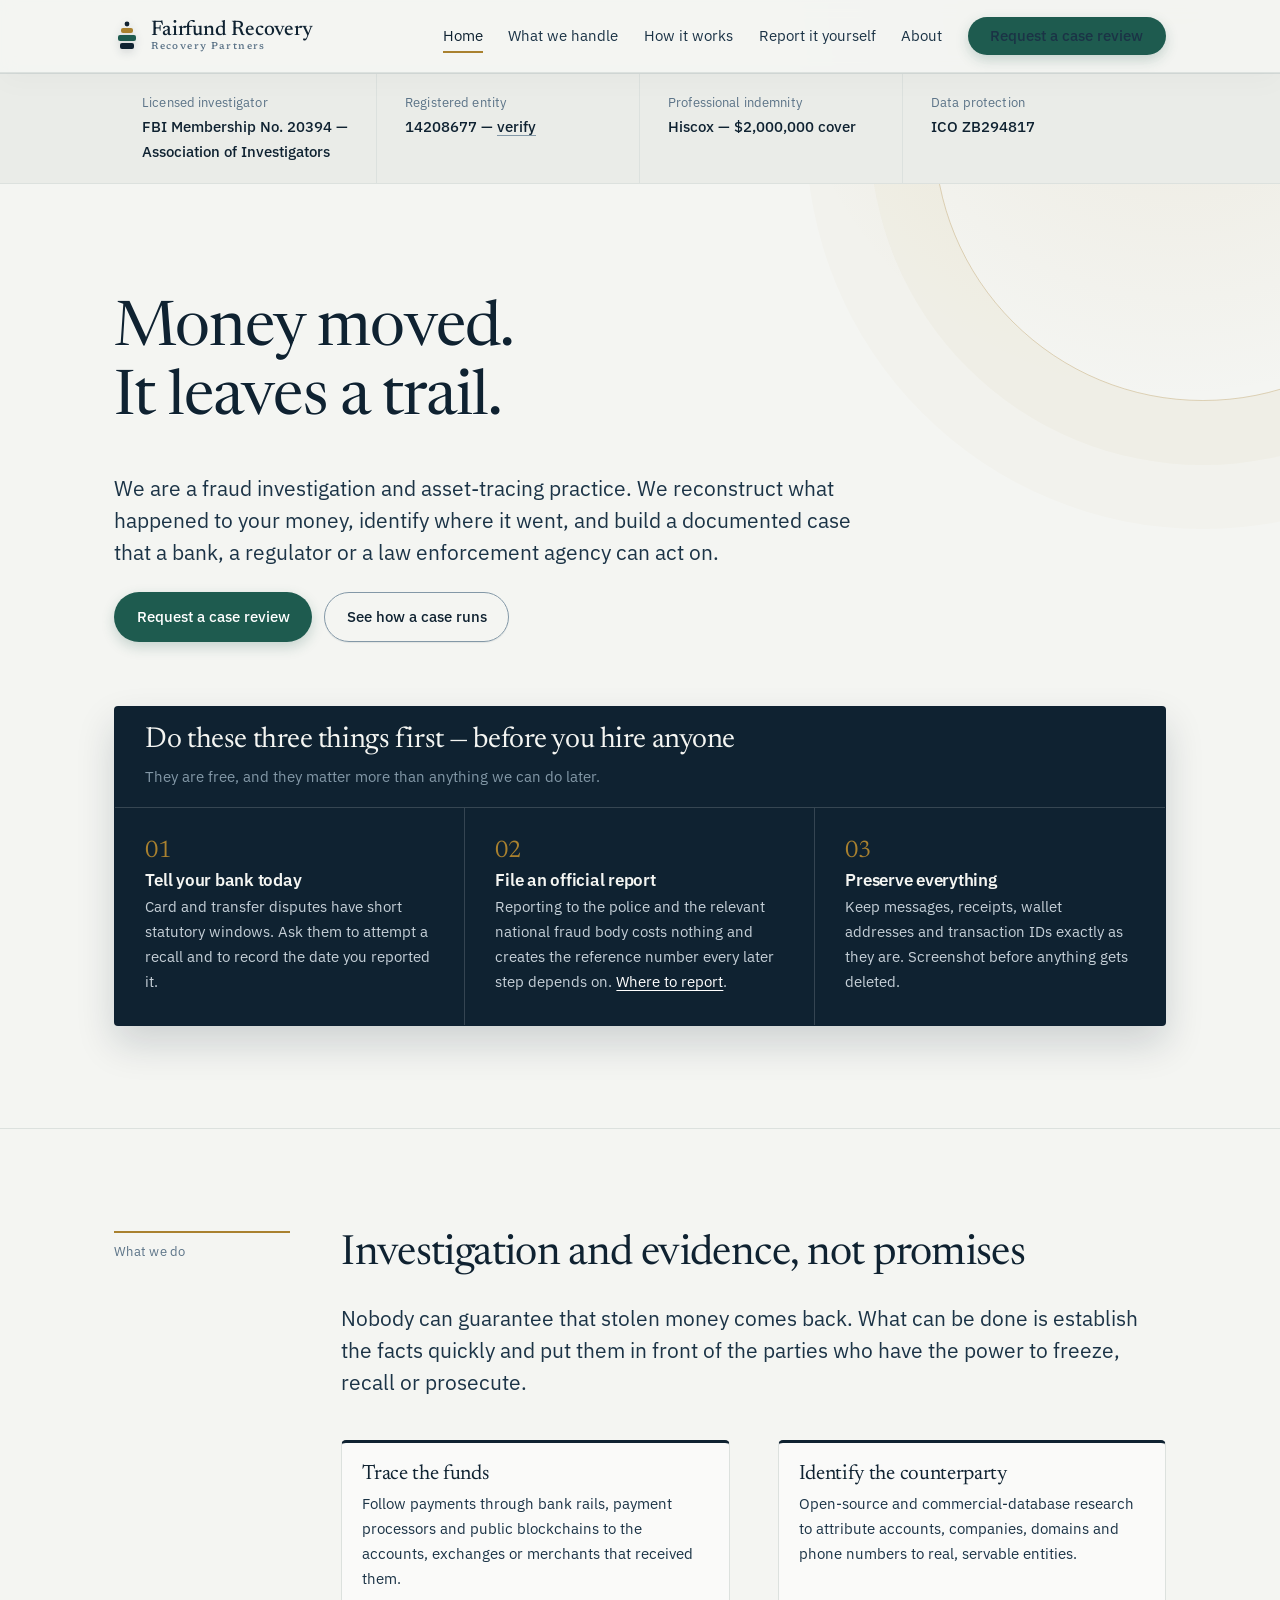
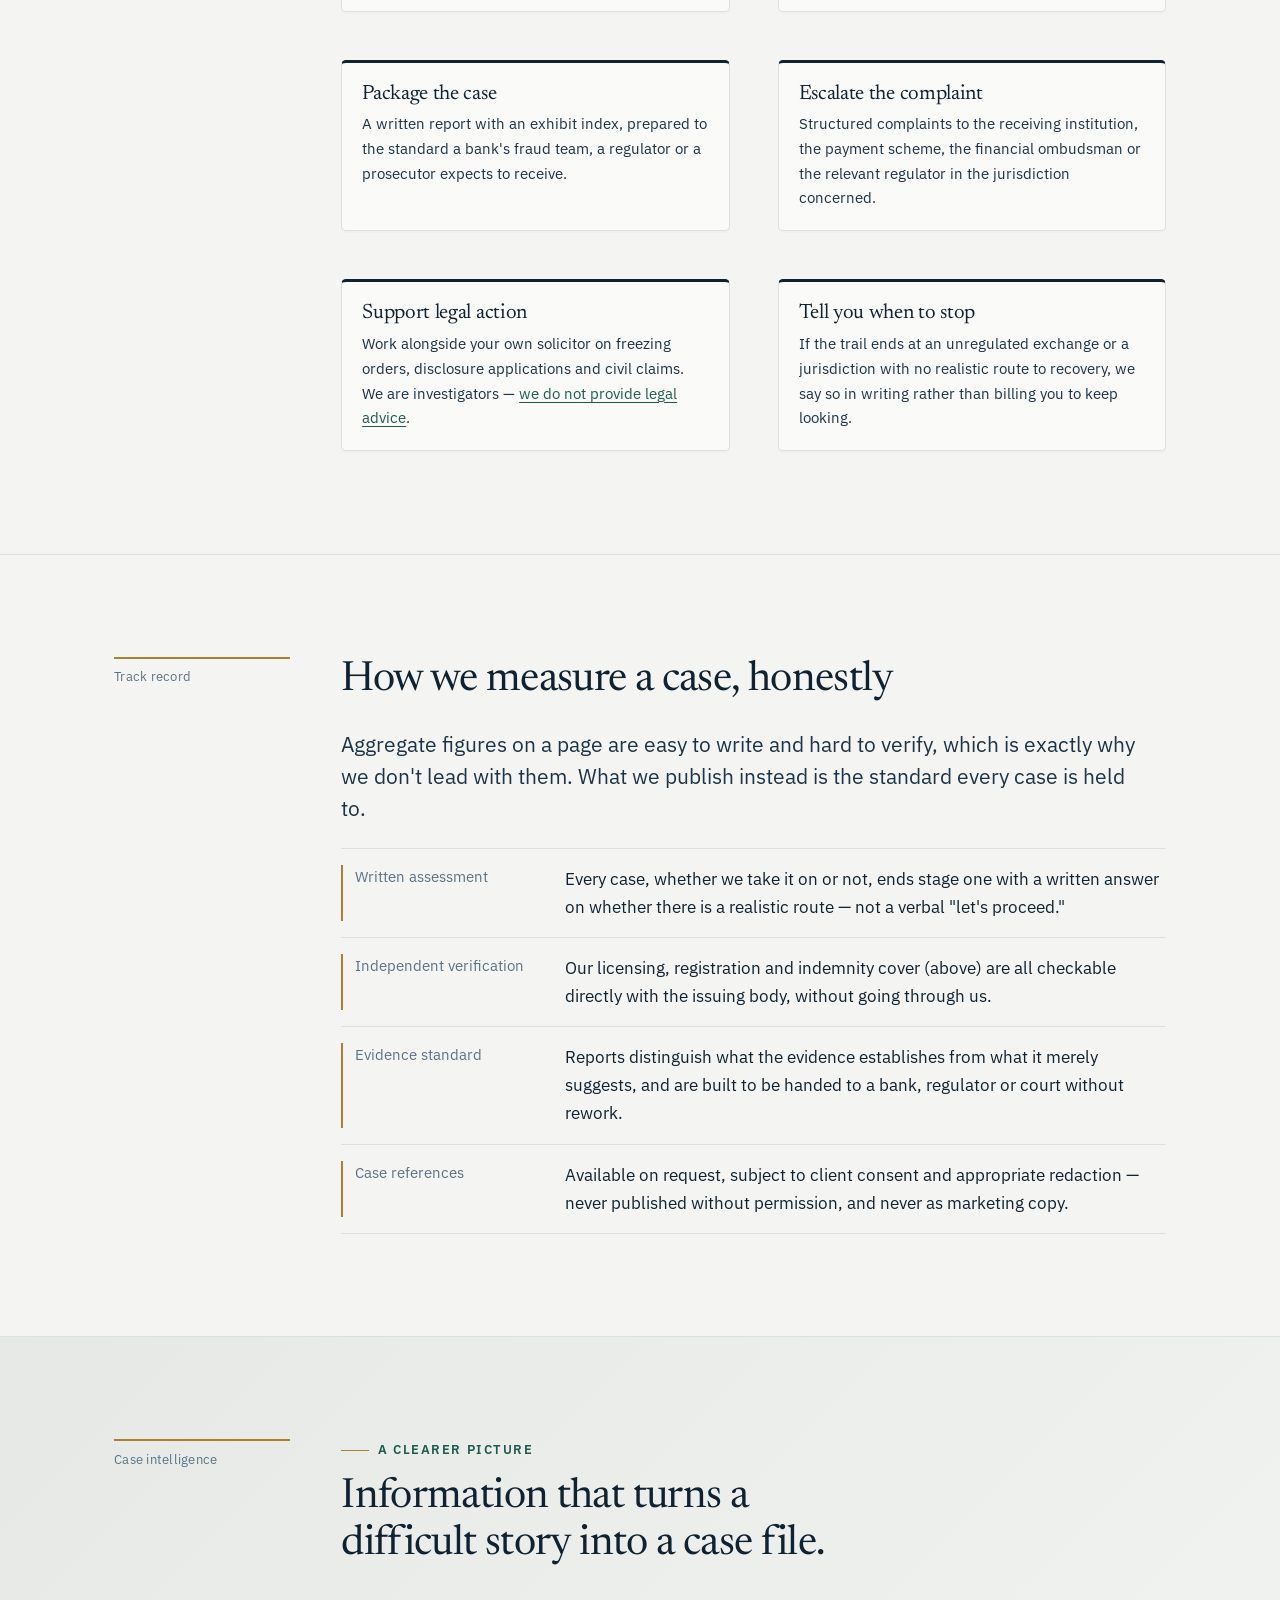
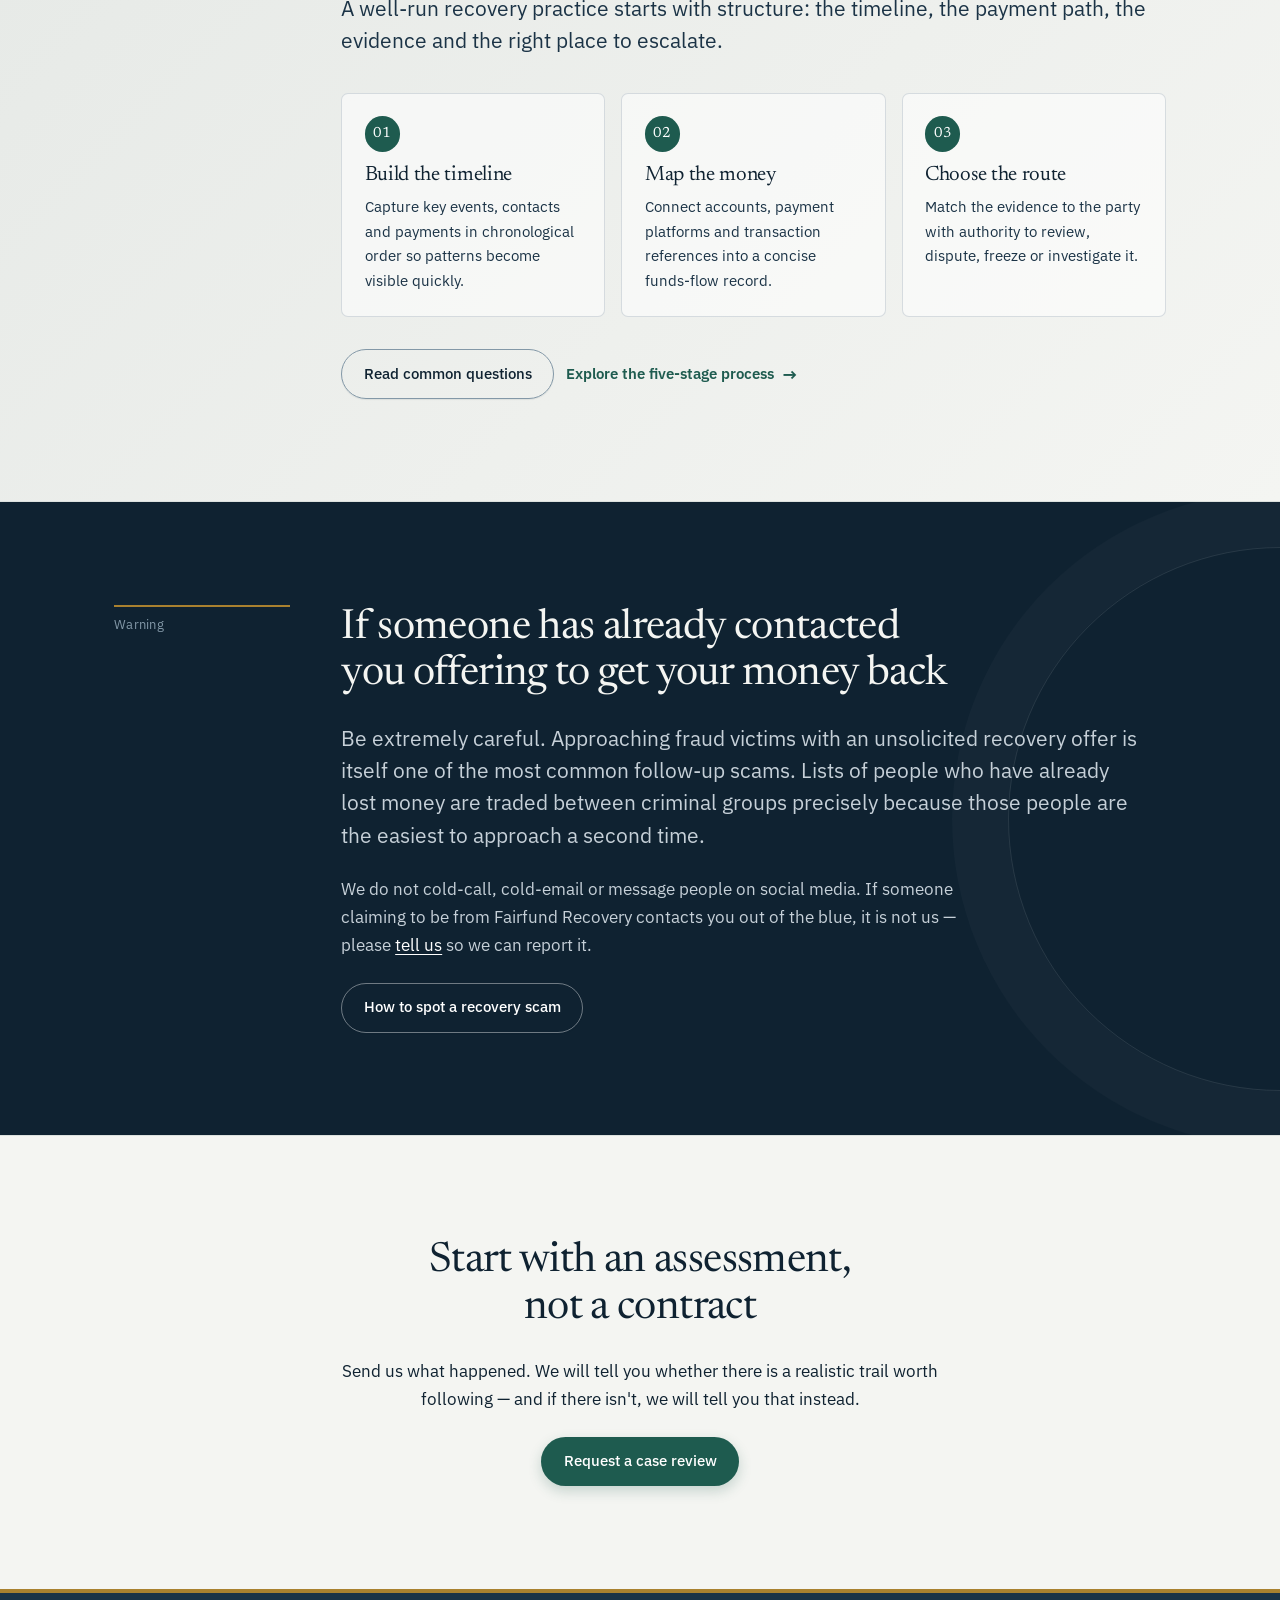
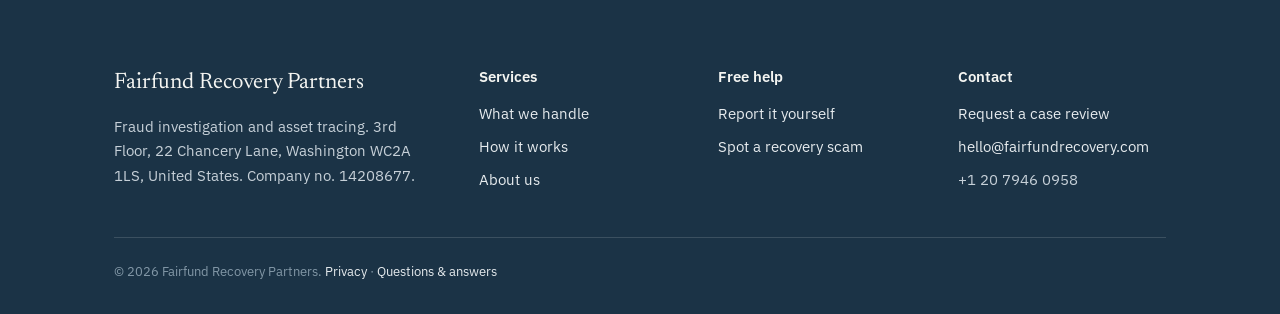
<file: index.html>
﻿<!DOCTYPE html>
<html lang="en">
<head>
<meta charset="utf-8">
<meta name="viewport" content="width=device-width, initial-scale=1">
<title>Fairfund Recovery Partners — Fraud investigation and asset tracing</title>
<meta name="description" content="Fairfund Recovery Partners investigates fraud losses, traces where money went, and builds the evidence banks, regulators and law enforcement need to act.">
<link rel="preconnect" href="https://fonts.googleapis.com">
<link rel="preconnect" href="https://fonts.gstatic.com" crossorigin>
<link href="https://fonts.googleapis.com/css2?family=IBM+Plex+Sans:wght@400;500;600&family=Newsreader:opsz,wght@6..72,300;6..72,400;6..72,500&display=swap" rel="stylesheet">
<link rel="stylesheet" href="assets/styles.css">
</head>
<body>
<a class="skip" href="#main">Skip to content</a>

<header class="masthead">
  <div class="wrap masthead__inner">
    <a class="brand" href="index.html">
      <svg class="brand__mark" viewBox="0 0 26 30" aria-hidden="true">
        <rect x="6" y="22" width="14" height="6" rx="2" fill="#0F2231"/>
        <rect x="4"  y="14" width="18" height="6" rx="2" fill="#1E5B4F"/>
        <rect x="7"  y="7"  width="12" height="5" rx="2" fill="#A9812F"/>
        <circle cx="13" cy="3" r="2.4" fill="#0F2231"/>
      </svg>
      <span class="brand__name">Fairfund Recovery<span>Recovery Partners</span></span>
    </a>

    <button class="nav-toggle" type="button" aria-expanded="false" aria-controls="site-nav">Menu</button>

    <nav class="nav" id="site-nav" aria-label="Main">
      <a href="index.html" aria-current="page">Home</a>
      <a href="services.html">What we handle</a>
      <a href="how-it-works.html">How it works</a>
      <a href="resources.html">Report it yourself</a>
      <a href="about.html">About</a>
      <a class="btn btn--solid" href="contact.html">Request a case review</a>
    </nav>
  </div>
</header>

<div class="creds">
  <div class="wrap creds__row">
    <div class="creds__item">
      <span class="k">Licensed investigator</span>
      <span class="v">FBI Membership No. 20394 — Association of Investigators</span>
    </div>
    <div class="creds__item">
      <span class="k">Registered entity</span>
      <span class="v">14208677 — <a href="about.html">verify</a></span>
    </div>
    <div class="creds__item">
      <span class="k">Professional indemnity</span>
      <span class="v">Hiscox — $2,000,000 cover</span>
    </div>
    <div class="creds__item">
      <span class="k">Data protection</span>
      <span class="v">ICO ZB294817</span>
    </div>
  </div>
</div>

<main id="main">

  <section class="hero">
    <div class="wrap">
      <h1 class="reveal">Money moved. It leaves a trail.</h1>
      <p class="lede reveal">We are a fraud investigation and asset-tracing practice. We reconstruct what happened to
        your money, identify where it went, and build a documented case that a bank, a regulator or a law
        enforcement agency can act on.</p>
      <div class="btn-row reveal">
        <a class="btn btn--solid" href="contact.html">Request a case review</a>
        <a class="btn btn--quiet" href="how-it-works.html">See how a case runs</a>
      </div>
    </div>
  </section>

  <section style="padding-top:0; border-top:0;">
    <div class="wrap">
      <div class="triage">
        <div class="triage__head">
          <h2>Do these three things first — before you hire anyone</h2>
          <p>They are free, and they matter more than anything we can do later.</p>
        </div>
        <ol class="triage__list">
          <li>
            <span class="n">01</span>
            <h3>Tell your bank today</h3>
            <p>Card and transfer disputes have short statutory windows. Ask them to attempt a recall and to
              record the date you reported it.</p>
          </li>
          <li>
            <span class="n">02</span>
            <h3>File an official report</h3>
            <p>Reporting to the police and the relevant national fraud body costs nothing and creates the reference
              number every later step depends on. <a href="resources.html">Where to report</a>.</p>
          </li>
          <li>
            <span class="n">03</span>
            <h3>Preserve everything</h3>
            <p>Keep messages, receipts, wallet addresses and transaction IDs exactly as they are. Screenshot before
              anything gets deleted.</p>
          </li>
        </ol>
      </div>
    </div>
  </section>

  <section>
    <div class="wrap docket">
      <p class="docket__aside">What we do</p>
      <div>
        <h2>Investigation and evidence, not promises</h2>
        <p class="lede">Nobody can guarantee that stolen money comes back. What can be done is establish the facts
          quickly and put them in front of the parties who have the power to freeze, recall or prosecute.</p>

        <div class="cols cols--3" style="margin-top:2.5rem">
          <div class="entry">
            <h3>Trace the funds</h3>
            <p>Follow payments through bank rails, payment processors and public blockchains to the accounts,
              exchanges or merchants that received them.</p>
          </div>
          <div class="entry">
            <h3>Identify the counterparty</h3>
            <p>Open-source and commercial-database research to attribute accounts, companies, domains and phone
              numbers to real, servable entities.</p>
          </div>
          <div class="entry">
            <h3>Package the case</h3>
            <p>A written report with an exhibit index, prepared to the standard a bank's fraud team, a regulator or
              a prosecutor expects to receive.</p>
          </div>
          <div class="entry">
            <h3>Escalate the complaint</h3>
            <p>Structured complaints to the receiving institution, the payment scheme, the financial ombudsman or
              the relevant regulator in the jurisdiction concerned.</p>
          </div>
          <div class="entry">
            <h3>Support legal action</h3>
            <p>Work alongside your own solicitor on freezing orders, disclosure applications and civil claims.
              We are investigators — <a href="about.html">we do not provide legal advice</a>.</p>
          </div>
          <div class="entry">
            <h3>Tell you when to stop</h3>
            <p>If the trail ends at an unregulated exchange or a jurisdiction with no realistic route to recovery,
              we say so in writing rather than billing you to keep looking.</p>
          </div>
        </div>
      </div>
    </div>
  </section>

  <section>
    <div class="wrap docket">
      <p class="docket__aside">Track record</p>
      <div>
        <h2>How we measure a case, honestly</h2>
        <p class="lede">Aggregate figures on a page are easy to write and hard to verify, which is exactly why we
          don't lead with them. What we publish instead is the standard every case is held to.</p>
        <dl class="kv">
          <div>
            <dt>Written assessment</dt>
            <dd>Every case, whether we take it on or not, ends stage one with a written answer on whether there is a
              realistic route — not a verbal "let's proceed."</dd>
          </div>
          <div>
            <dt>Independent verification</dt>
            <dd>Our licensing, registration and indemnity cover (above) are all checkable directly with the issuing
              body, without going through us.</dd>
          </div>
          <div>
            <dt>Evidence standard</dt>
            <dd>Reports distinguish what the evidence establishes from what it merely suggests, and are built to be
              handed to a bank, regulator or court without rework.</dd>
          </div>
          <div>
            <dt>Case references</dt>
            <dd>Available on request, subject to client consent and appropriate redaction — never published without
              permission, and never as marketing copy.</dd>
          </div>
        </dl>
      </div>
    </div>
  </section>

  <section class="insight-section">
    <div class="wrap docket">
      <p class="docket__aside">Case intelligence</p>
      <div>
        <p class="eyebrow">A clearer picture</p>
        <h2>Information that turns a difficult story into a case file.</h2>
        <p class="lede">A well-run recovery practice starts with structure: the timeline, the payment path, the evidence and the right place to escalate.</p>
        <div class="insight-grid">
          <article><span class="insight-icon">01</span><h3>Build the timeline</h3><p>Capture key events, contacts and payments in chronological order so patterns become visible quickly.</p></article>
          <article><span class="insight-icon">02</span><h3>Map the money</h3><p>Connect accounts, payment platforms and transaction references into a concise funds-flow record.</p></article>
          <article><span class="insight-icon">03</span><h3>Choose the route</h3><p>Match the evidence to the party with authority to review, dispute, freeze or investigate it.</p></article>
        </div>
        <div class="btn-row" style="margin-top:2rem"><a class="btn btn--quiet" href="faq.html">Read common questions</a><a class="text-link" href="how-it-works.html">Explore the five-stage process <span aria-hidden="true">→</span></a></div>
      </div>
    </div>
  </section>
  <section class="band">
    <div class="wrap docket">
      <p class="docket__aside" style="color:var(--slate-lt)">Warning</p>
      <div>
        <h2>If someone has already contacted you offering to get your money back</h2>
        <p class="lede">Be extremely careful. Approaching fraud victims with an unsolicited recovery offer is itself
          one of the most common follow-up scams. Lists of people who have already lost money are traded between
          criminal groups precisely because those people are the easiest to approach a second time.</p>
        <p>We do not cold-call, cold-email or message people on social media. If someone claiming to be from Fairfund Recovery
          contacts you out of the blue, it is not us — please <a href="contact.html">tell us</a> so we can report it.</p>
        <div class="btn-row" style="margin-top:1.5rem">
          <a class="btn btn--quiet" href="resources.html">How to spot a recovery scam</a>
        </div>
      </div>
    </div>
  </section>

  <section>
    <div class="narrow" style="text-align:center">
      <h2>Start with an assessment, not a contract</h2>
      <p style="margin-inline:auto">Send us what happened. We will tell you whether there is a realistic trail worth
        following — and if there isn't, we will tell you that instead.</p>
      <div class="btn-row" style="justify-content:center; margin-top:1.5rem">
        <a class="btn btn--solid" href="contact.html">Request a case review</a>
      </div>
    </div>
  </section>

</main>

<footer class="foot">
  <div class="wrap">
    <div class="foot__grid">
      <div>
        <h4>Fairfund Recovery Partners</h4>
        <p style="max-width:34ch">Fraud investigation and asset tracing. 3rd Floor, 22 Chancery Lane, Washington WC2A 1LS, United States. Company no. 14208677.</p>
      </div>
      <div>
        <h4>Services</h4>
        <ul>
          <li><a href="services.html">What we handle</a></li>
          <li><a href="how-it-works.html">How it works</a></li>
          <li><a href="about.html">About us</a></li>
        </ul>
      </div>
      <div>
        <h4>Free help</h4>
        <ul>
          <li><a href="resources.html">Report it yourself</a></li>
          <li><a href="resources.html#recovery-scams">Spot a recovery scam</a></li>
        </ul>
      </div>
      <div>
        <h4>Contact</h4>
        <ul>
          <li><a href="contact.html">Request a case review</a></li>
          <li><a href="mailto:hello@fairfundrecovery.com">hello@fairfundrecovery.com</a></li>
          <li>+1 20 7946 0958</li>
        </ul>
      </div>
    </div>
    <div class="foot__legal">
      <p>© 2026 Fairfund Recovery Partners. <a href="privacy.html">Privacy</a> · <a href="faq.html">Questions &amp; answers</a></p>
    </div>
  </div>
</footer>

<script src="assets/site.js"></script>
</body>
</html>
</file>
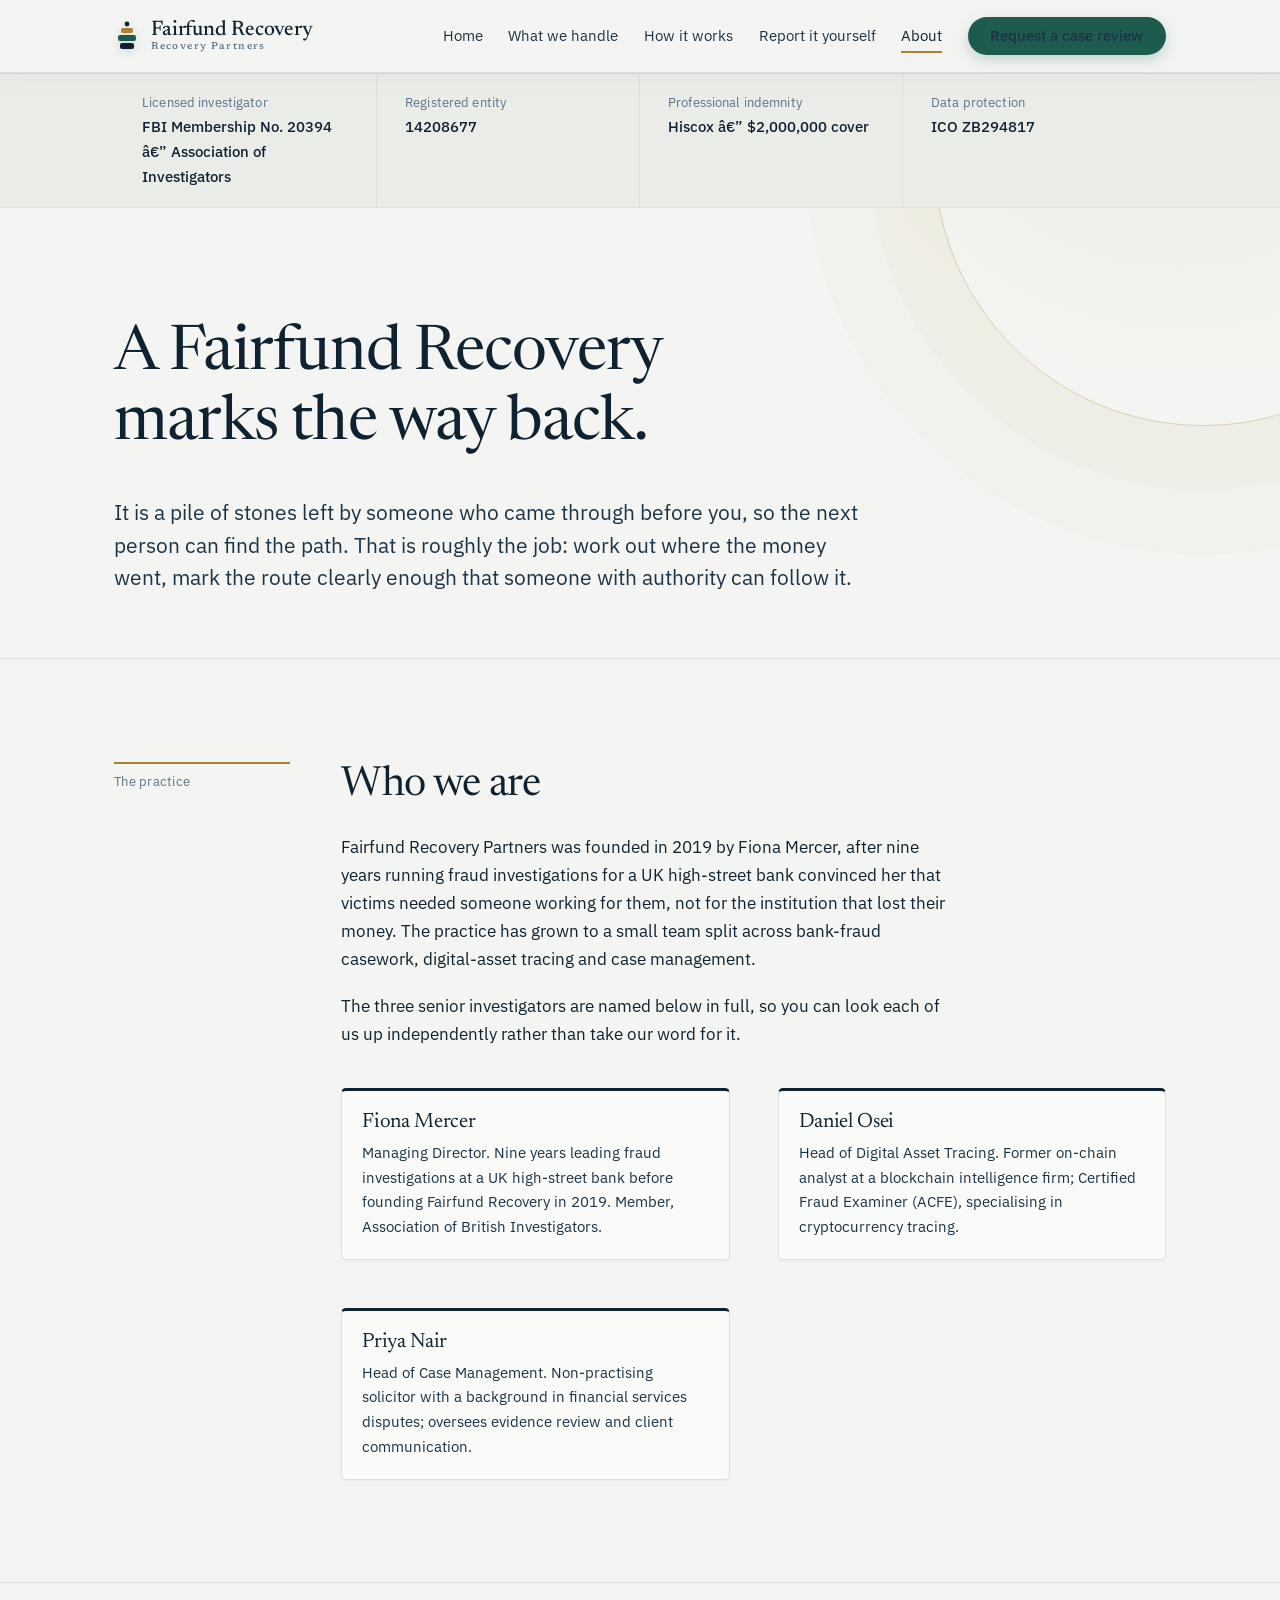
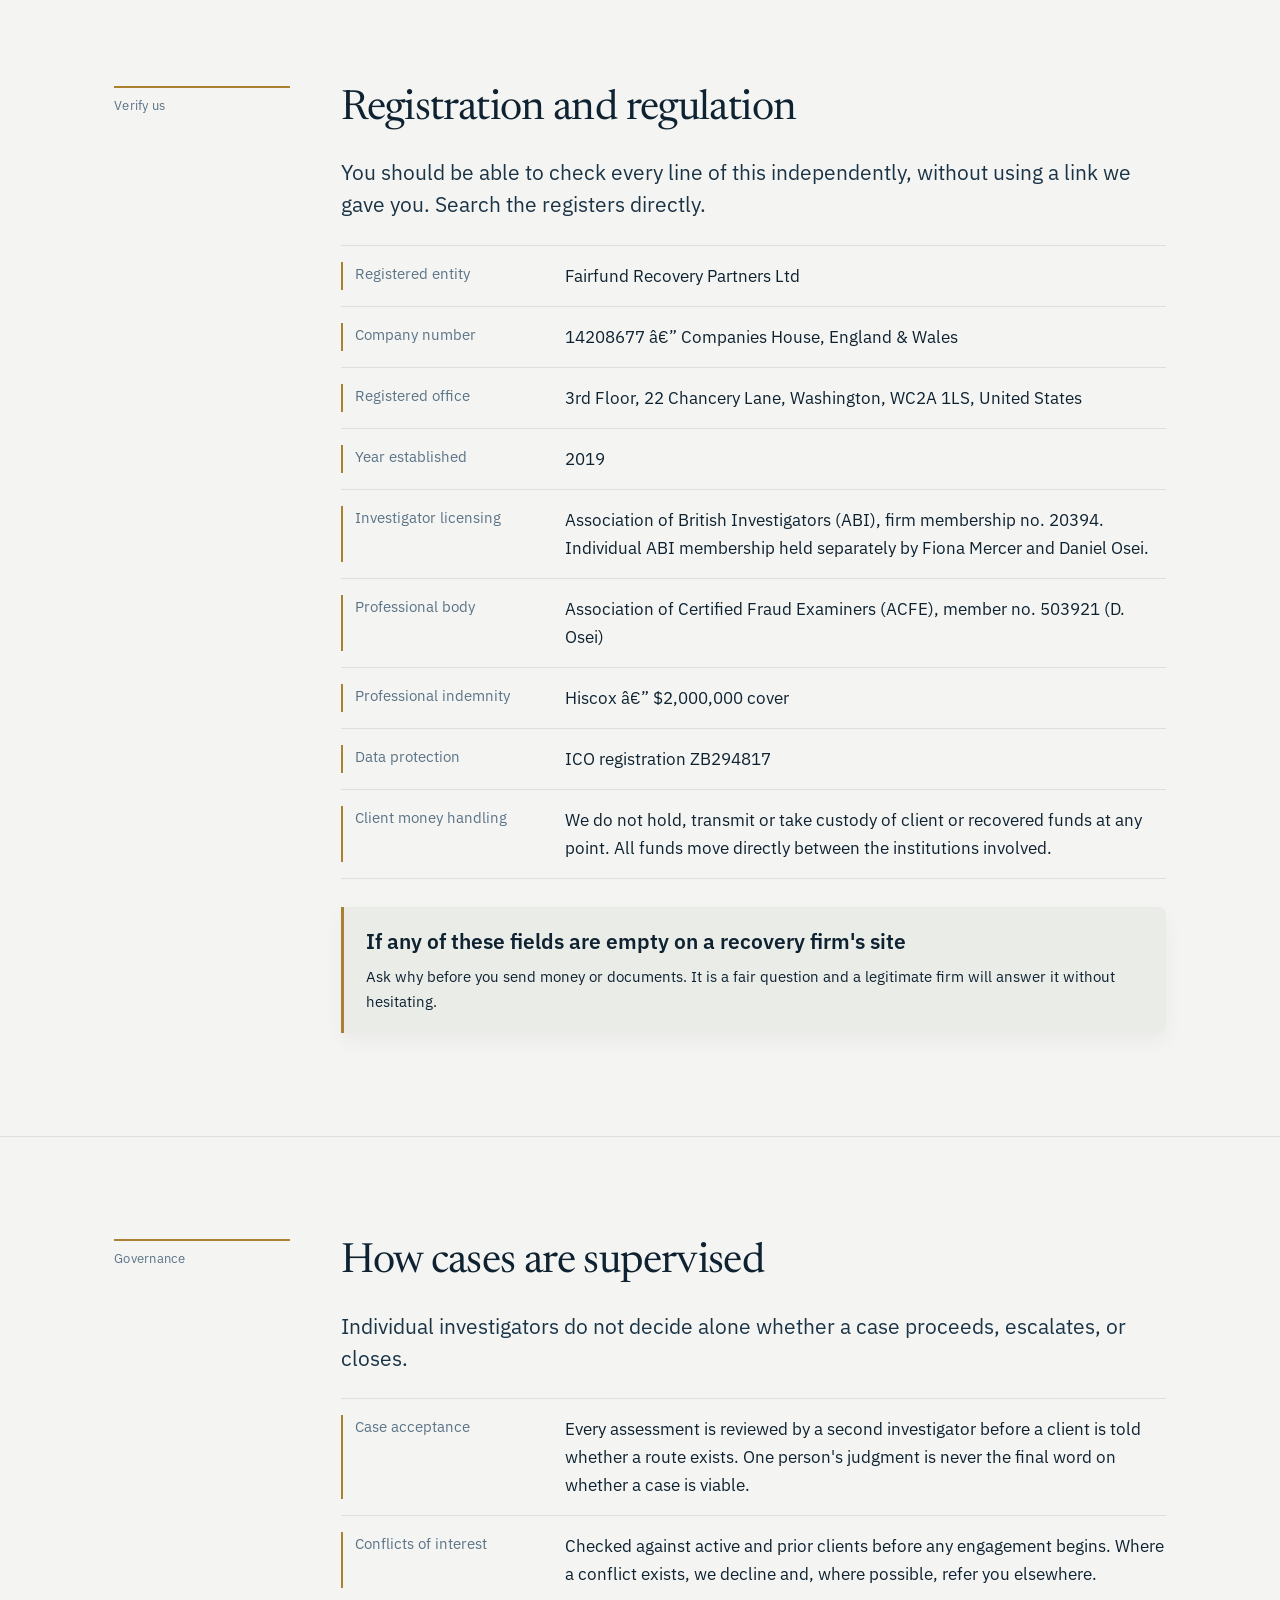
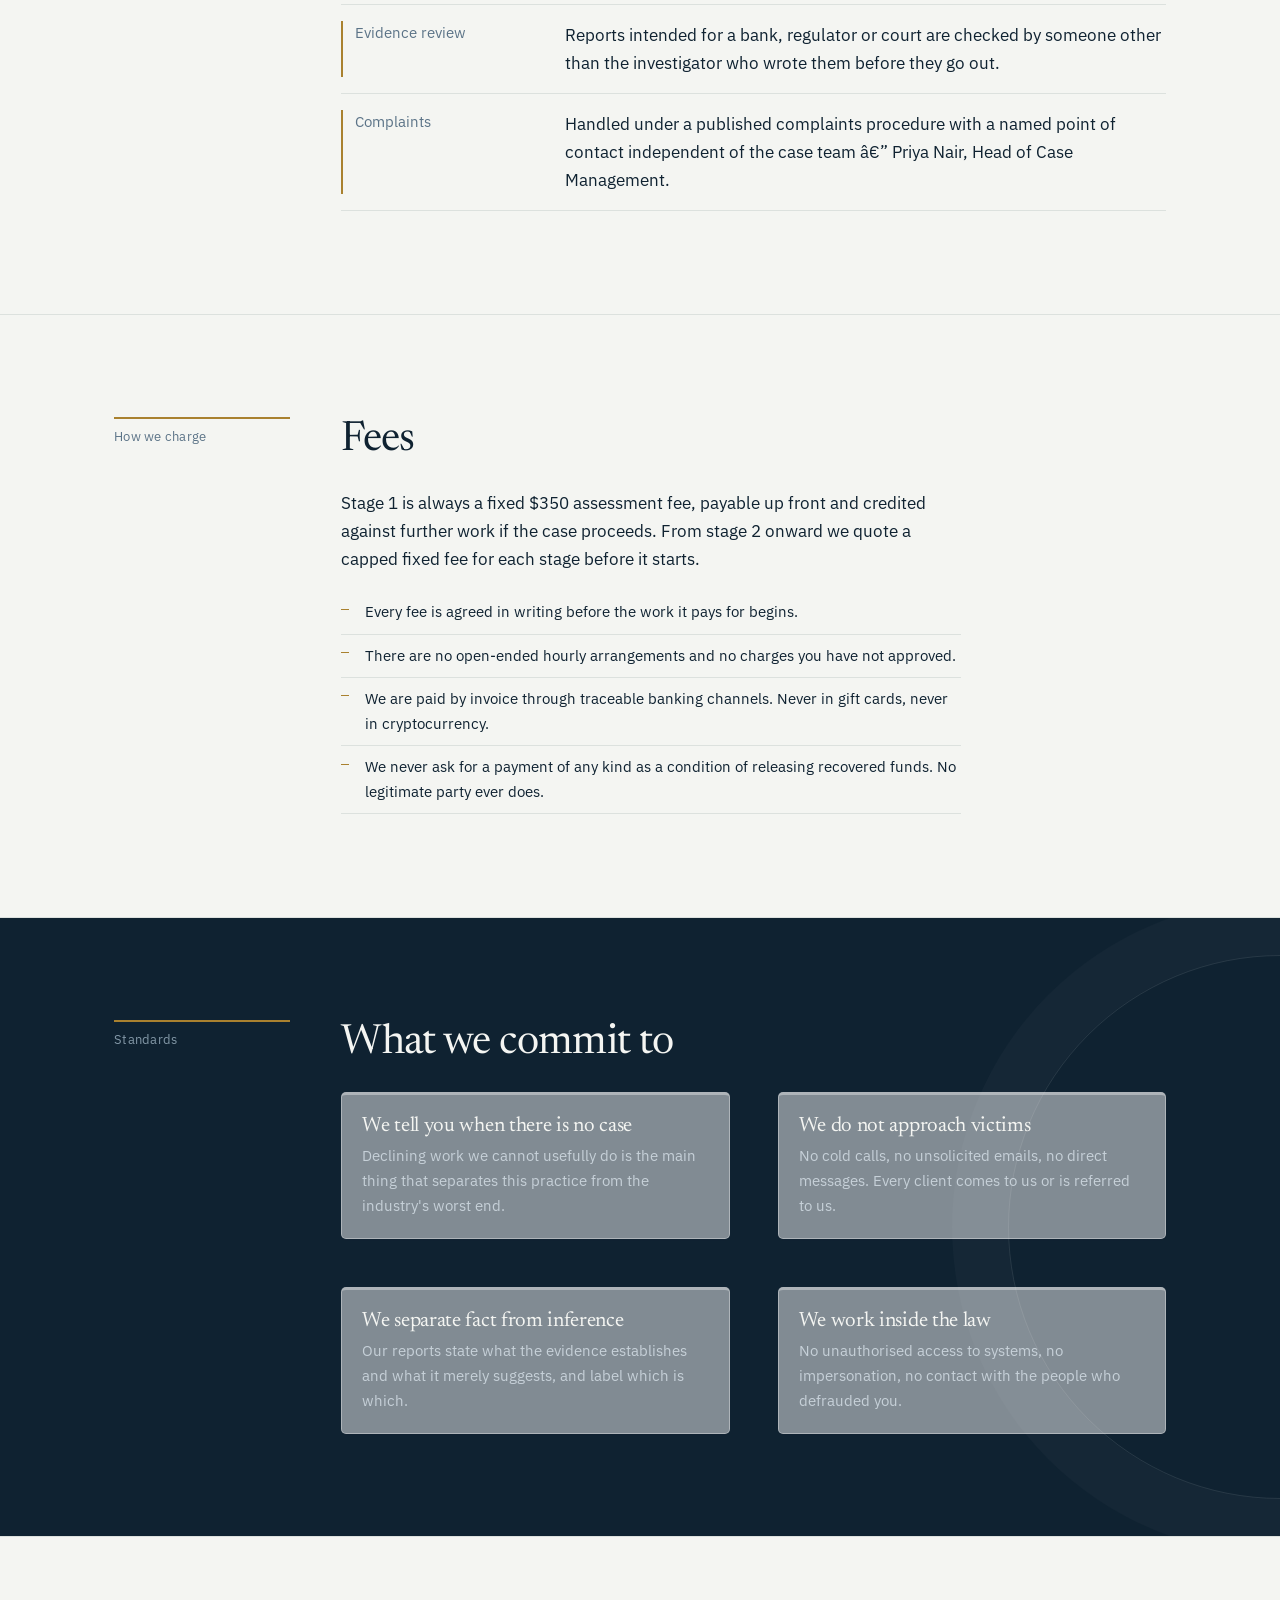
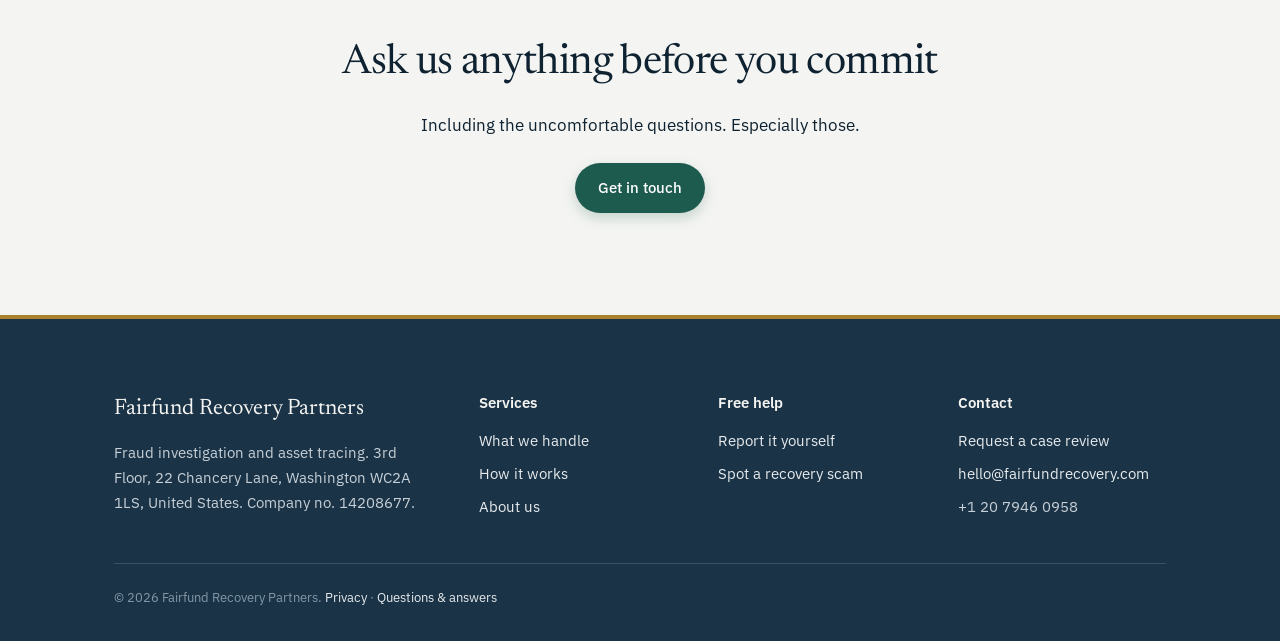
<file: about.html>
﻿<!DOCTYPE html>
<html lang="en">
<head>
<meta charset="utf-8">
<meta name="viewport" content="width=device-width, initial-scale=1">
<title>About â€” Fairfund Recovery Partners</title>
<meta name="description" content="Who we are, how we are regulated, how we charge, and the standards we hold ourselves to.">
<link rel="preconnect" href="https://fonts.googleapis.com">
<link rel="preconnect" href="https://fonts.gstatic.com" crossorigin>
<link href="https://fonts.googleapis.com/css2?family=IBM+Plex+Sans:wght@400;500;600&family=Newsreader:opsz,wght@6..72,300;6..72,400;6..72,500&display=swap" rel="stylesheet">
<link rel="stylesheet" href="assets/styles.css">
</head>
<body>
<a class="skip" href="#main">Skip to content</a>

<header class="masthead">
  <div class="wrap masthead__inner">
    <a class="brand" href="index.html">
      <svg class="brand__mark" viewBox="0 0 26 30" aria-hidden="true">
        <rect x="6" y="22" width="14" height="6" rx="2" fill="#0F2231"/>
        <rect x="4"  y="14" width="18" height="6" rx="2" fill="#1E5B4F"/>
        <rect x="7"  y="7"  width="12" height="5" rx="2" fill="#A9812F"/>
        <circle cx="13" cy="3" r="2.4" fill="#0F2231"/>
      </svg>
      <span class="brand__name">Fairfund Recovery<span>Recovery Partners</span></span>
    </a>
    <button class="nav-toggle" type="button" aria-expanded="false" aria-controls="site-nav">Menu</button>
    <nav class="nav" id="site-nav" aria-label="Main">
      <a href="index.html">Home</a>
      <a href="services.html">What we handle</a>
      <a href="how-it-works.html">How it works</a>
      <a href="resources.html">Report it yourself</a>
      <a href="about.html" aria-current="page">About</a>
      <a class="btn btn--solid" href="contact.html">Request a case review</a>
    </nav>
  </div>
</header>

<div class="creds">
  <div class="wrap creds__row">
    <div class="creds__item"><span class="k">Licensed investigator</span><span class="v">FBI Membership No. 20394 â€” Association of Investigators</span></div>
    <div class="creds__item"><span class="k">Registered entity</span><span class="v">14208677</span></div>
    <div class="creds__item"><span class="k">Professional indemnity</span><span class="v">Hiscox â€” $2,000,000 cover</span></div>
    <div class="creds__item"><span class="k">Data protection</span><span class="v">ICO ZB294817</span></div>
  </div>
</div>

<main id="main">

  <section class="hero">
    <div class="wrap">
      <h1>A Fairfund Recovery marks the way back.</h1>
      <p class="lede">It is a pile of stones left by someone who came through before you, so the next person can find
        the path. That is roughly the job: work out where the money went, mark the route clearly enough that someone
        with authority can follow it.</p>
    </div>
  </section>

  <section>
    <div class="wrap docket">
      <p class="docket__aside">The practice</p>
      <div>
        <h2>Who we are</h2>
        <p>Fairfund Recovery Partners was founded in 2019 by Fiona Mercer, after nine years running fraud investigations
          for a UK high-street bank convinced her that victims needed someone working for them, not for the
          institution that lost their money. The practice has grown to a small team split across bank-fraud
          casework, digital-asset tracing and case management.</p>
        <p>The three senior investigators are named below in full, so you can look each of us up independently
          rather than take our word for it.</p>

        <div class="cols cols--3" style="margin-top:2.5rem">
          <div class="entry">
            <h3>Fiona Mercer</h3>
            <p>Managing Director. Nine years leading fraud investigations at a UK high-street bank before founding
              Fairfund Recovery in 2019. Member, Association of British Investigators.</p>
          </div>
          <div class="entry">
            <h3>Daniel Osei</h3>
            <p>Head of Digital Asset Tracing. Former on-chain analyst at a blockchain intelligence firm; Certified
              Fraud Examiner (ACFE), specialising in cryptocurrency tracing.</p>
          </div>
          <div class="entry">
            <h3>Priya Nair</h3>
            <p>Head of Case Management. Non-practising solicitor with a background in financial services disputes;
              oversees evidence review and client communication.</p>
          </div>
        </div>
      </div>
    </div>
  </section>

  <section>
    <div class="wrap docket">
      <p class="docket__aside">Verify us</p>
      <div>
        <h2>Registration and regulation</h2>
        <p class="lede">You should be able to check every line of this independently, without using a link we gave
          you. Search the registers directly.</p>
        <dl class="kv">
          <div><dt>Registered entity</dt><dd>Fairfund Recovery Partners Ltd</dd></div>
          <div><dt>Company number</dt><dd>14208677 â€” Companies House, England &amp; Wales</dd></div>
          <div><dt>Registered office</dt><dd>3rd Floor, 22 Chancery Lane, Washington, WC2A 1LS, United States</dd></div>
          <div><dt>Year established</dt><dd>2019</dd></div>
          <div><dt>Investigator licensing</dt><dd>Association of British Investigators (ABI), firm membership no. 20394. Individual ABI membership held separately by Fiona Mercer and Daniel Osei.</dd></div>
          <div><dt>Professional body</dt><dd>Association of Certified Fraud Examiners (ACFE), member no. 503921 (D. Osei)</dd></div>
          <div><dt>Professional indemnity</dt><dd>Hiscox â€” $2,000,000 cover</dd></div>
          <div><dt>Data protection</dt><dd>ICO registration ZB294817</dd></div>
          <div><dt>Client money handling</dt><dd>We do not hold, transmit or take custody of client or recovered funds at any point. All funds move directly between the institutions involved.</dd></div>
        </dl>
        <div class="note" style="margin-top:1.75rem">
          <h4>If any of these fields are empty on a recovery firm's site</h4>
          <p>Ask why before you send money or documents. It is a fair question and a legitimate firm will answer it
            without hesitating.</p>
        </div>
      </div>
    </div>
  </section>

  <section>
    <div class="wrap docket">
      <p class="docket__aside">Governance</p>
      <div>
        <h2>How cases are supervised</h2>
        <p class="lede">Individual investigators do not decide alone whether a case proceeds, escalates, or closes.</p>
        <dl class="kv">
          <div>
            <dt>Case acceptance</dt>
            <dd>Every assessment is reviewed by a second investigator before a client is told whether a route
              exists. One person's judgment is never the final word on whether a case is viable.</dd>
          </div>
          <div>
            <dt>Conflicts of interest</dt>
            <dd>Checked against active and prior clients before any engagement begins. Where a conflict exists, we
              decline and, where possible, refer you elsewhere.</dd>
          </div>
          <div>
            <dt>Evidence review</dt>
            <dd>Reports intended for a bank, regulator or court are checked by someone other than the investigator
              who wrote them before they go out.</dd>
          </div>
          <div>
            <dt>Complaints</dt>
            <dd>Handled under a published complaints procedure with a named point of contact independent of the
              case team â€” Priya Nair, Head of Case Management.</dd>
          </div>
        </dl>
      </div>
    </div>
  </section>

  <section>
    <div class="wrap docket">
      <p class="docket__aside">How we charge</p>
      <div>
        <h2>Fees</h2>
        <p>Stage 1 is always a fixed $350 assessment fee, payable up front and credited against further work if the
          case proceeds. From stage 2 onward we quote a capped fixed fee for each stage before it starts.</p>
        <ul class="list-plain">
          <li>Every fee is agreed in writing before the work it pays for begins.</li>
          <li>There are no open-ended hourly arrangements and no charges you have not approved.</li>
          <li>We are paid by invoice through traceable banking channels. Never in gift cards, never in cryptocurrency.</li>
          <li>We never ask for a payment of any kind as a condition of releasing recovered funds. No legitimate party ever does.</li>
        </ul>
      </div>
    </div>
  </section>

  <section class="band">
    <div class="wrap docket">
      <p class="docket__aside" style="color:var(--slate-lt)">Standards</p>
      <div>
        <h2>What we commit to</h2>
        <div class="cols cols--2" style="margin-top:1.5rem">
          <div class="entry" style="border-color:rgba(255,255,255,.35)">
            <h3 style="color:var(--paper)">We tell you when there is no case</h3>
            <p style="color:#C6D0D8">Declining work we cannot usefully do is the main thing that separates this
              practice from the industry's worst end.</p>
          </div>
          <div class="entry" style="border-color:rgba(255,255,255,.35)">
            <h3 style="color:var(--paper)">We do not approach victims</h3>
            <p style="color:#C6D0D8">No cold calls, no unsolicited emails, no direct messages. Every client comes to
              us or is referred to us.</p>
          </div>
          <div class="entry" style="border-color:rgba(255,255,255,.35)">
            <h3 style="color:var(--paper)">We separate fact from inference</h3>
            <p style="color:#C6D0D8">Our reports state what the evidence establishes and what it merely suggests,
              and label which is which.</p>
          </div>
          <div class="entry" style="border-color:rgba(255,255,255,.35)">
            <h3 style="color:var(--paper)">We work inside the law</h3>
            <p style="color:#C6D0D8">No unauthorised access to systems, no impersonation, no contact with the
              people who defrauded you.</p>
          </div>
        </div>
      </div>
    </div>
  </section>

  <section>
    <div class="narrow" style="text-align:center">
      <h2>Ask us anything before you commit</h2>
      <p style="margin-inline:auto">Including the uncomfortable questions. Especially those.</p>
      <div class="btn-row" style="justify-content:center; margin-top:1.5rem">
        <a class="btn btn--solid" href="contact.html">Get in touch</a>
      </div>
    </div>
  </section>

</main>

<footer class="foot">
  <div class="wrap">
    <div class="foot__grid">
      <div>
        <h4>Fairfund Recovery Partners</h4>
        <p style="max-width:34ch">Fraud investigation and asset tracing. 3rd Floor, 22 Chancery Lane, Washington WC2A 1LS, United States. Company no. 14208677.</p>
      </div>
      <div>
        <h4>Services</h4>
        <ul>
          <li><a href="services.html">What we handle</a></li>
          <li><a href="how-it-works.html">How it works</a></li>
          <li><a href="about.html">About us</a></li>
        </ul>
      </div>
      <div>
        <h4>Free help</h4>
        <ul>
          <li><a href="resources.html">Report it yourself</a></li>
          <li><a href="resources.html#recovery-scams">Spot a recovery scam</a></li>
        </ul>
      </div>
      <div>
        <h4>Contact</h4>
        <ul>
          <li><a href="contact.html">Request a case review</a></li>
          <li><a href="mailto:hello@fairfundrecovery.com">hello@fairfundrecovery.com</a></li>
          <li>+1 20 7946 0958</li>
        </ul>
      </div>
    </div>
    <div class="foot__legal">
      <p>© 2026 Fairfund Recovery Partners. <a href="privacy.html">Privacy</a> · <a href="faq.html">Questions &amp; answers</a></p>
    </div>
  </div>
</footer>

<script src="assets/site.js"></script>
</body>
</html>
</file>
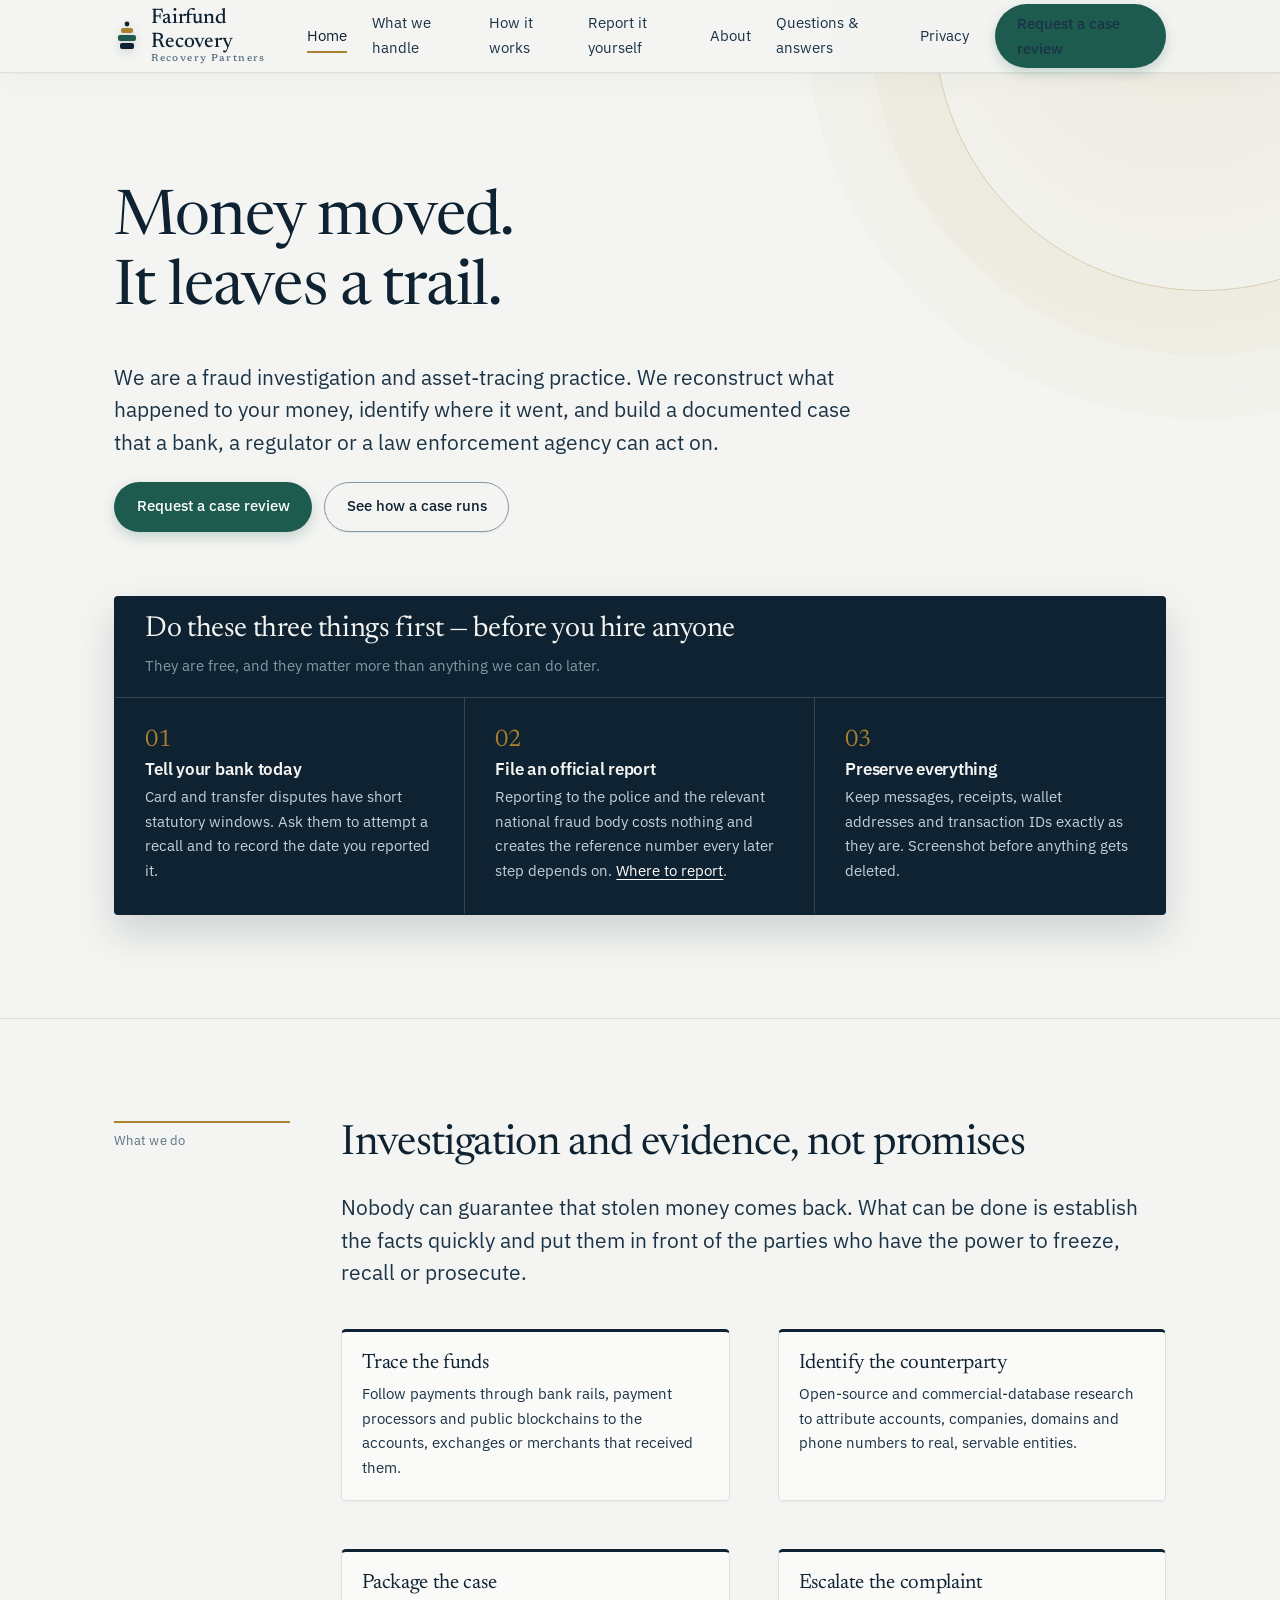
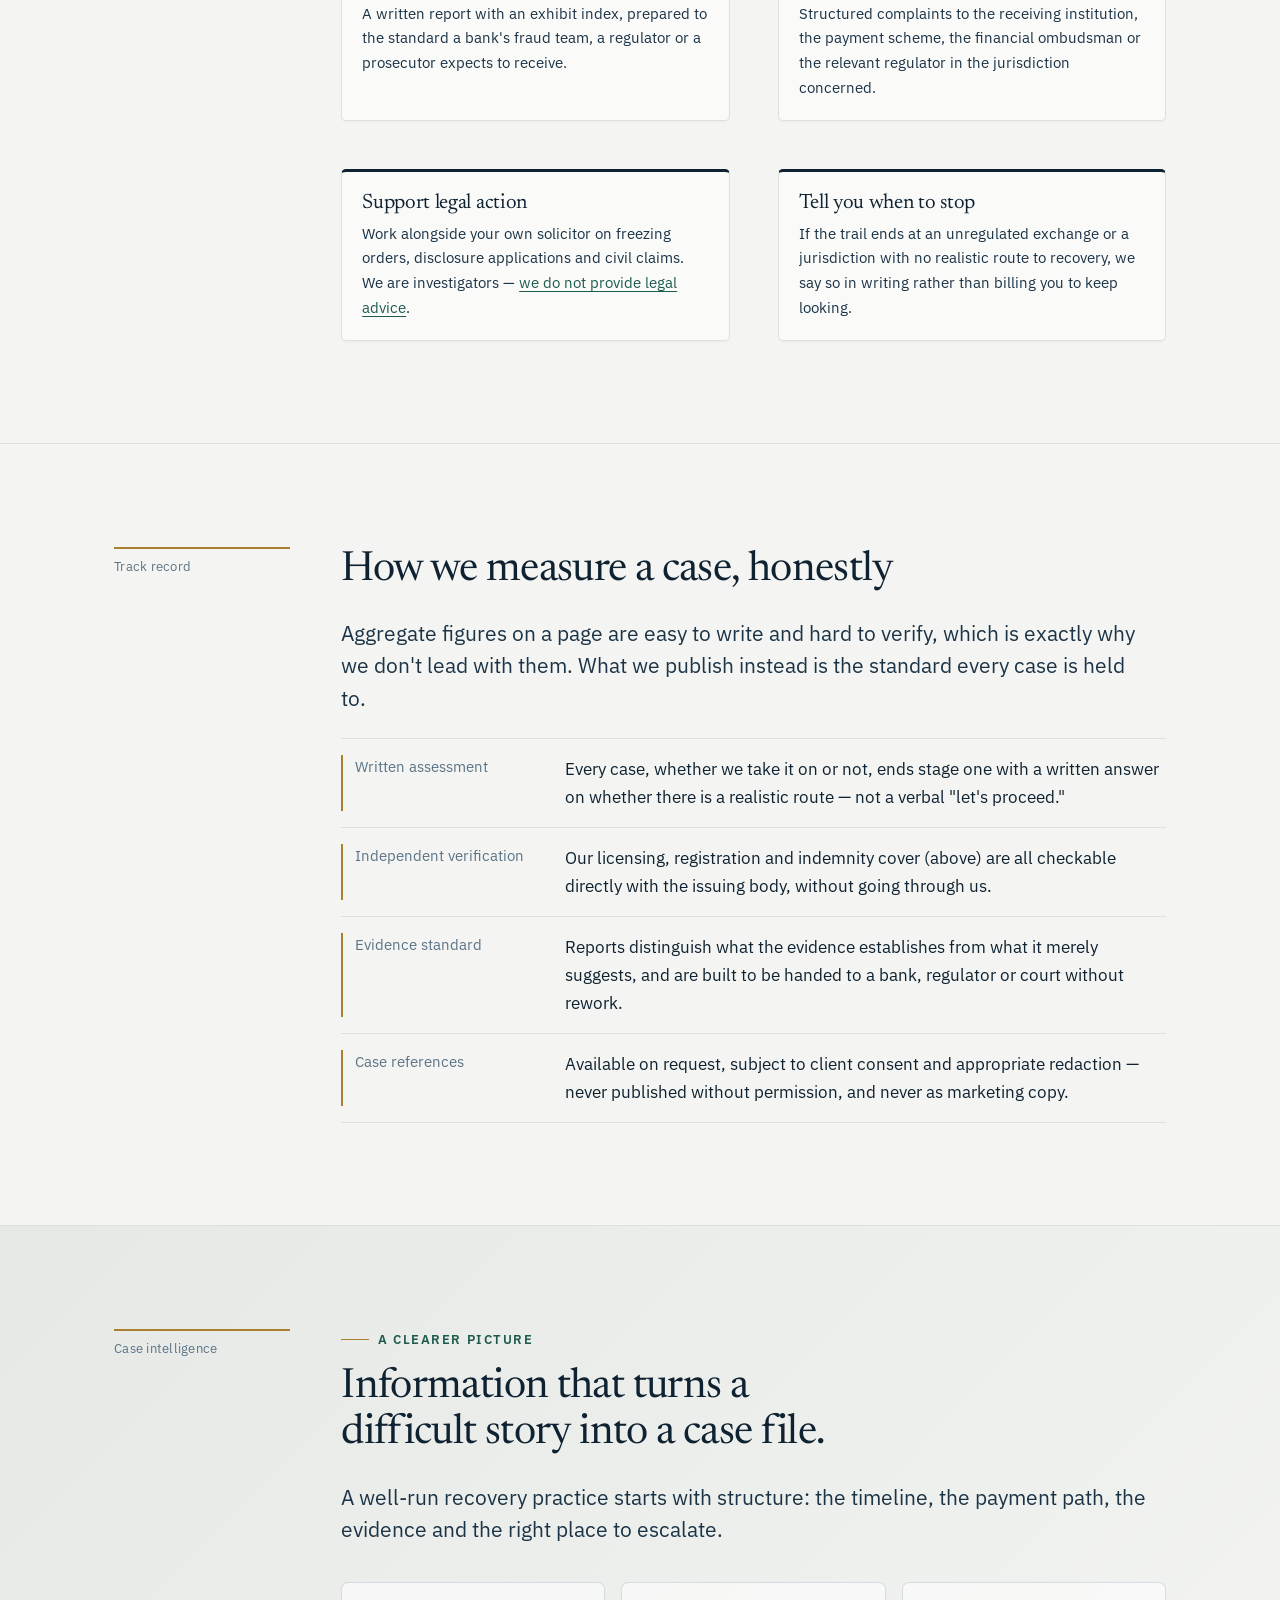
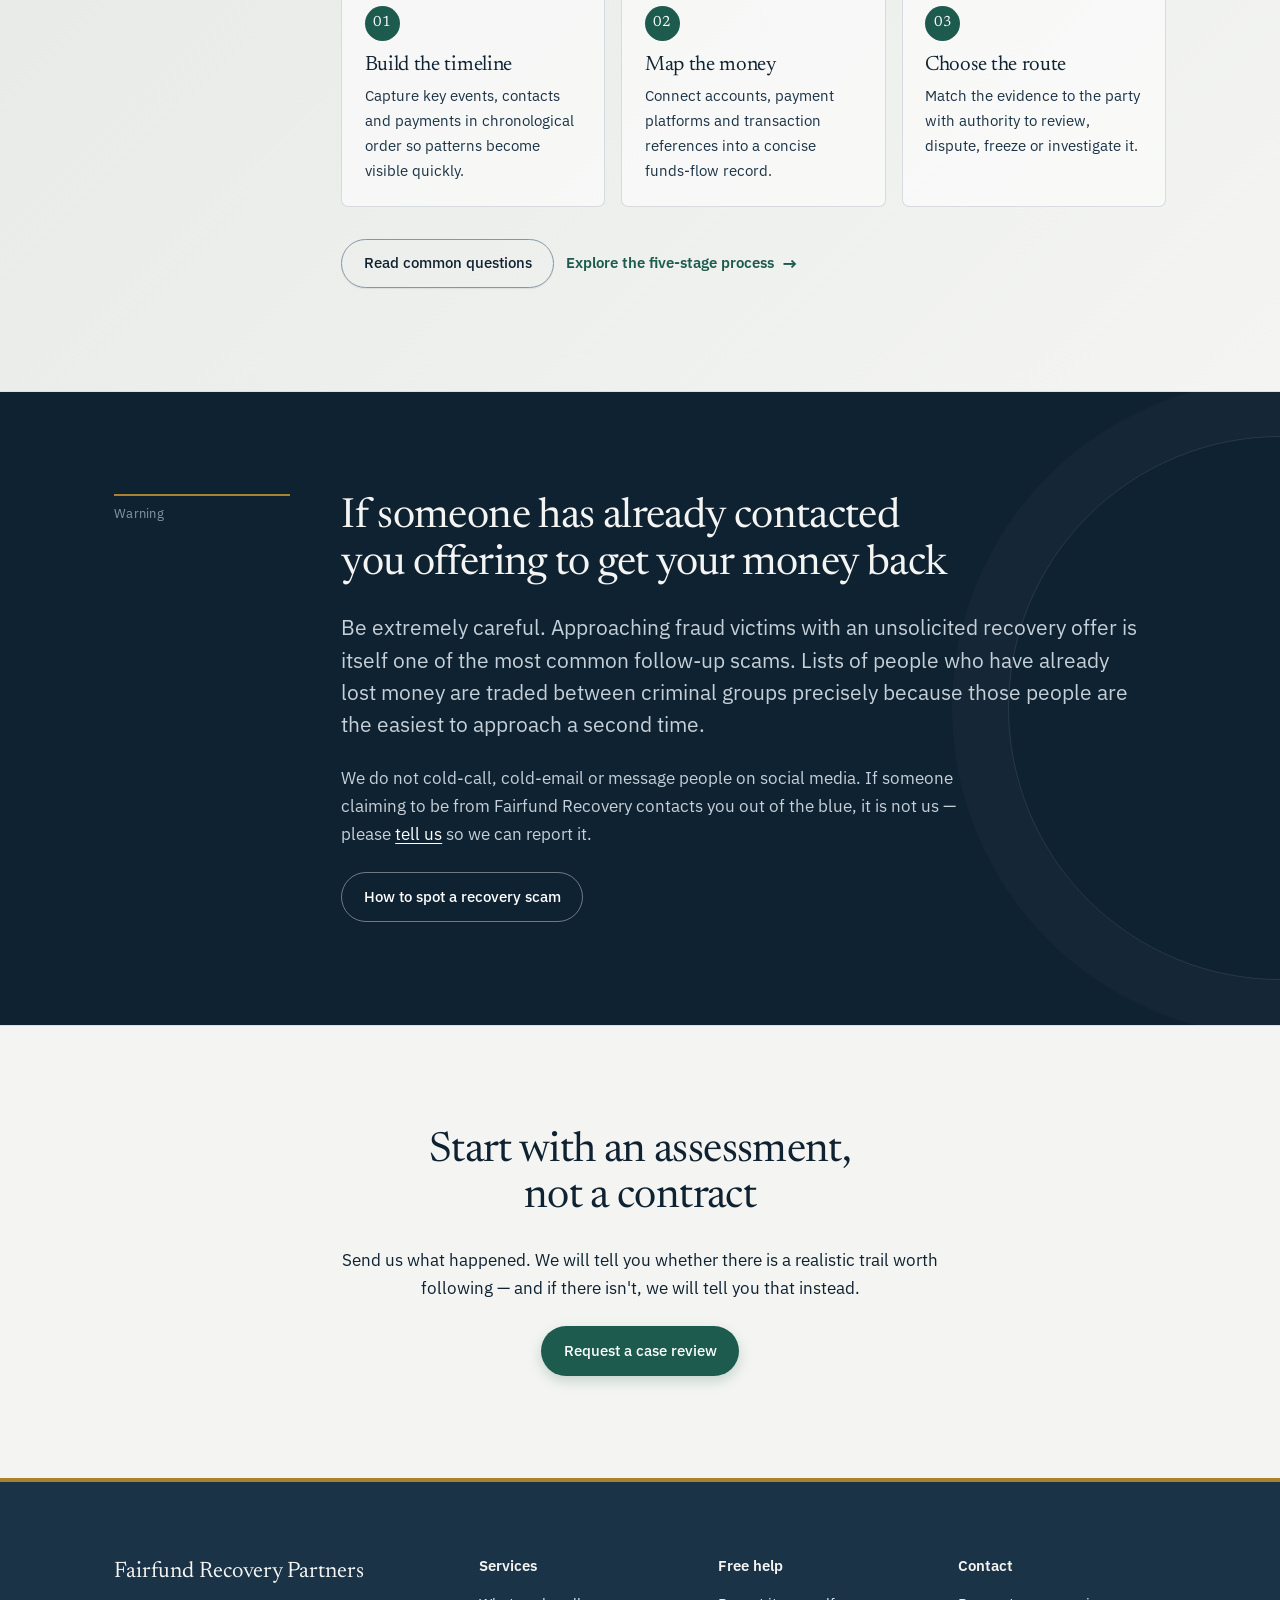
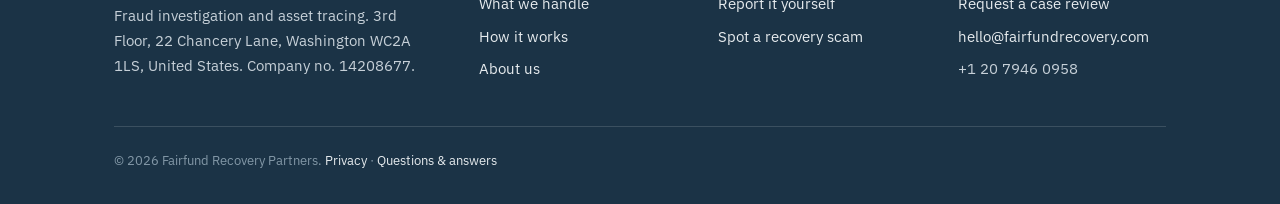
<file: cairn-recovery-single.html>
<!DOCTYPE html>
<html lang="en">
<head>
<meta charset="utf-8">
<meta name="viewport" content="width=device-width, initial-scale=1, viewport-fit=cover">
<title>Fairfund Recovery Partners â€” Fraud investigation and asset tracing</title>
<meta name="description" content="Fairfund Recovery Partners investigates fraud losses, traces where money went, and builds the evidence banks, regulators and law enforcement need to act.">
<link rel="preconnect" href="https://fonts.googleapis.com">
<link rel="preconnect" href="https://fonts.gstatic.com" crossorigin>
<link href="https://fonts.googleapis.com/css2?family=IBM+Plex+Sans:wght@400;500;600&family=Newsreader:opsz,wght@6..72,300;6..72,400;6..72,500&display=swap" rel="stylesheet">
<style>
/* ============================================================
   Fairfund Recovery Partners — shared stylesheet
   Palette: slate-navy ink, cool paper, pine green, brass hairline
   Type:    Newsreader (display) / IBM Plex Sans (text + UI)
   ============================================================ */

:root {
  --ink:      #0F2231;
  --ink-2:    #1B3346;
  --slate:    #5B7387;
  --slate-lt: #8398A7;
  --paper:    #F4F5F2;
  --paper-2:  #EAECE8;
  --mist:     #DCE1DE;
  --pine:     #1E5B4F;
  --pine-dk:  #133E35;
  --brass:    #A9812F;
  --flag:     #8A2F24;

  --measure: 62ch;
  --gutter: clamp(1.25rem, 5vw, 4rem);
  --rule: 1px solid var(--mist);

  /* modular scale, 1.25 */
  --t-xs:  0.8125rem;
  --t-sm:  0.9375rem;
  --t-base: 1.0625rem;
  --t-md:  clamp(1.15rem, 0.5vw + 1rem, 1.3rem);
  --t-lg:  clamp(1.45rem, 1vw + 1.1rem, 1.8rem);
  --t-xl:  clamp(1.9rem, 2vw + 1.2rem, 2.6rem);
  --t-2xl: clamp(2.4rem, 4vw + 1rem, 3.9rem);

  color-scheme: light;
}

*, *::before, *::after { box-sizing: border-box; }

html { scroll-behavior: smooth; -webkit-text-size-adjust: 100%; }
@media (prefers-reduced-motion: reduce) {
  html { scroll-behavior: auto; }
  *, *::before, *::after { animation-duration: .001ms !important; transition-duration: .001ms !important; }
}

body {
  margin: 0;
  background: var(--paper);
  color: var(--ink);
  font-family: "IBM Plex Sans", ui-sans-serif, system-ui, -apple-system, "Segoe UI", sans-serif;
  font-size: var(--t-base);
  line-height: 1.65;
  -webkit-font-smoothing: antialiased;
}

img, svg { max-width: 100%; display: block; }

h1, h2, h3, .display {
  font-family: "Newsreader", Georgia, "Times New Roman", serif;
  font-weight: 400;
  line-height: 1.12;
  letter-spacing: -0.015em;
  margin: 0 0 .6em;
  text-wrap: balance;
}
h1 { font-size: var(--t-2xl); }
h2 { font-size: var(--t-xl); }
h3 { font-size: var(--t-lg); }
h4 { font-size: var(--t-md); font-weight: 600; margin: 0 0 .5em; }
p  { margin: 0 0 1.1em; max-width: var(--measure); }
p:last-child { margin-bottom: 0; }

a { color: var(--pine); text-underline-offset: 3px; text-decoration-thickness: 1px; }
a:hover { color: var(--pine-dk); }

:focus-visible {
  outline: 2px solid var(--pine);
  outline-offset: 3px;
  border-radius: 2px;
}

.skip {
  position: absolute; left: -9999px; top: 0;
  background: var(--ink); color: var(--paper);
  padding: .75rem 1rem; z-index: 100;
}
.skip:focus { left: 0; }

/* ---------- layout ---------- */

.wrap { width: min(1180px, 100%); margin-inline: auto; padding-inline: var(--gutter); }
.narrow { width: min(760px, 100%); margin-inline: auto; padding-inline: var(--gutter); }

section { padding-block: clamp(3.5rem, 8vw, 6.5rem); }
section + section { border-top: var(--rule); }

/* asymmetric docket grid: a slim marginal column + the content column */
.docket {
  display: grid;
  grid-template-columns: 11rem minmax(0, 1fr);
  gap: clamp(1.5rem, 4vw, 3.5rem);
  align-items: start;
}
.docket__aside {
  font-size: var(--t-xs);
  color: var(--slate);
  letter-spacing: .02em;
  padding-top: .45rem;
  border-top: 2px solid var(--brass);
}
@media (max-width: 760px) {
  .docket { grid-template-columns: 1fr; gap: 1rem; }
}

.stack > * + * { margin-top: 1.1em; }
.lede { font-size: var(--t-md); color: var(--ink-2); line-height: 1.55; }

/* ---------- header ---------- */

.masthead {
  position: sticky; top: 0; z-index: 50;
  background: color-mix(in srgb, var(--paper) 92%, transparent);
  backdrop-filter: saturate(140%) blur(8px);
  border-bottom: var(--rule);
}
.masthead__inner {
  display: flex; align-items: center; justify-content: space-between;
  gap: 1rem; min-height: 4.5rem;
}
.brand { display: flex; align-items: center; gap: .7rem; text-decoration: none; color: var(--ink); }
.brand__mark { width: 26px; height: 30px; flex: none; }
.brand__name {
  font-family: "Newsreader", Georgia, serif;
  font-size: 1.32rem; line-height: 1.1; letter-spacing: -0.01em;
}
.brand__name span { display: block; font-family: inherit; font-size: .62rem; letter-spacing: .14em; color: var(--slate); }

.nav { display: flex; align-items: center; gap: clamp(1rem, 2vw, 1.9rem); }
.nav a {
  font-size: var(--t-sm); color: var(--ink-2); text-decoration: none;
  padding-block: .4rem; border-bottom: 2px solid transparent;
}
.nav a:hover { border-bottom-color: var(--brass); }
.nav a[aria-current="page"] { border-bottom-color: var(--pine); color: var(--ink); }

.nav-toggle {
  display: none; background: none; border: var(--rule); border-radius: 3px;
  padding: .5rem .7rem; font: inherit; font-size: var(--t-sm); color: var(--ink); cursor: pointer;
}

@media (max-width: 940px) {
  .nav-toggle { display: block; }
  .nav {
    position: absolute; inset: 100% 0 auto 0;
    flex-direction: column; align-items: stretch; gap: 0;
    background: var(--paper); border-bottom: var(--rule);
    padding: .5rem var(--gutter) 1.25rem;
  }
  .nav[hidden] { display: none; }
  .nav a { border-bottom: var(--rule); padding-block: .85rem; }
  .nav .btn { margin-top: .9rem; text-align: center; }
}

/* ---------- buttons ---------- */

.btn {
  display: inline-block; font: inherit; font-size: var(--t-sm); font-weight: 500;
  padding: .72rem 1.35rem; border-radius: 3px; cursor: pointer;
  text-decoration: none; border: 1px solid transparent;
  transition: background-color .18s ease, color .18s ease, border-color .18s ease;
}
.btn--solid { background: var(--pine); color: #fff; }
.btn--solid:hover { background: var(--pine-dk); color: #fff; }
.btn--quiet { border-color: var(--slate-lt); color: var(--ink); background: transparent; }
.btn--quiet:hover { border-color: var(--ink); color: var(--ink); background: var(--paper-2); }
.btn-row { display: flex; flex-wrap: wrap; gap: .75rem; align-items: center; }

/* ---------- hero ---------- */

.hero { padding-block: clamp(3.5rem, 9vw, 7rem) clamp(2.5rem, 5vw, 4rem); }
.hero h1 { max-width: 16ch; }
.hero .lede { max-width: 54ch; }
.reveal { opacity: 0; transform: translateY(10px); animation: rise .7s cubic-bezier(.2,.7,.3,1) forwards; }
.reveal:nth-child(2) { animation-delay: .09s; }
.reveal:nth-child(3) { animation-delay: .18s; }
@keyframes rise { to { opacity: 1; transform: none; } }
@media (prefers-reduced-motion: reduce) { .reveal { opacity: 1; transform: none; } }

/* the "first 24 hours" strip — the one bold element on the home page */
.triage {
  border: 1px solid var(--ink);
  background: var(--ink);
  color: var(--paper);
  border-radius: 4px;
  overflow: hidden;
}
.triage__head {
  padding: 1.1rem clamp(1.1rem, 3vw, 1.9rem);
  border-bottom: 1px solid rgba(255,255,255,.16);
  display: flex; flex-wrap: wrap; gap: .5rem 1rem; align-items: baseline; justify-content: space-between;
}
.triage__head h2 { color: var(--paper); font-size: var(--t-lg); margin: 0; }
.triage__head p { color: var(--slate-lt); font-size: var(--t-sm); margin: 0; }
.triage__list { list-style: none; margin: 0; padding: 0; display: grid; grid-template-columns: repeat(3, 1fr); }
.triage__list li {
  padding: clamp(1.1rem, 3vw, 1.9rem);
  border-right: 1px solid rgba(255,255,255,.16);
}
.triage__list li:last-child { border-right: 0; }
.triage__list .n {
  font-family: "Newsreader", Georgia, serif; font-size: 1.5rem; color: var(--brass);
  display: block; line-height: 1; margin-bottom: .5rem;
}
.triage__list h3 { color: var(--paper); font-size: var(--t-base); font-family: inherit; font-weight: 600; margin-bottom: .35rem; }
.triage__list p { color: #C6D0D8; font-size: var(--t-sm); margin: 0; }
.triage__list a { color: #fff; }
@media (max-width: 800px) {
  .triage__list { grid-template-columns: 1fr; }
  .triage__list li { border-right: 0; border-bottom: 1px solid rgba(255,255,255,.16); }
  .triage__list li:last-child { border-bottom: 0; }
}

/* ---------- credentials strip ---------- */

.creds {
  border-top: var(--rule);
  border-bottom: var(--rule);
  background: var(--paper-2);
}
.creds__row {
  display: grid;
  grid-template-columns: repeat(4, 1fr);
  gap: 0;
}
.creds__item {
  padding: 1.1rem clamp(1rem, 2.5vw, 1.75rem);
  border-right: var(--rule);
  display: flex; flex-direction: column; gap: .15rem;
}
.creds__item:last-child { border-right: 0; }
.creds__item .k { font-size: var(--t-xs); color: var(--slate); letter-spacing: .01em; }
.creds__item .v { font-size: var(--t-sm); font-weight: 500; color: var(--ink); }
.creds__item .v a { color: inherit; text-decoration-color: var(--slate-lt); }
@media (max-width: 860px) {
  .creds__row { grid-template-columns: repeat(2, 1fr); }
  .creds__item:nth-child(2) { border-right: 0; }
}
@media (max-width: 520px) {
  .creds__row { grid-template-columns: 1fr; }
  .creds__item { border-right: 0; border-bottom: var(--rule); }
  .creds__item:last-child { border-bottom: 0; }
}

/* ---------- content blocks ---------- */

.cols { display: grid; gap: clamp(1.75rem, 4vw, 3rem); }
.cols--2 { grid-template-columns: repeat(auto-fit, minmax(280px, 1fr)); }
.cols--3 { grid-template-columns: repeat(auto-fit, minmax(255px, 1fr)); }

.entry { border-top: 1px solid var(--ink); padding-top: 1.1rem; }
.entry h3 { font-size: var(--t-md); margin-bottom: .4rem; }
.entry p { font-size: var(--t-sm); color: var(--ink-2); }

/* numbered sequence — only used where content is genuinely a sequence */
.steps { list-style: none; margin: 0; padding: 0; counter-reset: step; }
.steps > li {
  counter-increment: step;
  display: grid; grid-template-columns: 4.5rem minmax(0, 1fr);
  gap: clamp(1rem, 3vw, 2rem);
  padding-block: clamp(1.75rem, 4vw, 2.6rem);
  border-top: var(--rule);
}
.steps > li:last-child { border-bottom: var(--rule); }
.steps > li::before {
  content: counter(step, decimal-leading-zero);
  font-family: "Newsreader", Georgia, serif;
  font-size: 1.9rem; color: var(--brass); line-height: 1;
}
@media (max-width: 620px) {
  .steps > li { grid-template-columns: 1fr; gap: .5rem; }
}

.kv { border-top: var(--rule); margin: 0; }
.kv div { display: grid; grid-template-columns: 13rem minmax(0,1fr); gap: 1rem; padding: 1rem 0; border-bottom: var(--rule); }
.kv dt { color: var(--slate); font-size: var(--t-sm); }
.kv dd { margin: 0; }
@media (max-width: 620px) { .kv div { grid-template-columns: 1fr; gap: .2rem; } }

/* callouts */
.note {
  border-left: 3px solid var(--brass);
  background: var(--paper-2);
  padding: 1.15rem 1.35rem;
  border-radius: 0 3px 3px 0;
  font-size: var(--t-sm);
}
.note--alert { border-left-color: var(--flag); }
.note h4 { margin-bottom: .35rem; }
.note p { max-width: none; }

.band { background: var(--ink); color: var(--paper); }
.band h2 { color: var(--paper); }
.band p { color: #C6D0D8; }
.band a { color: #fff; }
.band .btn--quiet { border-color: rgba(255,255,255,.4); color: #fff; }
.band .btn--quiet:hover { background: rgba(255,255,255,.1); border-color: #fff; }

.tag {
  display: inline-block; font-size: var(--t-xs); color: var(--slate);
  border: var(--rule); border-radius: 999px; padding: .15rem .65rem; margin: 0 .3rem .4rem 0;
}

.list-plain { list-style: none; padding: 0; margin: 0; max-width: var(--measure); }
.list-plain li { padding: .55rem 0 .55rem 1.5rem; border-bottom: var(--rule); position: relative; font-size: var(--t-sm); }
.list-plain li::before {
  content: ""; position: absolute; left: 0; top: 1.15em;
  width: .5rem; height: 1px; background: var(--brass);
}

/* ---------- form ---------- */

.form { display: grid; gap: 1.15rem; max-width: 46rem; }
.field { display: grid; gap: .35rem; }
.field label { font-size: var(--t-sm); font-weight: 500; }
.field .hint { font-size: var(--t-xs); color: var(--slate); }
.field input, .field select, .field textarea {
  font: inherit; font-size: var(--t-sm);
  padding: .7rem .8rem;
  border: 1px solid var(--slate-lt);
  border-radius: 3px;
  background: #fff;
  color: var(--ink);
  width: 100%;
}
.field textarea { min-height: 8.5rem; resize: vertical; }
.field input:focus-visible, .field select:focus-visible, .field textarea:focus-visible { border-color: var(--pine); }
.field--pair { display: grid; grid-template-columns: 1fr 1fr; gap: 1.15rem; }
@media (max-width: 620px) { .field--pair { grid-template-columns: 1fr; } }
.check { display: grid; grid-template-columns: auto 1fr; gap: .65rem; align-items: start; font-size: var(--t-sm); }
.check input { width: 1.05rem; height: 1.05rem; margin-top: .25rem; }
.form-status { font-size: var(--t-sm); padding: .8rem 1rem; border-radius: 3px; background: var(--paper-2); border-left: 3px solid var(--pine); }
.form-status[hidden] { display: none; }

/* ---------- footer ---------- */

.foot { background: var(--ink-2); color: #C6D0D8; padding-block: clamp(3rem, 6vw, 4.5rem) 2rem; font-size: var(--t-sm); }
.foot a { color: #E6EBEE; text-decoration: none; }
.foot a:hover { text-decoration: underline; }
.foot h4 { color: var(--paper); font-size: var(--t-sm); font-weight: 600; margin-bottom: .8rem; }
.foot__grid { display: grid; grid-template-columns: 1.6fr repeat(3, 1fr); gap: 2rem; }
.foot ul { list-style: none; margin: 0; padding: 0; display: grid; gap: .5rem; }
.foot__legal {
  margin-top: 2.75rem; padding-top: 1.5rem;
  border-top: 1px solid rgba(255,255,255,.14);
  font-size: var(--t-xs); color: var(--slate-lt); line-height: 1.6;
}
.foot__legal p { max-width: 90ch; }
@media (max-width: 860px) { .foot__grid { grid-template-columns: 1fr 1fr; } }
@media (max-width: 520px) { .foot__grid { grid-template-columns: 1fr; } }

/* ---------- elevated presentation ---------- */

body {
  background:
    radial-gradient(circle at 92% 0%, rgba(169, 129, 47, .10), transparent 25rem),
    var(--paper);
}

.masthead {
  box-shadow: 0 1px 0 rgba(15, 34, 49, .04), 0 10px 28px rgba(15, 34, 49, .025);
}

.brand__mark { filter: drop-shadow(0 3px 4px rgba(15, 34, 49, .16)); }
.brand__name { font-weight: 500; }

.nav a {
  position: relative;
  border-bottom: 0;
  transition: color .18s ease;
}
.nav a:not(.btn)::after {
  content: "";
  position: absolute;
  right: 0;
  bottom: .1rem;
  left: 0;
  height: 2px;
  background: var(--brass);
  transform: scaleX(0);
  transform-origin: right;
  transition: transform .2s ease;
}
.nav a:not(.btn):hover::after,
.nav a[aria-current="page"]::after { transform: scaleX(1); transform-origin: left; }
.nav a[aria-current="page"] { border-bottom: 0; }

.btn {
  border-radius: 999px;
  box-shadow: 0 1px 1px rgba(15, 34, 49, .08);
  transition: transform .18s ease, box-shadow .18s ease, background-color .18s ease, color .18s ease, border-color .18s ease;
}
.btn:hover { transform: translateY(-2px); box-shadow: 0 7px 16px rgba(15, 34, 49, .14); }
.btn:active { transform: translateY(0); box-shadow: none; }
.btn--solid { box-shadow: 0 5px 13px rgba(30, 91, 79, .22); }

.hero {
  position: relative;
  overflow: hidden;
  isolation: isolate;
}
.hero::before {
  content: "";
  position: absolute;
  z-index: -1;
  width: min(42vw, 38rem);
  aspect-ratio: 1;
  right: -12rem;
  top: -20rem;
  border: 1px solid rgba(169, 129, 47, .32);
  border-radius: 50%;
  box-shadow: 0 0 0 4rem rgba(169, 129, 47, .035), 0 0 0 8rem rgba(169, 129, 47, .025);
}
.hero h1 { text-shadow: 0 1px 0 rgba(255, 255, 255, .7); }
.hero .lede { max-width: 58ch; }

.creds__item { transition: background-color .2s ease; }
.creds__item:hover { background: rgba(255, 255, 255, .46); }

.triage {
  box-shadow: 0 18px 38px rgba(15, 34, 49, .16);
  border-color: rgba(15, 34, 49, .9);
}
.triage__list li { transition: background-color .2s ease; }
.triage__list li:hover { background: rgba(255, 255, 255, .055); }

.entry {
  position: relative;
  padding: 1.25rem 1.25rem 1.2rem;
  border: 1px solid var(--mist);
  border-top: 3px solid var(--ink);
  border-radius: 5px;
  background: rgba(255, 255, 255, .48);
  box-shadow: 0 2px 0 rgba(15, 34, 49, .02);
  transition: transform .2s ease, border-color .2s ease, box-shadow .2s ease;
}
.entry:hover {
  transform: translateY(-4px);
  border-top-color: var(--pine);
  box-shadow: 0 13px 26px rgba(15, 34, 49, .09);
}
.entry h3 { color: var(--ink); }

.note {
  box-shadow: 0 8px 20px rgba(15, 34, 49, .045);
  border-radius: 0 7px 7px 0;
}
.tag { background: rgba(255, 255, 255, .5); }

.kv div { transition: background-color .18s ease; }
.kv div:hover { background: rgba(255, 255, 255, .5); }
.kv dt { padding-left: .75rem; border-left: 2px solid var(--brass); }

.steps > li { transition: background-color .18s ease; }
.steps > li:hover { background: rgba(255, 255, 255, .42); }
.steps > li::before { padding-left: .75rem; }

.field input, .field select, .field textarea {
  box-shadow: inset 0 1px 2px rgba(15, 34, 49, .035);
  transition: border-color .18s ease, box-shadow .18s ease, background-color .18s ease;
}
.field input:hover, .field select:hover, .field textarea:hover { border-color: var(--slate); }
.field input:focus, .field select:focus, .field textarea:focus {
  outline: 0;
  border-color: var(--pine);
  box-shadow: 0 0 0 4px rgba(30, 91, 79, .12);
}

.band { position: relative; overflow: hidden; }
.band::after {
  content: "";
  position: absolute;
  width: 34rem;
  height: 34rem;
  right: -17rem;
  top: 50%;
  transform: translateY(-50%);
  border: 1px solid rgba(255, 255, 255, .10);
  border-radius: 50%;
  box-shadow: 0 0 0 3.5rem rgba(255, 255, 255, .025);
}
.band .wrap { position: relative; z-index: 1; }

.foot { border-top: 4px solid var(--brass); }
.foot__grid > div:first-child h4 {
  font-family: "Newsreader", Georgia, serif;
  font-size: 1.4rem;
  font-weight: 400;
}

@media (max-width: 940px) {
  .nav a:not(.btn)::after { display: none; }
  .nav a:hover { background: var(--paper-2); }
}

@media (max-width: 620px) {
  .entry { padding: 1.1rem; }
  .hero::before { right: -16rem; }
}

/* ---------- content-rich pages ---------- */
.eyebrow {
  display: flex;
  align-items: center;
  gap: .55rem;
  margin-bottom: .85rem;
  color: var(--pine);
  font-size: var(--t-xs);
  font-weight: 600;
  letter-spacing: .12em;
  text-transform: uppercase;
}
.eyebrow::before { content: ""; width: 1.75rem; height: 1px; background: var(--brass); }
.insight-section { background: linear-gradient(135deg, rgba(220, 225, 222, .62), rgba(244, 245, 242, .25)); }
.insight-grid { display: grid; grid-template-columns: repeat(3, 1fr); gap: 1rem; margin-top: 2.25rem; }
.insight-grid article { padding: 1.4rem; border: 1px solid rgba(91, 115, 135, .22); border-radius: 7px; background: rgba(255, 255, 255, .55); }
.insight-grid h3 { font-size: var(--t-md); margin: .8rem 0 .45rem; }
.insight-grid p { margin: 0; color: var(--ink-2); font-size: var(--t-sm); }
.insight-icon { display: inline-grid; place-items: center; width: 2.2rem; height: 2.2rem; border-radius: 50%; background: var(--pine); color: white; font-family: "Newsreader", Georgia, serif; font-size: .92rem; }
.text-link { display: inline-flex; align-items: center; gap: .45rem; font-size: var(--t-sm); font-weight: 600; text-decoration: none; }
.text-link span { font-size: 1.1rem; transition: transform .18s ease; }
.text-link:hover span { transform: translateX(3px); }
.faq-list { border-top: var(--rule); }
.faq-list details { border-bottom: var(--rule); padding: 1.2rem 0; }
.faq-list summary { display: flex; align-items: center; justify-content: space-between; gap: 1rem; cursor: pointer; color: var(--ink); font-family: "Newsreader", Georgia, serif; font-size: var(--t-lg); line-height: 1.25; list-style: none; }
.faq-list summary::-webkit-details-marker { display: none; }
.faq-list summary::after { content: "+"; flex: 0 0 auto; color: var(--pine); font-family: "IBM Plex Sans", sans-serif; font-size: 1.45rem; font-weight: 400; }
.faq-list details[open] summary::after { content: "-"; }
.faq-list details p { margin: .9rem 2.5rem .05rem 0; color: var(--ink-2); }
@media (max-width: 760px) { .insight-grid { grid-template-columns: 1fr; } }


/* --- single-file router --- */
[hidden] { display: none !important; }
.page:focus { outline: none; }

</style>
</head>
<body>
<a class="skip" href="#main">Skip to content</a>

<header class="masthead">
  <div class="wrap masthead__inner">
    <a class="brand" href="#/home">
      <svg class="brand__mark" viewBox="0 0 26 30" aria-hidden="true">
        <rect x="6" y="22" width="14" height="6" rx="2" fill="#0F2231"/>
        <rect x="4"  y="14" width="18" height="6" rx="2" fill="#1E5B4F"/>
        <rect x="7"  y="7"  width="12" height="5" rx="2" fill="#A9812F"/>
        <circle cx="13" cy="3" r="2.4" fill="#0F2231"/>
      </svg>
      <span class="brand__name">Fairfund Recovery<span>Recovery Partners</span></span>
    </a>

    <button class="nav-toggle" type="button" aria-expanded="false" aria-controls="site-nav">Menu</button>

    <nav class="nav" id="site-nav" aria-label="Main">
      <a href="#/home" data-route="home">Home</a>
      <a href="#/services" data-route="services">What we handle</a>
      <a href="#/how-it-works" data-route="how-it-works">How it works</a>
      <a href="#/resources" data-route="resources">Report it yourself</a>
      <a href="#/about" data-route="about">About</a>
      <a href="#/faq" data-route="faq">Questions & answers</a>
      <a href="#/privacy" data-route="privacy">Privacy</a>
      <a href="#/contact" data-route="contact" class="btn btn--solid">Request a case review</a>
    </nav>
  </div>
</header>

<main id="main">
  <div class="page" id="page-home" data-route="home" hidden>

  <section class="hero">
    <div class="wrap">
      <h1 class="reveal">Money moved. It leaves a trail.</h1>
      <p class="lede reveal">We are a fraud investigation and asset-tracing practice. We reconstruct what happened to
        your money, identify where it went, and build a documented case that a bank, a regulator or a law
        enforcement agency can act on.</p>
      <div class="btn-row reveal">
        <a class="btn btn--solid" href="#/contact">Request a case review</a>
        <a class="btn btn--quiet" href="#/how-it-works">See how a case runs</a>
      </div>
    </div>
  </section>

  <section style="padding-top:0; border-top:0;">
    <div class="wrap">
      <div class="triage">
        <div class="triage__head">
          <h2>Do these three things first — before you hire anyone</h2>
          <p>They are free, and they matter more than anything we can do later.</p>
        </div>
        <ol class="triage__list">
          <li>
            <span class="n">01</span>
            <h3>Tell your bank today</h3>
            <p>Card and transfer disputes have short statutory windows. Ask them to attempt a recall and to
              record the date you reported it.</p>
          </li>
          <li>
            <span class="n">02</span>
            <h3>File an official report</h3>
            <p>Reporting to the police and the relevant national fraud body costs nothing and creates the reference
              number every later step depends on. <a href="#/resources">Where to report</a>.</p>
          </li>
          <li>
            <span class="n">03</span>
            <h3>Preserve everything</h3>
            <p>Keep messages, receipts, wallet addresses and transaction IDs exactly as they are. Screenshot before
              anything gets deleted.</p>
          </li>
        </ol>
      </div>
    </div>
  </section>

  <section>
    <div class="wrap docket">
      <p class="docket__aside">What we do</p>
      <div>
        <h2>Investigation and evidence, not promises</h2>
        <p class="lede">Nobody can guarantee that stolen money comes back. What can be done is establish the facts
          quickly and put them in front of the parties who have the power to freeze, recall or prosecute.</p>

        <div class="cols cols--3" style="margin-top:2.5rem">
          <div class="entry">
            <h3>Trace the funds</h3>
            <p>Follow payments through bank rails, payment processors and public blockchains to the accounts,
              exchanges or merchants that received them.</p>
          </div>
          <div class="entry">
            <h3>Identify the counterparty</h3>
            <p>Open-source and commercial-database research to attribute accounts, companies, domains and phone
              numbers to real, servable entities.</p>
          </div>
          <div class="entry">
            <h3>Package the case</h3>
            <p>A written report with an exhibit index, prepared to the standard a bank's fraud team, a regulator or
              a prosecutor expects to receive.</p>
          </div>
          <div class="entry">
            <h3>Escalate the complaint</h3>
            <p>Structured complaints to the receiving institution, the payment scheme, the financial ombudsman or
              the relevant regulator in the jurisdiction concerned.</p>
          </div>
          <div class="entry">
            <h3>Support legal action</h3>
            <p>Work alongside your own solicitor on freezing orders, disclosure applications and civil claims.
              We are investigators — <a href="#/about">we do not provide legal advice</a>.</p>
          </div>
          <div class="entry">
            <h3>Tell you when to stop</h3>
            <p>If the trail ends at an unregulated exchange or a jurisdiction with no realistic route to recovery,
              we say so in writing rather than billing you to keep looking.</p>
          </div>
        </div>
      </div>
    </div>
  </section>

  <section>
    <div class="wrap docket">
      <p class="docket__aside">Track record</p>
      <div>
        <h2>How we measure a case, honestly</h2>
        <p class="lede">Aggregate figures on a page are easy to write and hard to verify, which is exactly why we
          don't lead with them. What we publish instead is the standard every case is held to.</p>
        <dl class="kv">
          <div>
            <dt>Written assessment</dt>
            <dd>Every case, whether we take it on or not, ends stage one with a written answer on whether there is a
              realistic route — not a verbal "let's proceed."</dd>
          </div>
          <div>
            <dt>Independent verification</dt>
            <dd>Our licensing, registration and indemnity cover (above) are all checkable directly with the issuing
              body, without going through us.</dd>
          </div>
          <div>
            <dt>Evidence standard</dt>
            <dd>Reports distinguish what the evidence establishes from what it merely suggests, and are built to be
              handed to a bank, regulator or court without rework.</dd>
          </div>
          <div>
            <dt>Case references</dt>
            <dd>Available on request, subject to client consent and appropriate redaction — never published without
              permission, and never as marketing copy.</dd>
          </div>
        </dl>
      </div>
    </div>
  </section>

  <section class="insight-section">
    <div class="wrap docket">
      <p class="docket__aside">Case intelligence</p>
      <div>
        <p class="eyebrow">A clearer picture</p>
        <h2>Information that turns a difficult story into a case file.</h2>
        <p class="lede">A well-run recovery practice starts with structure: the timeline, the payment path, the evidence and the right place to escalate.</p>
        <div class="insight-grid">
          <article><span class="insight-icon">01</span><h3>Build the timeline</h3><p>Capture key events, contacts and payments in chronological order so patterns become visible quickly.</p></article>
          <article><span class="insight-icon">02</span><h3>Map the money</h3><p>Connect accounts, payment platforms and transaction references into a concise funds-flow record.</p></article>
          <article><span class="insight-icon">03</span><h3>Choose the route</h3><p>Match the evidence to the party with authority to review, dispute, freeze or investigate it.</p></article>
        </div>
        <div class="btn-row" style="margin-top:2rem"><a class="btn btn--quiet" href="#/faq">Read common questions</a><a class="text-link" href="#/how-it-works">Explore the five-stage process <span aria-hidden="true">→</span></a></div>
      </div>
    </div>
  </section>
  <section class="band">
    <div class="wrap docket">
      <p class="docket__aside" style="color:var(--slate-lt)">Warning</p>
      <div>
        <h2>If someone has already contacted you offering to get your money back</h2>
        <p class="lede">Be extremely careful. Approaching fraud victims with an unsolicited recovery offer is itself
          one of the most common follow-up scams. Lists of people who have already lost money are traded between
          criminal groups precisely because those people are the easiest to approach a second time.</p>
        <p>We do not cold-call, cold-email or message people on social media. If someone claiming to be from Fairfund Recovery
          contacts you out of the blue, it is not us — please <a href="#/contact">tell us</a> so we can report it.</p>
        <div class="btn-row" style="margin-top:1.5rem">
          <a class="btn btn--quiet" href="#/resources">How to spot a recovery scam</a>
        </div>
      </div>
    </div>
  </section>

  <section>
    <div class="narrow" style="text-align:center">
      <h2>Start with an assessment, not a contract</h2>
      <p style="margin-inline:auto">Send us what happened. We will tell you whether there is a realistic trail worth
        following — and if there isn't, we will tell you that instead.</p>
      <div class="btn-row" style="justify-content:center; margin-top:1.5rem">
        <a class="btn btn--solid" href="#/contact">Request a case review</a>
      </div>
    </div>
  </section>

</div>
  <div class="page" id="page-services" data-route="services" hidden>

  <section class="hero">
    <div class="wrap">
      <h1>What we handle</h1>
      <p class="lede">Different frauds leave different trails. What follows is what each type of case actually
        involves, and â€” just as importantly â€” what limits it runs into.</p>
    </div>
  </section>

  <section>
    <div class="wrap docket">
      <p class="docket__aside">Bank transfers</p>
      <div>
        <h2>Authorised push payment and invoice fraud</h2>
        <p>You were persuaded to send a transfer yourself: a fake bank "safe account" call, a hijacked email thread
          changing the payment details on a real invoice, a conveyancing or payroll redirection.</p>
        <p>These cases move fast. Funds are usually pulled out of the receiving account within hours, so the first
          priority is a recall request through the sending bank and, where the scheme allows it, a reimbursement
          claim. Our work is establishing the account chain and documenting the deception clearly enough that the
          claim is not dismissed as an ordinary payment you simply regret.</p>
        <ul class="list-plain" style="margin-top:1.25rem">
          <li>Account-to-account chain reconstruction from your statements and the bank's response</li>
          <li>Reimbursement claim and complaint drafting, including escalation to the ombudsman</li>
          <li>Attribution of the beneficiary account holder and any company registered behind it</li>
        </ul>
      </div>
    </div>
  </section>

  <section>
    <div class="wrap docket">
      <p class="docket__aside">Cards</p>
      <div>
        <h2>Card fraud and unauthorised charges</h2>
        <p>Unrecognised charges, subscriptions you never agreed to, or a merchant that took payment and delivered
          nothing. Card scheme chargeback rules give you a defined route with defined deadlines, and most failed
          claims fail on evidence and timing rather than on the merits.</p>
        <p>Where a chargeback is the right route, we will tell you how to run it yourself for free. We take on these
          cases when the sum is significant, the merchant is disputing, or the transaction sits across several
          cards and accounts.</p>
      </div>
    </div>
  </section>

  <section>
    <div class="wrap docket">
      <p class="docket__aside">Digital assets</p>
      <div>
        <h2>Cryptocurrency theft and fake trading platforms</h2>
        <p>Public blockchains are the one place where the trail is genuinely permanent. Transactions can be followed
          from your wallet through mixers, bridges and intermediary addresses to the point where funds reach a
          service that knows who its customer is.</p>
        <p>That last point is the whole game. Tracing is straightforward; recovery depends on the funds landing at a
          regulated exchange that will respond to a properly evidenced request or a court order. Where they land at
          an unregulated platform in a jurisdiction that will not cooperate, a trace may still be useful for a
          police report or a tax loss claim â€” but we will be clear that the money is unlikely to come back.</p>
        <div class="note" style="margin-top:1.5rem">
          <h4>On "crypto recovery experts"</h4>
          <p>No one can reverse a confirmed blockchain transaction, extract funds from a wallet without its keys,
            or "hack the scammer back". Anyone offering that is selling you a second fraud.</p>
        </div>
      </div>
    </div>
  </section>

  <section>
    <div class="wrap docket">
      <p class="docket__aside">Investments</p>
      <div>
        <h2>Investment and boiler-room fraud</h2>
        <p>Cloned firms using a real regulated company's details, unregistered brokers, forex and commodity schemes,
          and platforms showing a rising balance that cannot be withdrawn without paying one more charge.</p>
        <p>The investigation covers the corporate structure behind the platform, the payment processors that handled
          your deposits, the domain and hosting history, and whether the entity was ever authorised in the
          jurisdiction it claimed. Processor-level evidence is often the most productive route, because processors
          are regulated even when the platform is not.</p>
      </div>
    </div>
  </section>

  <section>
    <div class="wrap docket">
      <p class="docket__aside">Social engineering</p>
      <div>
        <h2>Romance and long-term relationship fraud</h2>
        <p>These cases usually involve many payments over many months, through several channels â€” transfers, gift
          cards, crypto, parcels. They are also the cases where people most often delay reporting, because the loss
          is not only financial.</p>
        <p>We handle them the same way we handle any other: reconstruct the payment timeline, identify the channels
          that are still recoverable, and set out plainly which ones are not. We will also point you to specialist
          victim support, which is free and, in our experience, matters as much as the investigation.</p>
      </div>
    </div>
  </section>

  <section class="band">
    <div class="wrap docket">
      <p class="docket__aside" style="color:var(--slate-lt)">Scope</p>
      <div>
        <h2>What we do not do</h2>
        <p class="lede">Being clear about this is part of the service.</p>
        <ul class="list-plain">
          <li style="border-color:rgba(255,255,255,.16)">We do not provide legal advice or represent you in court. We work with your solicitor.</li>
          <li style="border-color:rgba(255,255,255,.16)">We do not access accounts, devices or systems belonging to anyone else.</li>
          <li style="border-color:rgba(255,255,255,.16)">We do not contact or confront the people who defrauded you.</li>
          <li style="border-color:rgba(255,255,255,.16)">We do not take cases where the only realistic outcome is a bill for you.</li>
          <li style="border-color:rgba(255,255,255,.16)">We never ask for a payment to release recovered funds. That request is always a fraud.</li>
        </ul>
        <div class="btn-row" style="margin-top:1.75rem">
          <a class="btn btn--quiet" href="#/how-it-works">See how a case runs</a>
        </div>
      </div>
    </div>
  </section>

</div>
  <div class="page" id="page-how-it-works" data-route="how-it-works" hidden>

  <section class="hero">
    <div class="wrap">
      <h1>How a case runs</h1>
      <p class="lede">Five stages. You approve each one before it starts, you know what it costs before it starts,
        and you can stop at any point.</p>
    </div>
  </section>

  <section style="padding-top:0; border-top:0;">
    <div class="wrap">
      <ol class="steps">
        <li>
          <div>
            <h3>Assessment</h3>
            <p>You send us the timeline and the documents you still have. We look at how the money left, where it
              went, how long ago, and whether any regulated party sits in the chain. At the end of this stage you
              get a written answer to one question: is there a realistic route worth pursuing?</p>
            <p><strong>If the answer is no, this is where it stops.</strong> We will tell you what the remaining free
              options are and we will not sell you an investigation that cannot go anywhere.</p>
            <p style="font-size:var(--t-sm); color:var(--slate)">Typical duration: 3 working days Â· Cost: $350 fixed, credited against further work</p>
          </div>
        </li>
        <li>
          <div>
            <h3>Engagement</h3>
            <p>If there is a route, we set out the scope, the stages, the fee for each and what each one is expected
              to produce. Nothing proceeds until you have that in writing and have agreed to it. There is no
              open-ended hourly arrangement.</p>
            <p style="font-size:var(--t-sm); color:var(--slate)">Typical duration: 2 working days</p>
          </div>
        </li>
        <li>
          <div>
            <h3>Tracing</h3>
            <p>The investigative work. Depending on the case that means reconstructing the account chain from bank
              records, following transactions across public blockchains to a service that holds identity records,
              or tracing a platform back through its payment processors, corporate filings and domain history.</p>
            <p>You get progress updates at agreed points, including when the news is that a line of enquiry has
              closed.</p>
            <p style="font-size:var(--t-sm); color:var(--slate)">Typical duration: 3â€“6 weeks</p>
          </div>
        </li>
        <li>
          <div>
            <h3>Evidence package</h3>
            <p>A written report: the timeline, the payment chain, the attribution of each counterparty, the
              supporting exhibits with an index, and the methodology used to reach each conclusion. It is written
              to be handed straight to a bank fraud team, a regulator, a police unit or your solicitor without
              needing to be reworked.</p>
            <p>The report says what is established and what is inferred. Those are not the same thing and we do not
              blur them.</p>
            <p style="font-size:var(--t-sm); color:var(--slate)">Typical duration: 1â€“2 weeks</p>
          </div>
        </li>
        <li>
          <div>
            <h3>Escalation</h3>
            <p>Getting the package in front of whoever can act: a recall or freeze request to the receiving
              institution, a complaint to the regulator or ombudsman, a submission to the relevant law enforcement
              agency, or disclosure material for your solicitor to use in a civil claim or freezing application.</p>
            <p>Decisions at this stage belong to those bodies, not to us. What we control is that they receive a
              case that is complete and properly evidenced.</p>
            <p style="font-size:var(--t-sm); color:var(--slate)">Duration: depends entirely on the institutions involved</p>
          </div>
        </li>
      </ol>
    </div>
  </section>

  <section>
    <div class="wrap docket">
      <p class="docket__aside">Honest limits</p>
      <div>
        <h2>What determines whether anything comes back</h2>
        <p class="lede">Mostly things that were decided in the first few days, before anyone was hired.</p>
        <div class="cols cols--2" style="margin-top:2rem">
          <div class="entry">
            <h3>How quickly it was reported</h3>
            <p>Recall and freeze requests work on hours and days. A case reported the same week has options that a
              case reported six months later does not.</p>
          </div>
          <div class="entry">
            <h3>Where the money landed</h3>
            <p>A regulated bank or exchange can be compelled or persuaded. An unregulated platform in a
              non-cooperating jurisdiction usually cannot.</p>
          </div>
          <div class="entry">
            <h3>How many hops it took</h3>
            <p>Each transfer through another account, wallet or bridge adds cost and reduces the chance of a
              recoverable endpoint. Some trails simply end.</p>
          </div>
          <div class="entry">
            <h3>Whether records survived</h3>
            <p>Deleted messaging threads, closed accounts and expired platform logs remove evidence permanently.
              This is why preserving everything matters so much.</p>
          </div>
        </div>
        <div class="note" style="margin-top:2rem">
          <h4>A note on expectations</h4>
          <p>In a meaningful proportion of cases the honest outcome is a documented explanation of what happened and
            a report you can use for a police file, an insurance claim or a tax loss â€” not returned money. We would
            rather you know that before you engage us than after.</p>
        </div>
      </div>
    </div>
  </section>

  <section class="band">
    <div class="narrow" style="text-align:center">
      <h2>Stage one is a question, not a commitment</h2>
      <p style="margin-inline:auto">Tell us what happened and we will tell you whether there is anything worth doing.</p>
      <div class="btn-row" style="justify-content:center; margin-top:1.5rem">
        <a class="btn btn--solid" href="#/contact">Request a case review</a>
        <a class="btn btn--quiet" href="#/resources">Or report it yourself, free</a>
      </div>
    </div>
  </section>

</div>
  <div class="page" id="page-resources" data-route="resources" hidden>

  <section class="hero">
    <div class="wrap">
      <h1>Report it yourself. It's free.</h1>
      <p class="lede">Everything on this page costs nothing and you do not need us to do any of it. If you only read
        one page on this site, read this one â€” and read it before you pay anybody, including us.</p>
    </div>
  </section>

  <section style="padding-top:0; border-top:0;">
    <div class="wrap">
      <ol class="steps">
        <li>
          <div>
            <h3>Call your bank, then get it in writing</h3>
            <p>Use the number printed on your card or your bank's official app â€” not a number given to you by
              whoever contacted you. Ask them to attempt a recall of the payment, to note the exact date and time
              you reported it, and to give you a reference number. Card and transfer disputes have deadlines, and
              the reported date is what those deadlines run from.</p>
          </div>
        </li>
        <li>
          <div>
            <h3>Secure your accounts</h3>
            <p>Change passwords for your email first, then banking, then everything that shares that password. Turn
              on two-factor authentication. If you installed any remote-access or "support" software during the
              incident, remove it and have the device checked before you log back into anything financial.</p>
          </div>
        </li>
        <li>
          <div>
            <h3>File an official report</h3>
            <p>Report to the police and to your country's fraud reporting body. This creates the official record
              that banks, regulators and insurers ask for, and it feeds the intelligence that gets networks shut
              down. The list below is a starting point â€” confirm the correct body for where you live.</p>
          </div>
        </li>
        <li>
          <div>
            <h3>Write the timeline down now</h3>
            <p>Dates, amounts, account numbers, wallet addresses, transaction IDs, phone numbers, usernames, website
              addresses, and how each contact was made. Do this while it is fresh. Screenshot conversations before
              accounts are deleted â€” they often are, within days.</p>
          </div>
        </li>
      </ol>
    </div>
  </section>

  <section>
    <div class="wrap docket">
      <p class="docket__aside">Where to report</p>
      <div>
        <h2>Official reporting bodies</h2>
        <p>These are the channels we point clients toward most often. Reporting requirements and agency names
          change from time to time, so it's worth confirming the current one for your country before you file.</p>
        <dl class="kv">
          <div>
            <dt>United States</dt>
            <dd>FBI Internet Crime Complaint Center â€” <a href="https://www.ic3.gov">ic3.gov</a><br>
              Federal Trade Commission â€” <a href="https://reportfraud.ftc.gov">reportfraud.ftc.gov</a></dd>
          </div>
          <div>
            <dt>United States</dt>
            <dd>Action Fraud â€” <a href="https://www.actionfraud.police.uk">actionfraud.police.uk</a><br>
              In Scotland, report to Police Scotland on 101.</dd>
          </div>
          <div>
            <dt>Canada</dt>
            <dd>Canadian Anti-Fraud Centre â€” <a href="https://antifraudcentre-centreantifraude.ca">antifraudcentre-centreantifraude.ca</a></dd>
          </div>
          <div>
            <dt>Australia</dt>
            <dd>Scamwatch â€” <a href="https://www.scamwatch.gov.au">scamwatch.gov.au</a><br>
              ReportCyber â€” <a href="https://www.cyber.gov.au">cyber.gov.au</a></dd>
          </div>
          <div>
            <dt>Nigeria</dt>
            <dd>Economic and Financial Crimes Commission â€” <a href="https://www.efcc.gov.ng">efcc.gov.ng</a><br>
              Also report to your bank's fraud desk and the Nigeria Police Force.</dd>
          </div>
          <div>
            <dt>Elsewhere</dt>
            <dd>Most countries have a national cybercrime or consumer-protection agency that takes online reports â€”
              search "report online fraud" together with your country's name, or ask your local police force for
              the right unit.</dd>
          </div>
        </dl>
        <p style="margin-top:1.5rem">If the fraud involved an investment platform or a firm claiming to be
          regulated, also report it to the financial regulator in that jurisdiction. Regulators publish warning
          lists, and a cloned-firm report can stop the next person.</p>
      </div>
    </div>
  </section>

  <section id="recovery-scams" class="band">
    <div class="wrap docket">
      <p class="docket__aside" style="color:var(--slate-lt)">Second-wave fraud</p>
      <div>
        <h2>How to recognise a recovery scam</h2>
        <p class="lede">Being defrauded once makes you a target for being defrauded again. Contact details of
          victims circulate, and follow-up approaches offering to recover the lost money are among the most common
          frauds there are. Apply this list to us as rigorously as to anyone else.</p>

        <ul class="list-plain">
          <li style="border-color:rgba(255,255,255,.16)"><strong>They contacted you.</strong> Unsolicited calls, emails, WhatsApp or social messages offering recovery are the single strongest warning sign.</li>
          <li style="border-color:rgba(255,255,255,.16)"><strong>They guarantee results.</strong> No investigator, lawyer or agency can guarantee recovery. Nobody.</li>
          <li style="border-color:rgba(255,255,255,.16)"><strong>They want a fee to release your funds.</strong> A "tax", "clearance charge", "commission" or "deposit" needed before recovered money can be sent to you is always fraudulent.</li>
          <li style="border-color:rgba(255,255,255,.16)"><strong>They want payment in crypto or gift cards.</strong> Legitimate firms invoice and are paid through traceable channels.</li>
          <li style="border-color:rgba(255,255,255,.16)"><strong>They claim to be from a government agency.</strong> Agencies do not charge for fraud recovery and do not cold-call offering it.</li>
          <li style="border-color:rgba(255,255,255,.16)"><strong>They press you to decide today.</strong> Manufactured urgency is a tool for stopping you from checking.</li>
          <li style="border-color:rgba(255,255,255,.16)"><strong>They ask for remote access, passwords or seed phrases.</strong> No legitimate investigation ever needs these.</li>
          <li style="border-color:rgba(255,255,255,.16)"><strong>You cannot verify them.</strong> No registered company, no licence number, no verifiable address, no named people.</li>
        </ul>

        <div style="margin-top:2rem; padding:1.35rem 1.5rem; border:1px solid rgba(255,255,255,.3); border-radius:4px">
          <h4 style="color:var(--paper)">Before you engage any firm, including this one</h4>
          <p>Look the company up in the official companies register for its stated country. Check any licence number
            directly on the regulator's website rather than through a link the firm sent you. Ask for the fee
            structure in writing. Then wait a day before deciding â€” a legitimate firm will still be there tomorrow.</p>
        </div>
      </div>
    </div>
  </section>

  <section>
    <div class="wrap docket">
      <p class="docket__aside">Support</p>
      <div>
        <h2>The part nobody mentions</h2>
        <p>Fraud is not only a financial event. Shame, insomnia, and a reluctance to tell family are the normal
          response, not a personal failing â€” these schemes are built by people who do this professionally, and they
          work on careful, intelligent people every day.</p>
        <p>Victim support services exist in most countries, they are free, and they are worth using. In the UK,
          Victim Support (victimsupport.org.uk) offers free, confidential help to anyone affected by crime,
          including fraud. In the US, the Identity Theft Resource Center (idtheftcenter.org) provides free
          one-to-one support. If you are struggling badly, please talk to your doctor or a local crisis line.</p>
      </div>
    </div>
  </section>

</div>
  <div class="page" id="page-about" data-route="about" hidden>

  <section class="hero">
    <div class="wrap">
      <h1>A Fairfund Recovery marks the way back.</h1>
      <p class="lede">It is a pile of stones left by someone who came through before you, so the next person can find
        the path. That is roughly the job: work out where the money went, mark the route clearly enough that someone
        with authority can follow it.</p>
    </div>
  </section>

  <section>
    <div class="wrap docket">
      <p class="docket__aside">The practice</p>
      <div>
        <h2>Who we are</h2>
        <p>Fairfund Recovery Partners was founded in 2019 by Fiona Mercer, after nine years running fraud investigations
          for a UK high-street bank convinced her that victims needed someone working for them, not for the
          institution that lost their money. The practice has grown to a small team split across bank-fraud
          casework, digital-asset tracing and case management.</p>
        <p>The three senior investigators are named below in full, so you can look each of us up independently
          rather than take our word for it.</p>

        <div class="cols cols--3" style="margin-top:2.5rem">
          <div class="entry">
            <h3>Fiona Mercer</h3>
            <p>Managing Director. Nine years leading fraud investigations at a UK high-street bank before founding
              Fairfund Recovery in 2019. Member, Association of British Investigators.</p>
          </div>
          <div class="entry">
            <h3>Daniel Osei</h3>
            <p>Head of Digital Asset Tracing. Former on-chain analyst at a blockchain intelligence firm; Certified
              Fraud Examiner (ACFE), specialising in cryptocurrency tracing.</p>
          </div>
          <div class="entry">
            <h3>Priya Nair</h3>
            <p>Head of Case Management. Non-practising solicitor with a background in financial services disputes;
              oversees evidence review and client communication.</p>
          </div>
        </div>
      </div>
    </div>
  </section>

  <section>
    <div class="wrap docket">
      <p class="docket__aside">Verify us</p>
      <div>
        <h2>Registration and regulation</h2>
        <p class="lede">You should be able to check every line of this independently, without using a link we gave
          you. Search the registers directly.</p>
        <dl class="kv">
          <div><dt>Registered entity</dt><dd>Fairfund Recovery Partners Ltd</dd></div>
          <div><dt>Company number</dt><dd>14208677 â€” Companies House, England &amp; Wales</dd></div>
          <div><dt>Registered office</dt><dd>3rd Floor, 22 Chancery Lane, Washington, WC2A 1LS, United States</dd></div>
          <div><dt>Year established</dt><dd>2019</dd></div>
          <div><dt>Investigator licensing</dt><dd>Association of British Investigators (ABI), firm membership no. 20394. Individual ABI membership held separately by Fiona Mercer and Daniel Osei.</dd></div>
          <div><dt>Professional body</dt><dd>Association of Certified Fraud Examiners (ACFE), member no. 503921 (D. Osei)</dd></div>
          <div><dt>Professional indemnity</dt><dd>Hiscox â€” $2,000,000 cover</dd></div>
          <div><dt>Data protection</dt><dd>ICO registration ZB294817</dd></div>
          <div><dt>Client money handling</dt><dd>We do not hold, transmit or take custody of client or recovered funds at any point. All funds move directly between the institutions involved.</dd></div>
        </dl>
        <div class="note" style="margin-top:1.75rem">
          <h4>If any of these fields are empty on a recovery firm's site</h4>
          <p>Ask why before you send money or documents. It is a fair question and a legitimate firm will answer it
            without hesitating.</p>
        </div>
      </div>
    </div>
  </section>

  <section>
    <div class="wrap docket">
      <p class="docket__aside">Governance</p>
      <div>
        <h2>How cases are supervised</h2>
        <p class="lede">Individual investigators do not decide alone whether a case proceeds, escalates, or closes.</p>
        <dl class="kv">
          <div>
            <dt>Case acceptance</dt>
            <dd>Every assessment is reviewed by a second investigator before a client is told whether a route
              exists. One person's judgment is never the final word on whether a case is viable.</dd>
          </div>
          <div>
            <dt>Conflicts of interest</dt>
            <dd>Checked against active and prior clients before any engagement begins. Where a conflict exists, we
              decline and, where possible, refer you elsewhere.</dd>
          </div>
          <div>
            <dt>Evidence review</dt>
            <dd>Reports intended for a bank, regulator or court are checked by someone other than the investigator
              who wrote them before they go out.</dd>
          </div>
          <div>
            <dt>Complaints</dt>
            <dd>Handled under a published complaints procedure with a named point of contact independent of the
              case team â€” Priya Nair, Head of Case Management.</dd>
          </div>
        </dl>
      </div>
    </div>
  </section>

  <section>
    <div class="wrap docket">
      <p class="docket__aside">How we charge</p>
      <div>
        <h2>Fees</h2>
        <p>Stage 1 is always a fixed $350 assessment fee, payable up front and credited against further work if the
          case proceeds. From stage 2 onward we quote a capped fixed fee for each stage before it starts.</p>
        <ul class="list-plain">
          <li>Every fee is agreed in writing before the work it pays for begins.</li>
          <li>There are no open-ended hourly arrangements and no charges you have not approved.</li>
          <li>We are paid by invoice through traceable banking channels. Never in gift cards, never in cryptocurrency.</li>
          <li>We never ask for a payment of any kind as a condition of releasing recovered funds. No legitimate party ever does.</li>
        </ul>
      </div>
    </div>
  </section>

  <section class="band">
    <div class="wrap docket">
      <p class="docket__aside" style="color:var(--slate-lt)">Standards</p>
      <div>
        <h2>What we commit to</h2>
        <div class="cols cols--2" style="margin-top:1.5rem">
          <div class="entry" style="border-color:rgba(255,255,255,.35)">
            <h3 style="color:var(--paper)">We tell you when there is no case</h3>
            <p style="color:#C6D0D8">Declining work we cannot usefully do is the main thing that separates this
              practice from the industry's worst end.</p>
          </div>
          <div class="entry" style="border-color:rgba(255,255,255,.35)">
            <h3 style="color:var(--paper)">We do not approach victims</h3>
            <p style="color:#C6D0D8">No cold calls, no unsolicited emails, no direct messages. Every client comes to
              us or is referred to us.</p>
          </div>
          <div class="entry" style="border-color:rgba(255,255,255,.35)">
            <h3 style="color:var(--paper)">We separate fact from inference</h3>
            <p style="color:#C6D0D8">Our reports state what the evidence establishes and what it merely suggests,
              and label which is which.</p>
          </div>
          <div class="entry" style="border-color:rgba(255,255,255,.35)">
            <h3 style="color:var(--paper)">We work inside the law</h3>
            <p style="color:#C6D0D8">No unauthorised access to systems, no impersonation, no contact with the
              people who defrauded you.</p>
          </div>
        </div>
      </div>
    </div>
  </section>

  <section>
    <div class="narrow" style="text-align:center">
      <h2>Ask us anything before you commit</h2>
      <p style="margin-inline:auto">Including the uncomfortable questions. Especially those.</p>
      <div class="btn-row" style="justify-content:center; margin-top:1.5rem">
        <a class="btn btn--solid" href="#/contact">Get in touch</a>
      </div>
    </div>
  </section>

</div>
  <div class="page" id="page-faq" data-route="faq" hidden>
  <section class="hero"><div class="wrap"><p class="eyebrow">Frequently asked questions</p><h1>Clear answers, before you start.</h1><p class="lede">A practical overview of the questions people ask when they are trying to understand what an investigation can involve.</p></div></section>
  <section><div class="wrap docket"><p class="docket__aside">Getting started</p><div><h2>About a case review</h2><div class="faq-list">
    <details open><summary>What should I send in a first enquiry?</summary><p>A short timeline, the payment method, the approximate date and amount, and any reference numbers you have. Avoid sending passwords, PINs, recovery phrases or full card numbers.</p></details>
    <details><summary>Do I need to have every document organised first?</summary><p>No. Start with what you have. A strong intake process helps turn messages, bank records and screenshots into a usable sequence later.</p></details>
    <details><summary>What types of fraud can be investigated?</summary><p>Common categories include transfer fraud, impersonation, card disputes, fake investments, romance scams and cryptocurrency theft. Each leaves a different evidence trail.</p></details>
    <details><summary>What does a written assessment include?</summary><p>It can identify the known facts, evidence gaps, immediate reporting routes and the next practical action. For a real firm, scope, timings and fees should always be confirmed in writing.</p></details>
  </div></div></div></section>
  <section><div class="wrap docket"><p class="docket__aside">Evidence</p><div><h2>Building a useful record</h2><div class="faq-list">
    <details><summary>Why are screenshots and reference numbers important?</summary><p>They preserve dates, account details and the exact language used. Screenshots are most useful when kept alongside original emails, receipts or transaction records.</p></details>
    <details><summary>Can cryptocurrency be traced?</summary><p>Public blockchain transactions can often be mapped between wallets and services, but tracing alone does not guarantee identification, freezing or recovery. The route depends on the assets, platform and jurisdiction.</p></details>
    <details><summary>Should I contact the person who scammed me?</summary><p>Do not send more money or information. Preserve the conversation and use official reporting or platform channels instead of trying to negotiate with a suspected fraudster.</p></details>
  </div></div></div></section>
  <section class="band"><div class="wrap docket"><p class="docket__aside" style="color:var(--slate-lt)">Next step</p><div><h2>Still looking for an answer?</h2><p class="lede">Explore the practical reporting checklist or use the enquiry page to see how a professional intake form can be structured.</p><div class="btn-row"><a class="btn btn--solid" href="#/resources">Explore free resources</a><a class="btn btn--quiet" href="#/contact">Request a review</a></div></div></div></section>
</div>
  <div class="page" id="page-privacy" data-route="privacy" hidden><section class="hero"><div class="wrap"><p class="eyebrow">Privacy</p><h1>Your information, explained simply.</h1><p class="lede">This page is included as part of a fictional school-project website. The contact form is a front-end demonstration and does not submit information anywhere.</p></div></section><section><div class="wrap docket"><p class="docket__aside">Overview</p><div><h2>What this demo does</h2><dl class="kv"><div><dt>Contact form</dt><dd>The form demonstrates validation in the browser only. It does not send, store or process submitted details.</dd></div><div><dt>Cookies</dt><dd>This static demo does not use analytics, advertising or tracking cookies.</dd></div><div><dt>Third parties</dt><dd>Typography is requested from Google Fonts. A production website should document all third-party services and provide a legally reviewed privacy notice.</dd></div><div><dt>Educational use</dt><dd>All business identity, team, contact and credential details in this concept should be treated as fictional placeholders for a classroom presentation.</dd></div></dl></div></div></section><section class="band"><div class="narrow" style="text-align:center"><h2>A strong site makes privacy easy to find.</h2><p style="margin-inline:auto">This page gives the project a more complete, real-world information architecture without collecting real visitor data.</p><a class="btn btn--solid" href="#/home">Back to home</a></div></section></div>
  <div class="page" id="page-contact" data-route="contact" hidden>

  <section class="hero">
    <div class="wrap">
      <h1>Request a case review</h1>
      <p class="lede">An outline is enough to start. You do not need to have everything organised, and you do not
        need to send us documents yet.</p>
    </div>
  </section>

  <section style="padding-top:0; border-top:0;">
    <div class="wrap docket">
      <p class="docket__aside">Before you write</p>
      <div>
        <div class="note note--alert">
          <h4>If this happened in the last few days, call your bank first</h4>
          <p>A recall request in the first hours is worth more than anything we can do afterwards. Use the number on
            your card, report it, then come back here. <a href="#/resources">The full first-48-hours checklist is
            here</a> â€” all of it is free.</p>
        </div>
      </div>
    </div>
  </section>

  <section>
    <div class="wrap docket">
      <p class="docket__aside">Your enquiry</p>
      <div>
        <form class="form" id="case-form" novalidate>
          <div class="field--pair">
            <div class="field">
              <label for="name">Your name</label>
              <input type="text" id="name" name="name" autocomplete="name" required>
            </div>
            <div class="field">
              <label for="email">Email</label>
              <input type="email" id="email" name="email" autocomplete="email" required>
            </div>
          </div>

          <div class="field--pair">
            <div class="field">
              <label for="phone">Phone <span class="hint">optional</span></label>
              <input type="tel" id="phone" name="phone" autocomplete="tel">
            </div>
            <div class="field">
              <label for="country">Country you live in</label>
              <input type="text" id="country" name="country" autocomplete="country-name" required>
            </div>
          </div>

          <div class="field">
            <label for="type">What kind of fraud was it?</label>
            <select id="type" name="type" required>
              <option value="">Select the closest match</option>
              <option>Bank transfer or invoice redirection</option>
              <option>Card fraud or unauthorised charges</option>
              <option>Cryptocurrency theft or fake trading platform</option>
              <option>Investment or broker fraud</option>
              <option>Romance or long-term relationship fraud</option>
              <option>A recovery service that took payment</option>
              <option>Something else</option>
            </select>
          </div>

          <div class="field--pair">
            <div class="field">
              <label for="when">Roughly when did it happen?</label>
              <input type="text" id="when" name="when" placeholder="e.g. last week, or March 2026" required>
            </div>
            <div class="field">
              <label for="amount">Approximate amount lost</label>
              <input type="text" id="amount" name="amount" placeholder="Include the currency" required>
            </div>
          </div>

          <div class="field">
            <label for="reported">Have you reported it yet?</label>
            <select id="reported" name="reported" required>
              <option value="">Select one</option>
              <option>Yes â€” to my bank</option>
              <option>Yes â€” to the police or a fraud agency</option>
              <option>Yes â€” to both</option>
              <option>Not yet</option>
            </select>
          </div>

          <div class="field">
            <label for="story">What happened?</label>
            <textarea id="story" name="story" required
              placeholder="A short timeline is ideal: how you were first contacted, how the payments were made, and what has happened since. Don't worry about polishing it."></textarea>
            <p class="hint">Please do not include passwords, PINs, full card numbers or wallet recovery phrases.
              We will never ask for these, and no legitimate investigation needs them.</p>
          </div>

          <div class="check">
            <input type="checkbox" id="understand" name="understand" required>
            <label for="understand">I understand that recovery cannot be guaranteed, that this enquiry does not
              create an engagement, and that reporting fraud to my bank, the police and my national fraud agency is
              free and does not require a paid service.</label>
          </div>

          <div class="check">
            <input type="checkbox" id="privacy" name="privacy" required>
            <label for="privacy">I agree that Fairfund Recovery Partners may store and process the information above
              in order to respond to this enquiry, as described in our privacy policy.</label>
          </div>

          <div>
            <button class="btn btn--solid" type="submit">Send enquiry</button>
          </div>

          <p class="form-status" id="form-status" role="status" tabindex="-1" hidden></p>
        </form>
      </div>
    </div>
  </section>

  <section>
    <div class="wrap docket">
      <p class="docket__aside">What happens next</p>
      <div>
        <h2>After you send this</h2>
        <dl class="kv">
          <div>
            <dt>Response time</dt>
            <dd>We reply within 2 working days. If we are unable to help, we will say so in that first reply
              rather than arranging a call to talk you round.</dd>
          </div>
          <div>
            <dt>No charge to enquire</dt>
            <dd>Sending this costs nothing and commits you to nothing. Fees only ever apply after a scope has been
              agreed in writing.</dd>
          </div>
          <div>
            <dt>How we contact you</dt>
            <dd>From our own domain only, using the details you provide. We do not use messaging apps for first
              contact and we will never phone you unprompted about a case you have not raised with us.</dd>
          </div>
          <div>
            <dt>Your information</dt>
            <dd>Held in accordance with our ICO registration (ZB294817) and shared only with parties you authorise
              in writing. See our privacy policy for the full detail.</dd>
          </div>
        </dl>
      </div>
    </div>
  </section>

  <section class="band">
    <div class="wrap docket">
      <p class="docket__aside" style="color:var(--slate-lt)">Direct contact</p>
      <div>
        <h2>Other ways to reach us</h2>
        <dl class="kv" style="border-color:rgba(255,255,255,.2)">
          <div style="border-color:rgba(255,255,255,.2)">
            <dt style="color:var(--slate-lt)">Email</dt>
            <dd><a href="mailto:hello@fairfundrecovery.com">hello@fairfundrecovery.com</a></dd>
          </div>
          <div style="border-color:rgba(255,255,255,.2)">
            <dt style="color:var(--slate-lt)">Telephone</dt>
            <dd>+1 20 7946 0958 Â· Monâ€“Fri, 9:00â€“17:30 GMT</dd>
          </div>
          <div style="border-color:rgba(255,255,255,.2)">
            <dt style="color:var(--slate-lt)">Office</dt>
            <dd>3rd Floor, 22 Chancery Lane, Washington, WC2A 1LS, United States</dd>
          </div>
          <div style="border-color:rgba(255,255,255,.2)">
            <dt style="color:var(--slate-lt)">Report an impersonation</dt>
            <dd>If someone has contacted you claiming to be from Fairfund Recovery, tell us at
              <a href="mailto:hello@fairfundrecovery.com">hello@fairfundrecovery.com</a> and report it to your national fraud agency.</dd>
          </div>
        </dl>
      </div>
    </div>
  </section>

</div>
</main>

<footer class="foot">
  <div class="wrap">
    <div class="foot__grid">
      <div>
        <h4>Fairfund Recovery Partners</h4>
        <p style="max-width:34ch">Fraud investigation and asset tracing. 3rd Floor, 22 Chancery Lane, Washington WC2A 1LS, United States. Company no. 14208677.</p>
      </div>
      <div>
        <h4>Services</h4>
        <ul>
          <li><a href="#/services">What we handle</a></li>
          <li><a href="#/how-it-works">How it works</a></li>
          <li><a href="#/about">About us</a></li>
        </ul>
      </div>
      <div>
        <h4>Free help</h4>
        <ul>
          <li><a href="#/resources">Report it yourself</a></li>
          <li><a href="#/resources:recovery-scams">Spot a recovery scam</a></li>
        </ul>
      </div>
      <div>
        <h4>Contact</h4>
        <ul>
          <li><a href="#/contact">Request a case review</a></li>
          <li><a href="mailto:hello@fairfundrecovery.com">hello@fairfundrecovery.com</a></li>
          <li>+1 20 7946 0958</li>
        </ul>
      </div>
    </div>
    <div class="foot__legal">
      <p>© 2026 Fairfund Recovery Partners. <a href="#/privacy">Privacy</a> · <a href="#/faq">Questions &amp; answers</a></p>
    </div>
  </div>
</footer>

<script>
// Mobile navigation
(function () {
  var toggle = document.querySelector('.nav-toggle');
  var nav = document.getElementById('site-nav');
  if (!toggle || !nav) return;

  function isCompact() { return window.matchMedia('(max-width: 940px)').matches; }

  function setOpen(open) {
    nav.hidden = !open;
    toggle.setAttribute('aria-expanded', String(open));
    toggle.textContent = open ? 'Close' : 'Menu';
  }

  function sync() {
    if (isCompact()) { setOpen(false); }
    else { nav.hidden = false; toggle.setAttribute('aria-expanded', 'false'); }
  }

  toggle.addEventListener('click', function () { setOpen(nav.hidden); });
  window.addEventListener('resize', sync);
  document.addEventListener('keydown', function (e) {
    if (e.key === 'Escape' && isCompact() && !nav.hidden) { setOpen(false); toggle.focus(); }
  });
  sync();
})();

// Contact form — front-end validation only.
// Replace the submit handler with a real POST to your backend or form service.
(function () {
  var form = document.getElementById('case-form');
  if (!form) return;
  var status = document.getElementById('form-status');

  form.addEventListener('submit', function (e) {
    e.preventDefault();

    if (!form.checkValidity()) {
      form.reportValidity();
      return;
    }

    status.hidden = false;
    status.textContent =
      'This form is not connected to a backend yet. Wire it to your intake system before launch.';
    status.focus();
  });
})();


// ---- hash router -------------------------------------------------------
(function () {
  var pages = Array.prototype.slice.call(document.querySelectorAll('.page'));
  var links = Array.prototype.slice.call(document.querySelectorAll('[data-route]'));
  var titles = {'home': 'Home', 'services': 'What we handle', 'how-it-works': 'How it works', 'resources': 'Report it yourself', 'about': 'About', 'faq': 'Questions & answers', 'privacy': 'Privacy', 'contact': 'Request a case review'};
  var DEFAULT = 'home';

  function parse() {
    var hash = location.hash || '';
    // Plain in-page anchors (#main, #recovery-scams) are not routes â€” leave the
    // current page alone and let the browser scroll.
    if (hash && hash.charAt(1) !== '/') return null;
    var bits = hash.replace(/^#\//, '').split(':');
    var route = bits[0] || DEFAULT;
    if (!document.getElementById('page-' + route)) route = DEFAULT;
    return { route: route, anchor: bits[1] || null };
  }

  function render(push) {
    var r = parse();
    if (!r) return;

    pages.forEach(function (p) { p.hidden = p.dataset.route !== r.route; });

    links.forEach(function (a) {
      if (a.dataset.route === r.route) a.setAttribute('aria-current', 'page');
      else a.removeAttribute('aria-current');
    });

    document.title = titles[r.route] + ' â€” Fairfund Recovery Partners';

    // close the mobile menu on navigation
    var nav = document.getElementById('site-nav');
    var toggle = document.querySelector('.nav-toggle');
    if (nav && toggle && window.matchMedia('(max-width: 940px)').matches) {
      nav.hidden = true;
      toggle.setAttribute('aria-expanded', 'false');
      toggle.textContent = 'Menu';
    }

    if (r.anchor) {
      var target = document.getElementById(r.anchor);
      if (target) { target.scrollIntoView({ behavior: 'auto', block: 'start' }); return; }
    }
    if (push) window.scrollTo(0, 0);
  }

  window.addEventListener('hashchange', function () { render(true); });
  render(false);
})();

</script>
</body>
</html>
</file>
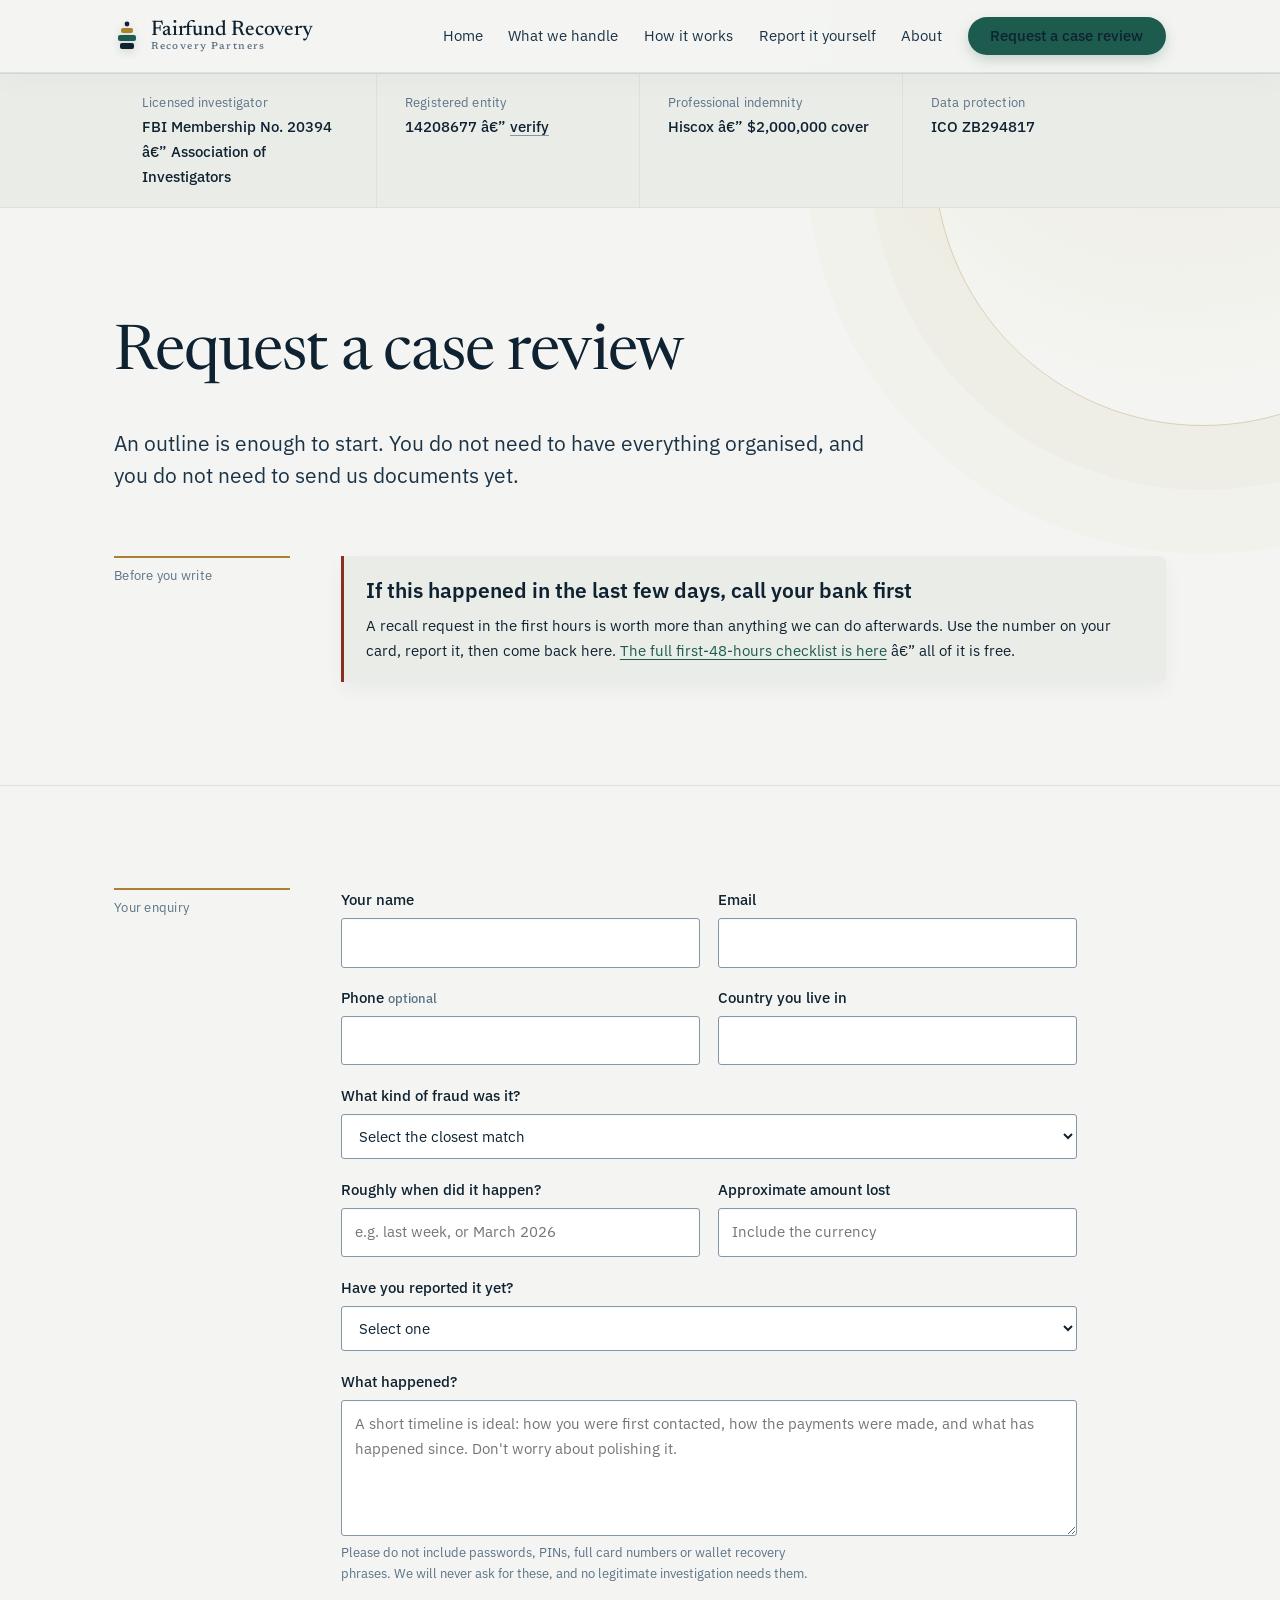
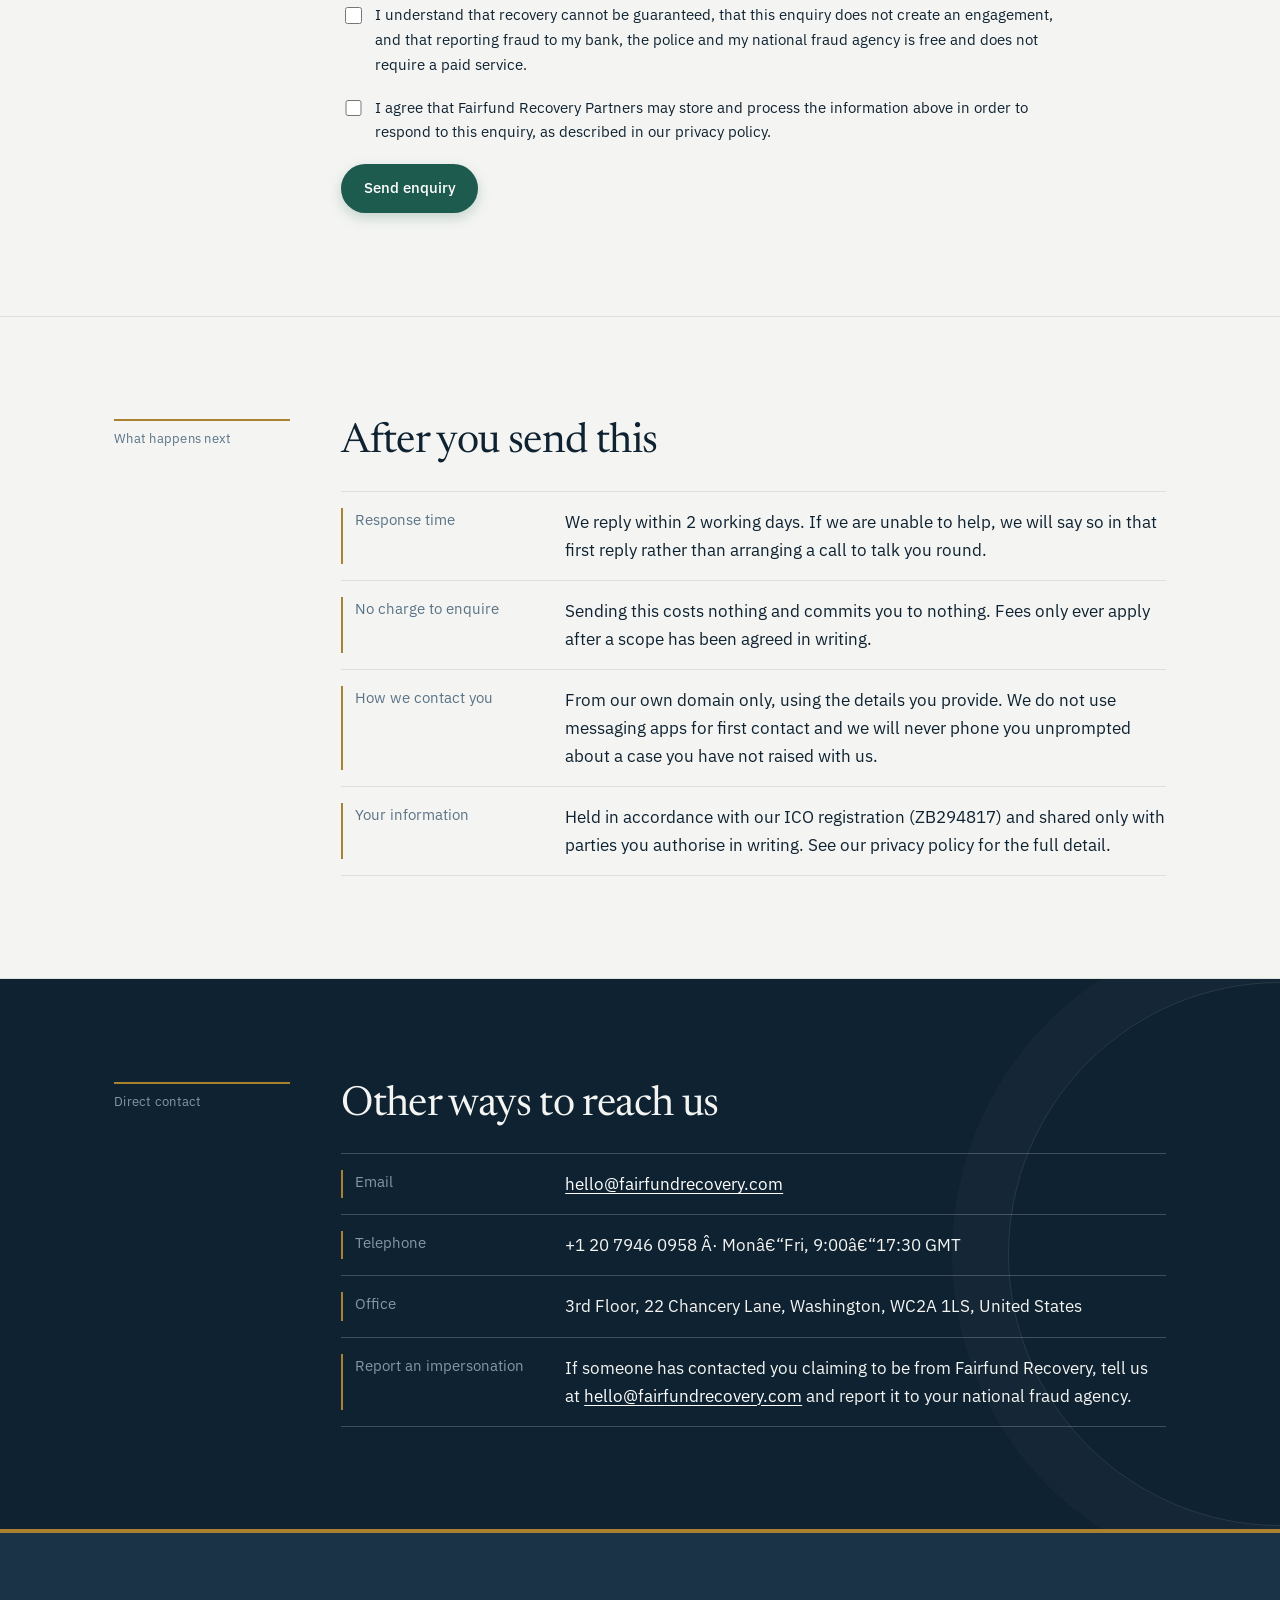
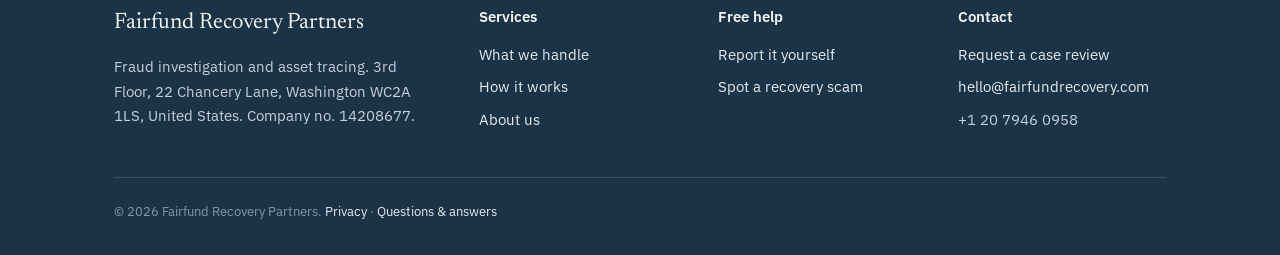
<file: contact.html>
﻿<!DOCTYPE html>
<html lang="en">
<head>
<meta charset="utf-8">
<meta name="viewport" content="width=device-width, initial-scale=1">
<title>Request a case review â€” Fairfund Recovery Partners</title>
<meta name="description" content="Send us the outline of what happened and we will tell you whether there is a realistic route worth following.">
<link rel="preconnect" href="https://fonts.googleapis.com">
<link rel="preconnect" href="https://fonts.gstatic.com" crossorigin>
<link href="https://fonts.googleapis.com/css2?family=IBM+Plex+Sans:wght@400;500;600&family=Newsreader:opsz,wght@6..72,300;6..72,400;6..72,500&display=swap" rel="stylesheet">
<link rel="stylesheet" href="assets/styles.css">
</head>
<body>
<a class="skip" href="#main">Skip to content</a>

<header class="masthead">
  <div class="wrap masthead__inner">
    <a class="brand" href="index.html">
      <svg class="brand__mark" viewBox="0 0 26 30" aria-hidden="true">
        <rect x="6" y="22" width="14" height="6" rx="2" fill="#0F2231"/>
        <rect x="4"  y="14" width="18" height="6" rx="2" fill="#1E5B4F"/>
        <rect x="7"  y="7"  width="12" height="5" rx="2" fill="#A9812F"/>
        <circle cx="13" cy="3" r="2.4" fill="#0F2231"/>
      </svg>
      <span class="brand__name">Fairfund Recovery<span>Recovery Partners</span></span>
    </a>
    <button class="nav-toggle" type="button" aria-expanded="false" aria-controls="site-nav">Menu</button>
    <nav class="nav" id="site-nav" aria-label="Main">
      <a href="index.html">Home</a>
      <a href="services.html">What we handle</a>
      <a href="how-it-works.html">How it works</a>
      <a href="resources.html">Report it yourself</a>
      <a href="about.html">About</a>
      <a class="btn btn--solid" href="contact.html" aria-current="page">Request a case review</a>
    </nav>
  </div>
</header>

<div class="creds">
  <div class="wrap creds__row">
    <div class="creds__item"><span class="k">Licensed investigator</span><span class="v">FBI Membership No. 20394 â€” Association of Investigators</span></div>
    <div class="creds__item"><span class="k">Registered entity</span><span class="v">14208677 â€” <a href="about.html">verify</a></span></div>
    <div class="creds__item"><span class="k">Professional indemnity</span><span class="v">Hiscox â€” $2,000,000 cover</span></div>
    <div class="creds__item"><span class="k">Data protection</span><span class="v">ICO ZB294817</span></div>
  </div>
</div>

<main id="main">

  <section class="hero">
    <div class="wrap">
      <h1>Request a case review</h1>
      <p class="lede">An outline is enough to start. You do not need to have everything organised, and you do not
        need to send us documents yet.</p>
    </div>
  </section>

  <section style="padding-top:0; border-top:0;">
    <div class="wrap docket">
      <p class="docket__aside">Before you write</p>
      <div>
        <div class="note note--alert">
          <h4>If this happened in the last few days, call your bank first</h4>
          <p>A recall request in the first hours is worth more than anything we can do afterwards. Use the number on
            your card, report it, then come back here. <a href="resources.html">The full first-48-hours checklist is
            here</a> â€” all of it is free.</p>
        </div>
      </div>
    </div>
  </section>

  <section>
    <div class="wrap docket">
      <p class="docket__aside">Your enquiry</p>
      <div>
        <form class="form" id="case-form" novalidate>
          <div class="field--pair">
            <div class="field">
              <label for="name">Your name</label>
              <input type="text" id="name" name="name" autocomplete="name" required>
            </div>
            <div class="field">
              <label for="email">Email</label>
              <input type="email" id="email" name="email" autocomplete="email" required>
            </div>
          </div>

          <div class="field--pair">
            <div class="field">
              <label for="phone">Phone <span class="hint">optional</span></label>
              <input type="tel" id="phone" name="phone" autocomplete="tel">
            </div>
            <div class="field">
              <label for="country">Country you live in</label>
              <input type="text" id="country" name="country" autocomplete="country-name" required>
            </div>
          </div>

          <div class="field">
            <label for="type">What kind of fraud was it?</label>
            <select id="type" name="type" required>
              <option value="">Select the closest match</option>
              <option>Bank transfer or invoice redirection</option>
              <option>Card fraud or unauthorised charges</option>
              <option>Cryptocurrency theft or fake trading platform</option>
              <option>Investment or broker fraud</option>
              <option>Romance or long-term relationship fraud</option>
              <option>A recovery service that took payment</option>
              <option>Something else</option>
            </select>
          </div>

          <div class="field--pair">
            <div class="field">
              <label for="when">Roughly when did it happen?</label>
              <input type="text" id="when" name="when" placeholder="e.g. last week, or March 2026" required>
            </div>
            <div class="field">
              <label for="amount">Approximate amount lost</label>
              <input type="text" id="amount" name="amount" placeholder="Include the currency" required>
            </div>
          </div>

          <div class="field">
            <label for="reported">Have you reported it yet?</label>
            <select id="reported" name="reported" required>
              <option value="">Select one</option>
              <option>Yes â€” to my bank</option>
              <option>Yes â€” to the police or a fraud agency</option>
              <option>Yes â€” to both</option>
              <option>Not yet</option>
            </select>
          </div>

          <div class="field">
            <label for="story">What happened?</label>
            <textarea id="story" name="story" required
              placeholder="A short timeline is ideal: how you were first contacted, how the payments were made, and what has happened since. Don't worry about polishing it."></textarea>
            <p class="hint">Please do not include passwords, PINs, full card numbers or wallet recovery phrases.
              We will never ask for these, and no legitimate investigation needs them.</p>
          </div>

          <div class="check">
            <input type="checkbox" id="understand" name="understand" required>
            <label for="understand">I understand that recovery cannot be guaranteed, that this enquiry does not
              create an engagement, and that reporting fraud to my bank, the police and my national fraud agency is
              free and does not require a paid service.</label>
          </div>

          <div class="check">
            <input type="checkbox" id="privacy" name="privacy" required>
            <label for="privacy">I agree that Fairfund Recovery Partners may store and process the information above
              in order to respond to this enquiry, as described in our privacy policy.</label>
          </div>

          <div>
            <button class="btn btn--solid" type="submit">Send enquiry</button>
          </div>

          <p class="form-status" id="form-status" role="status" tabindex="-1" hidden></p>
        </form>
      </div>
    </div>
  </section>

  <section>
    <div class="wrap docket">
      <p class="docket__aside">What happens next</p>
      <div>
        <h2>After you send this</h2>
        <dl class="kv">
          <div>
            <dt>Response time</dt>
            <dd>We reply within 2 working days. If we are unable to help, we will say so in that first reply
              rather than arranging a call to talk you round.</dd>
          </div>
          <div>
            <dt>No charge to enquire</dt>
            <dd>Sending this costs nothing and commits you to nothing. Fees only ever apply after a scope has been
              agreed in writing.</dd>
          </div>
          <div>
            <dt>How we contact you</dt>
            <dd>From our own domain only, using the details you provide. We do not use messaging apps for first
              contact and we will never phone you unprompted about a case you have not raised with us.</dd>
          </div>
          <div>
            <dt>Your information</dt>
            <dd>Held in accordance with our ICO registration (ZB294817) and shared only with parties you authorise
              in writing. See our privacy policy for the full detail.</dd>
          </div>
        </dl>
      </div>
    </div>
  </section>

  <section class="band">
    <div class="wrap docket">
      <p class="docket__aside" style="color:var(--slate-lt)">Direct contact</p>
      <div>
        <h2>Other ways to reach us</h2>
        <dl class="kv" style="border-color:rgba(255,255,255,.2)">
          <div style="border-color:rgba(255,255,255,.2)">
            <dt style="color:var(--slate-lt)">Email</dt>
            <dd><a href="mailto:hello@fairfundrecovery.com">hello@fairfundrecovery.com</a></dd>
          </div>
          <div style="border-color:rgba(255,255,255,.2)">
            <dt style="color:var(--slate-lt)">Telephone</dt>
            <dd>+1 20 7946 0958 Â· Monâ€“Fri, 9:00â€“17:30 GMT</dd>
          </div>
          <div style="border-color:rgba(255,255,255,.2)">
            <dt style="color:var(--slate-lt)">Office</dt>
            <dd>3rd Floor, 22 Chancery Lane, Washington, WC2A 1LS, United States</dd>
          </div>
          <div style="border-color:rgba(255,255,255,.2)">
            <dt style="color:var(--slate-lt)">Report an impersonation</dt>
            <dd>If someone has contacted you claiming to be from Fairfund Recovery, tell us at
              <a href="mailto:hello@fairfundrecovery.com">hello@fairfundrecovery.com</a> and report it to your national fraud agency.</dd>
          </div>
        </dl>
      </div>
    </div>
  </section>

</main>

<footer class="foot">
  <div class="wrap">
    <div class="foot__grid">
      <div>
        <h4>Fairfund Recovery Partners</h4>
        <p style="max-width:34ch">Fraud investigation and asset tracing. 3rd Floor, 22 Chancery Lane, Washington WC2A 1LS, United States. Company no. 14208677.</p>
      </div>
      <div>
        <h4>Services</h4>
        <ul>
          <li><a href="services.html">What we handle</a></li>
          <li><a href="how-it-works.html">How it works</a></li>
          <li><a href="about.html">About us</a></li>
        </ul>
      </div>
      <div>
        <h4>Free help</h4>
        <ul>
          <li><a href="resources.html">Report it yourself</a></li>
          <li><a href="resources.html#recovery-scams">Spot a recovery scam</a></li>
        </ul>
      </div>
      <div>
        <h4>Contact</h4>
        <ul>
          <li><a href="contact.html">Request a case review</a></li>
          <li><a href="mailto:hello@fairfundrecovery.com">hello@fairfundrecovery.com</a></li>
          <li>+1 20 7946 0958</li>
        </ul>
      </div>
    </div>
    <div class="foot__legal">
      <p>© 2026 Fairfund Recovery Partners. <a href="privacy.html">Privacy</a> · <a href="faq.html">Questions &amp; answers</a></p>
    </div>
  </div>
</footer>

<script src="assets/site.js"></script>
</body>
</html>
</file>
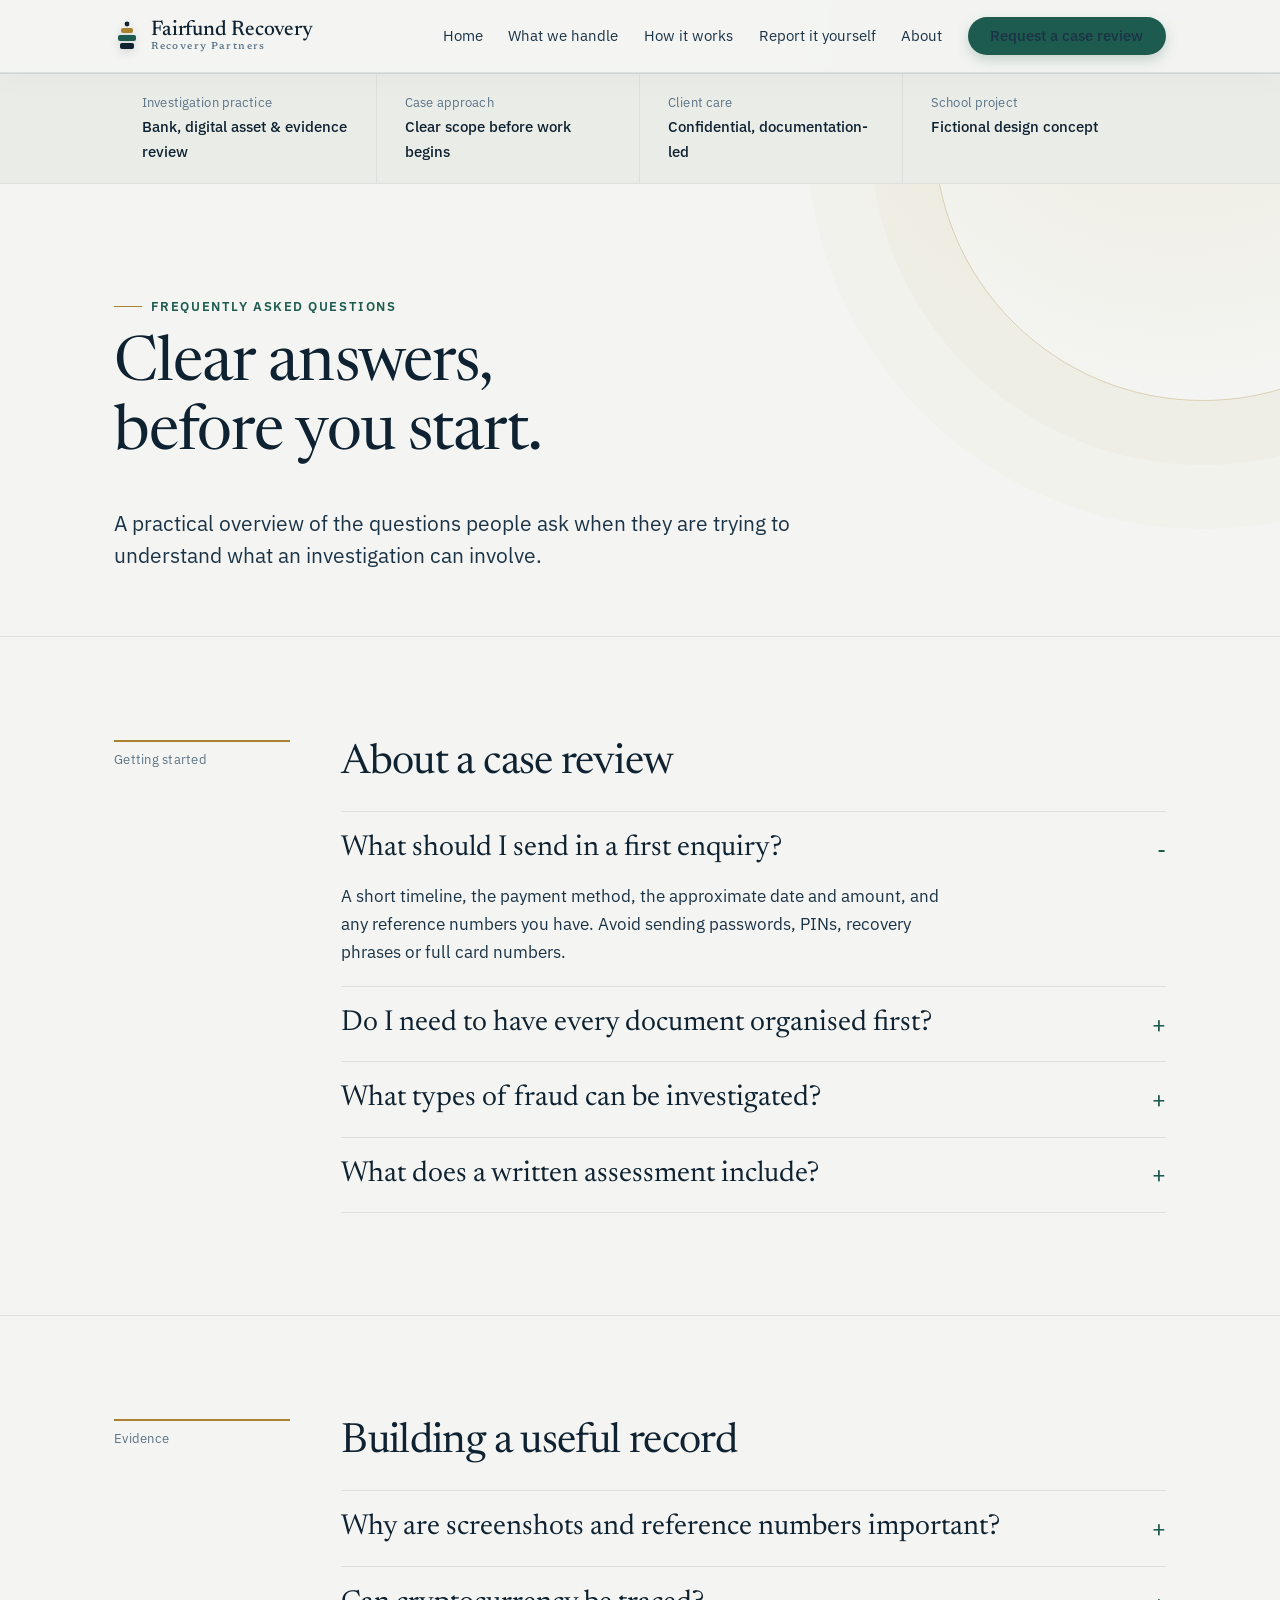
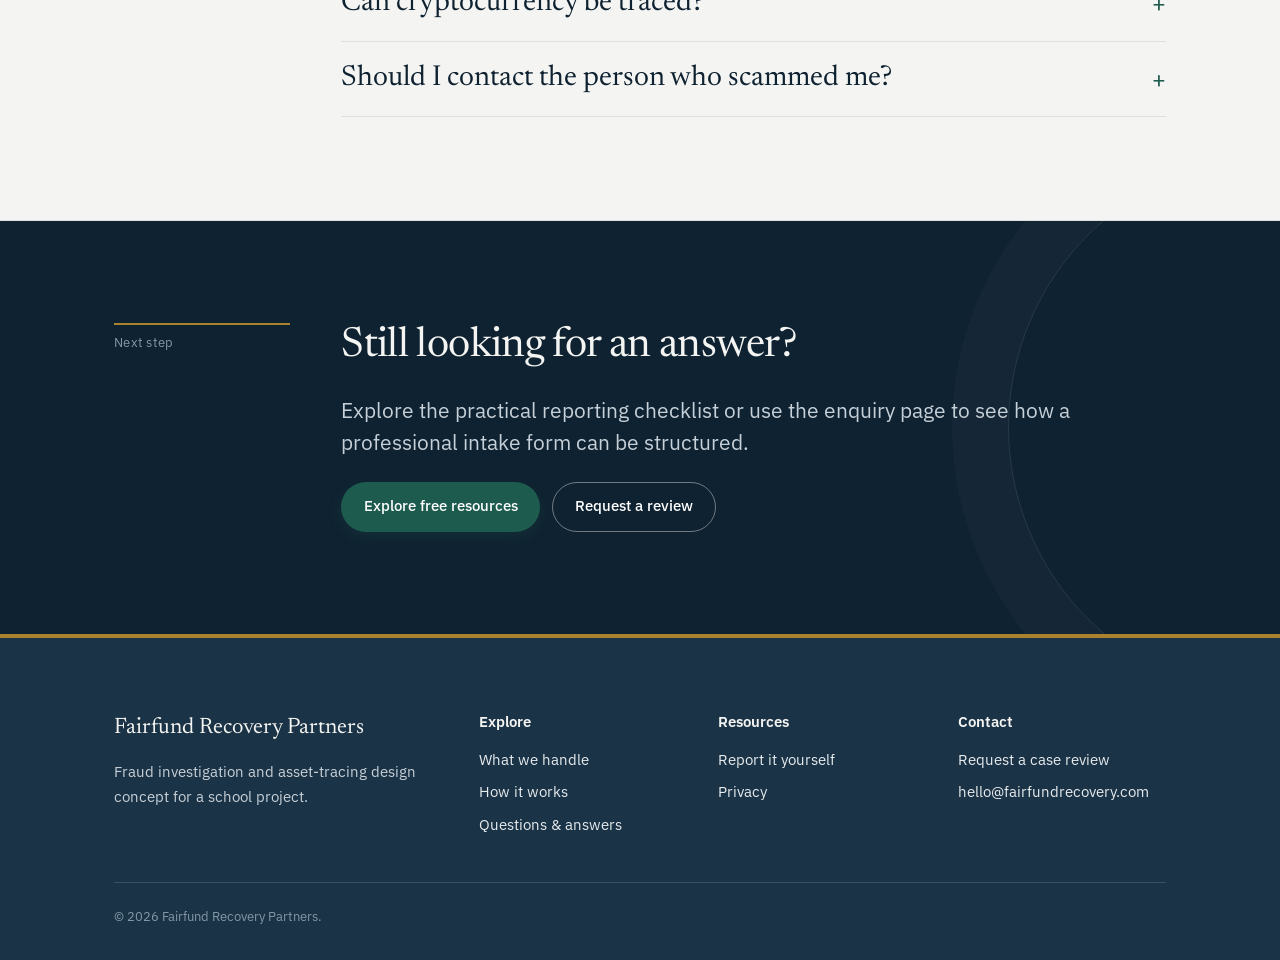
<file: faq.html>
﻿<!DOCTYPE html>
<html lang="en">
<head>
<meta charset="utf-8">
<meta name="viewport" content="width=device-width, initial-scale=1">
<title>Questions &amp; answers — Fairfund Recovery Partners</title>
<meta name="description" content="Answers to common questions about fraud investigations, evidence, digital-asset tracing and case reviews.">
<link rel="preconnect" href="https://fonts.googleapis.com">
<link rel="preconnect" href="https://fonts.gstatic.com" crossorigin>
<link href="https://fonts.googleapis.com/css2?family=IBM+Plex+Sans:wght@400;500;600&family=Newsreader:opsz,wght@6..72,300;6..72,400;6..72,500&display=swap" rel="stylesheet">
<link rel="stylesheet" href="assets/styles.css">
</head>
<body>
<a class="skip" href="#main">Skip to content</a>
<header class="masthead"><div class="wrap masthead__inner">
  <a class="brand" href="index.html"><svg class="brand__mark" viewBox="0 0 26 30" aria-hidden="true"><rect x="6" y="22" width="14" height="6" rx="2" fill="#0F2231"/><rect x="4" y="14" width="18" height="6" rx="2" fill="#1E5B4F"/><rect x="7" y="7" width="12" height="5" rx="2" fill="#A9812F"/><circle cx="13" cy="3" r="2.4" fill="#0F2231"/></svg><span class="brand__name">Fairfund Recovery<span>Recovery Partners</span></span></a>
  <button class="nav-toggle" type="button" aria-expanded="false" aria-controls="site-nav">Menu</button>
  <nav class="nav" id="site-nav" aria-label="Main"><a href="index.html">Home</a><a href="services.html">What we handle</a><a href="how-it-works.html">How it works</a><a href="resources.html">Report it yourself</a><a href="about.html">About</a><a class="btn btn--solid" href="contact.html">Request a case review</a></nav>
</div></header>
<div class="creds"><div class="wrap creds__row"><div class="creds__item"><span class="k">Investigation practice</span><span class="v">Bank, digital asset &amp; evidence review</span></div><div class="creds__item"><span class="k">Case approach</span><span class="v">Clear scope before work begins</span></div><div class="creds__item"><span class="k">Client care</span><span class="v">Confidential, documentation-led</span></div><div class="creds__item"><span class="k">School project</span><span class="v">Fictional design concept</span></div></div></div>
<main id="main">
  <section class="hero"><div class="wrap"><p class="eyebrow">Frequently asked questions</p><h1>Clear answers, before you start.</h1><p class="lede">A practical overview of the questions people ask when they are trying to understand what an investigation can involve.</p></div></section>
  <section><div class="wrap docket"><p class="docket__aside">Getting started</p><div><h2>About a case review</h2><div class="faq-list">
    <details open><summary>What should I send in a first enquiry?</summary><p>A short timeline, the payment method, the approximate date and amount, and any reference numbers you have. Avoid sending passwords, PINs, recovery phrases or full card numbers.</p></details>
    <details><summary>Do I need to have every document organised first?</summary><p>No. Start with what you have. A strong intake process helps turn messages, bank records and screenshots into a usable sequence later.</p></details>
    <details><summary>What types of fraud can be investigated?</summary><p>Common categories include transfer fraud, impersonation, card disputes, fake investments, romance scams and cryptocurrency theft. Each leaves a different evidence trail.</p></details>
    <details><summary>What does a written assessment include?</summary><p>It can identify the known facts, evidence gaps, immediate reporting routes and the next practical action. For a real firm, scope, timings and fees should always be confirmed in writing.</p></details>
  </div></div></div></section>
  <section><div class="wrap docket"><p class="docket__aside">Evidence</p><div><h2>Building a useful record</h2><div class="faq-list">
    <details><summary>Why are screenshots and reference numbers important?</summary><p>They preserve dates, account details and the exact language used. Screenshots are most useful when kept alongside original emails, receipts or transaction records.</p></details>
    <details><summary>Can cryptocurrency be traced?</summary><p>Public blockchain transactions can often be mapped between wallets and services, but tracing alone does not guarantee identification, freezing or recovery. The route depends on the assets, platform and jurisdiction.</p></details>
    <details><summary>Should I contact the person who scammed me?</summary><p>Do not send more money or information. Preserve the conversation and use official reporting or platform channels instead of trying to negotiate with a suspected fraudster.</p></details>
  </div></div></div></section>
  <section class="band"><div class="wrap docket"><p class="docket__aside" style="color:var(--slate-lt)">Next step</p><div><h2>Still looking for an answer?</h2><p class="lede">Explore the practical reporting checklist or use the enquiry page to see how a professional intake form can be structured.</p><div class="btn-row"><a class="btn btn--solid" href="resources.html">Explore free resources</a><a class="btn btn--quiet" href="contact.html">Request a review</a></div></div></div></section>
</main>
<footer class="foot"><div class="wrap"><div class="foot__grid"><div><h4>Fairfund Recovery Partners</h4><p>Fraud investigation and asset-tracing design concept for a school project.</p></div><div><h4>Explore</h4><ul><li><a href="services.html">What we handle</a></li><li><a href="how-it-works.html">How it works</a></li><li><a href="faq.html">Questions &amp; answers</a></li></ul></div><div><h4>Resources</h4><ul><li><a href="resources.html">Report it yourself</a></li><li><a href="privacy.html">Privacy</a></li></ul></div><div><h4>Contact</h4><ul><li><a href="contact.html">Request a case review</a></li><li><a href="mailto:hello@fairfundrecovery.com">hello@fairfundrecovery.com</a></li></ul></div></div><div class="foot__legal"><p>© 2026 Fairfund Recovery Partners.</p></div></div></footer>
<script src="assets/site.js"></script>
</body></html>
</file>
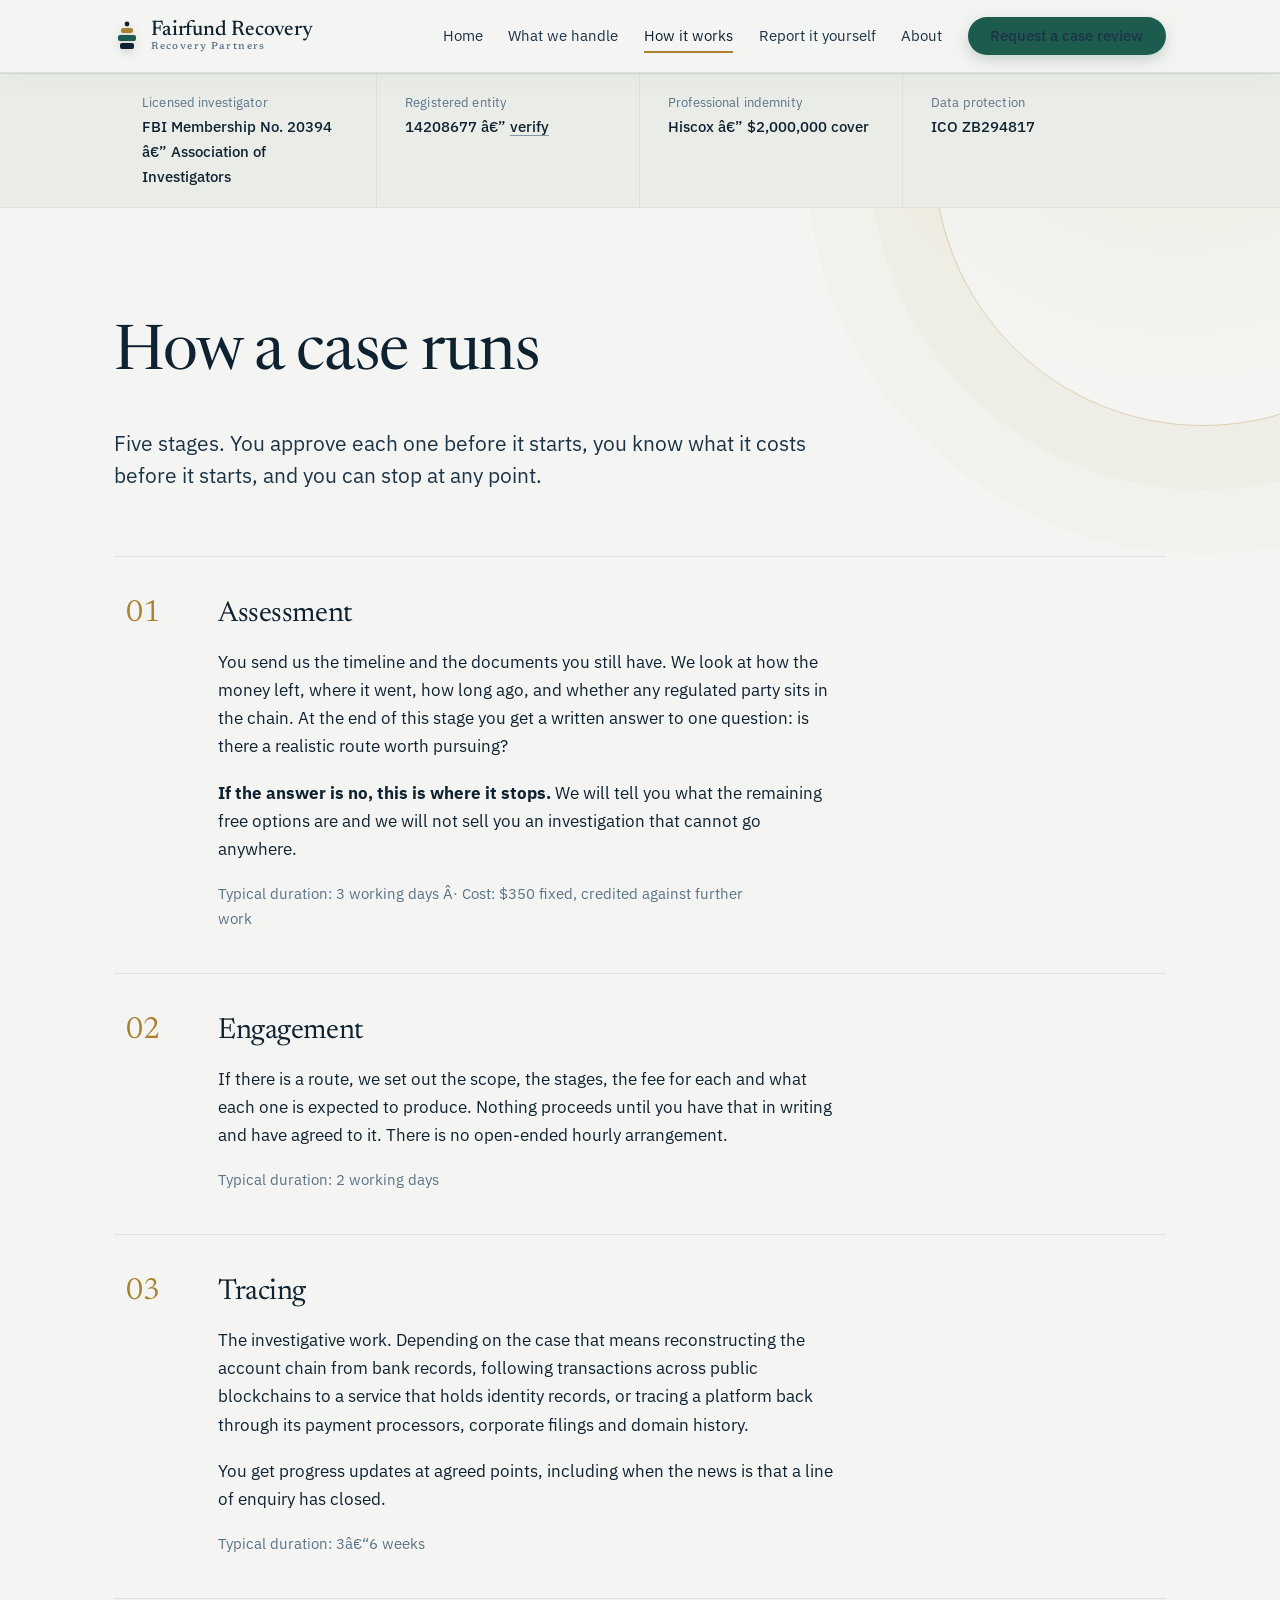
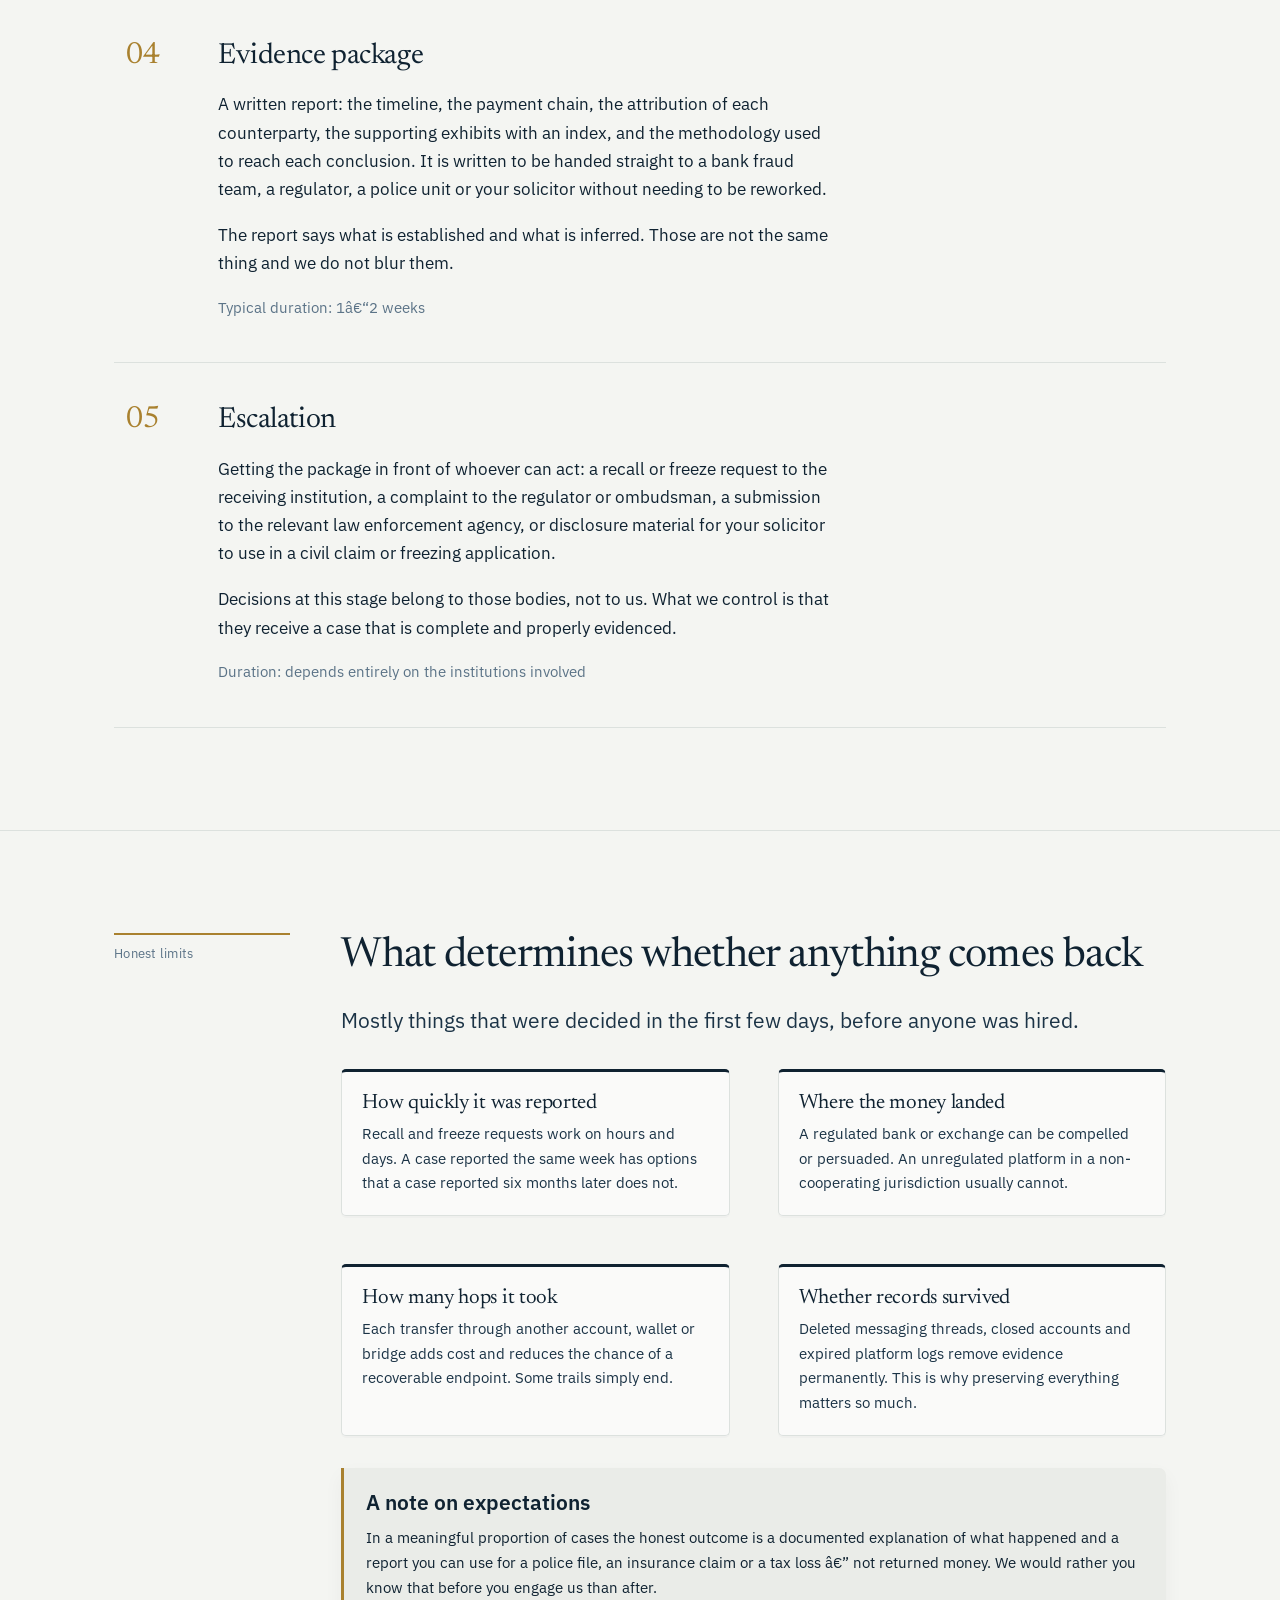
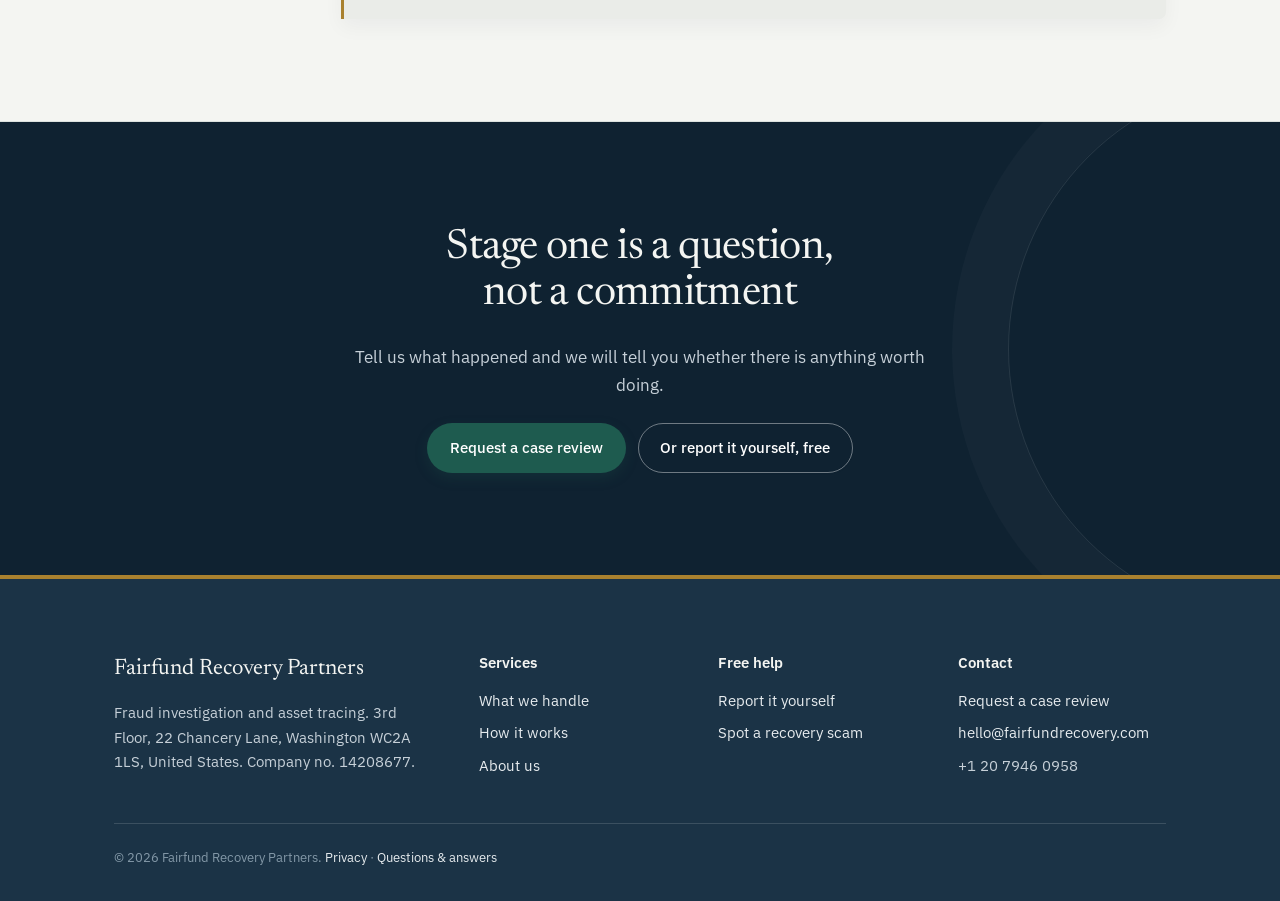
<file: how-it-works.html>
﻿<!DOCTYPE html>
<html lang="en">
<head>
<meta charset="utf-8">
<meta name="viewport" content="width=device-width, initial-scale=1">
<title>How it works â€” Fairfund Recovery Partners</title>
<meta name="description" content="The five stages of a Fairfund Recovery Partners case, from initial assessment through tracing and evidence packaging to escalation.">
<link rel="preconnect" href="https://fonts.googleapis.com">
<link rel="preconnect" href="https://fonts.gstatic.com" crossorigin>
<link href="https://fonts.googleapis.com/css2?family=IBM+Plex+Sans:wght@400;500;600&family=Newsreader:opsz,wght@6..72,300;6..72,400;6..72,500&display=swap" rel="stylesheet">
<link rel="stylesheet" href="assets/styles.css">
</head>
<body>
<a class="skip" href="#main">Skip to content</a>

<header class="masthead">
  <div class="wrap masthead__inner">
    <a class="brand" href="index.html">
      <svg class="brand__mark" viewBox="0 0 26 30" aria-hidden="true">
        <rect x="6" y="22" width="14" height="6" rx="2" fill="#0F2231"/>
        <rect x="4"  y="14" width="18" height="6" rx="2" fill="#1E5B4F"/>
        <rect x="7"  y="7"  width="12" height="5" rx="2" fill="#A9812F"/>
        <circle cx="13" cy="3" r="2.4" fill="#0F2231"/>
      </svg>
      <span class="brand__name">Fairfund Recovery<span>Recovery Partners</span></span>
    </a>
    <button class="nav-toggle" type="button" aria-expanded="false" aria-controls="site-nav">Menu</button>
    <nav class="nav" id="site-nav" aria-label="Main">
      <a href="index.html">Home</a>
      <a href="services.html">What we handle</a>
      <a href="how-it-works.html" aria-current="page">How it works</a>
      <a href="resources.html">Report it yourself</a>
      <a href="about.html">About</a>
      <a class="btn btn--solid" href="contact.html">Request a case review</a>
    </nav>
  </div>
</header>

<div class="creds">
  <div class="wrap creds__row">
    <div class="creds__item"><span class="k">Licensed investigator</span><span class="v">FBI Membership No. 20394 â€” Association of Investigators</span></div>
    <div class="creds__item"><span class="k">Registered entity</span><span class="v">14208677 â€” <a href="about.html">verify</a></span></div>
    <div class="creds__item"><span class="k">Professional indemnity</span><span class="v">Hiscox â€” $2,000,000 cover</span></div>
    <div class="creds__item"><span class="k">Data protection</span><span class="v">ICO ZB294817</span></div>
  </div>
</div>

<main id="main">

  <section class="hero">
    <div class="wrap">
      <h1>How a case runs</h1>
      <p class="lede">Five stages. You approve each one before it starts, you know what it costs before it starts,
        and you can stop at any point.</p>
    </div>
  </section>

  <section style="padding-top:0; border-top:0;">
    <div class="wrap">
      <ol class="steps">
        <li>
          <div>
            <h3>Assessment</h3>
            <p>You send us the timeline and the documents you still have. We look at how the money left, where it
              went, how long ago, and whether any regulated party sits in the chain. At the end of this stage you
              get a written answer to one question: is there a realistic route worth pursuing?</p>
            <p><strong>If the answer is no, this is where it stops.</strong> We will tell you what the remaining free
              options are and we will not sell you an investigation that cannot go anywhere.</p>
            <p style="font-size:var(--t-sm); color:var(--slate)">Typical duration: 3 working days Â· Cost: $350 fixed, credited against further work</p>
          </div>
        </li>
        <li>
          <div>
            <h3>Engagement</h3>
            <p>If there is a route, we set out the scope, the stages, the fee for each and what each one is expected
              to produce. Nothing proceeds until you have that in writing and have agreed to it. There is no
              open-ended hourly arrangement.</p>
            <p style="font-size:var(--t-sm); color:var(--slate)">Typical duration: 2 working days</p>
          </div>
        </li>
        <li>
          <div>
            <h3>Tracing</h3>
            <p>The investigative work. Depending on the case that means reconstructing the account chain from bank
              records, following transactions across public blockchains to a service that holds identity records,
              or tracing a platform back through its payment processors, corporate filings and domain history.</p>
            <p>You get progress updates at agreed points, including when the news is that a line of enquiry has
              closed.</p>
            <p style="font-size:var(--t-sm); color:var(--slate)">Typical duration: 3â€“6 weeks</p>
          </div>
        </li>
        <li>
          <div>
            <h3>Evidence package</h3>
            <p>A written report: the timeline, the payment chain, the attribution of each counterparty, the
              supporting exhibits with an index, and the methodology used to reach each conclusion. It is written
              to be handed straight to a bank fraud team, a regulator, a police unit or your solicitor without
              needing to be reworked.</p>
            <p>The report says what is established and what is inferred. Those are not the same thing and we do not
              blur them.</p>
            <p style="font-size:var(--t-sm); color:var(--slate)">Typical duration: 1â€“2 weeks</p>
          </div>
        </li>
        <li>
          <div>
            <h3>Escalation</h3>
            <p>Getting the package in front of whoever can act: a recall or freeze request to the receiving
              institution, a complaint to the regulator or ombudsman, a submission to the relevant law enforcement
              agency, or disclosure material for your solicitor to use in a civil claim or freezing application.</p>
            <p>Decisions at this stage belong to those bodies, not to us. What we control is that they receive a
              case that is complete and properly evidenced.</p>
            <p style="font-size:var(--t-sm); color:var(--slate)">Duration: depends entirely on the institutions involved</p>
          </div>
        </li>
      </ol>
    </div>
  </section>

  <section>
    <div class="wrap docket">
      <p class="docket__aside">Honest limits</p>
      <div>
        <h2>What determines whether anything comes back</h2>
        <p class="lede">Mostly things that were decided in the first few days, before anyone was hired.</p>
        <div class="cols cols--2" style="margin-top:2rem">
          <div class="entry">
            <h3>How quickly it was reported</h3>
            <p>Recall and freeze requests work on hours and days. A case reported the same week has options that a
              case reported six months later does not.</p>
          </div>
          <div class="entry">
            <h3>Where the money landed</h3>
            <p>A regulated bank or exchange can be compelled or persuaded. An unregulated platform in a
              non-cooperating jurisdiction usually cannot.</p>
          </div>
          <div class="entry">
            <h3>How many hops it took</h3>
            <p>Each transfer through another account, wallet or bridge adds cost and reduces the chance of a
              recoverable endpoint. Some trails simply end.</p>
          </div>
          <div class="entry">
            <h3>Whether records survived</h3>
            <p>Deleted messaging threads, closed accounts and expired platform logs remove evidence permanently.
              This is why preserving everything matters so much.</p>
          </div>
        </div>
        <div class="note" style="margin-top:2rem">
          <h4>A note on expectations</h4>
          <p>In a meaningful proportion of cases the honest outcome is a documented explanation of what happened and
            a report you can use for a police file, an insurance claim or a tax loss â€” not returned money. We would
            rather you know that before you engage us than after.</p>
        </div>
      </div>
    </div>
  </section>

  <section class="band">
    <div class="narrow" style="text-align:center">
      <h2>Stage one is a question, not a commitment</h2>
      <p style="margin-inline:auto">Tell us what happened and we will tell you whether there is anything worth doing.</p>
      <div class="btn-row" style="justify-content:center; margin-top:1.5rem">
        <a class="btn btn--solid" href="contact.html">Request a case review</a>
        <a class="btn btn--quiet" href="resources.html">Or report it yourself, free</a>
      </div>
    </div>
  </section>

</main>

<footer class="foot">
  <div class="wrap">
    <div class="foot__grid">
      <div>
        <h4>Fairfund Recovery Partners</h4>
        <p style="max-width:34ch">Fraud investigation and asset tracing. 3rd Floor, 22 Chancery Lane, Washington WC2A 1LS, United States. Company no. 14208677.</p>
      </div>
      <div>
        <h4>Services</h4>
        <ul>
          <li><a href="services.html">What we handle</a></li>
          <li><a href="how-it-works.html">How it works</a></li>
          <li><a href="about.html">About us</a></li>
        </ul>
      </div>
      <div>
        <h4>Free help</h4>
        <ul>
          <li><a href="resources.html">Report it yourself</a></li>
          <li><a href="resources.html#recovery-scams">Spot a recovery scam</a></li>
        </ul>
      </div>
      <div>
        <h4>Contact</h4>
        <ul>
          <li><a href="contact.html">Request a case review</a></li>
          <li><a href="mailto:hello@fairfundrecovery.com">hello@fairfundrecovery.com</a></li>
          <li>+1 20 7946 0958</li>
        </ul>
      </div>
    </div>
    <div class="foot__legal">
      <p>© 2026 Fairfund Recovery Partners. <a href="privacy.html">Privacy</a> · <a href="faq.html">Questions &amp; answers</a></p>
    </div>
  </div>
</footer>

<script src="assets/site.js"></script>
</body>
</html>
</file>
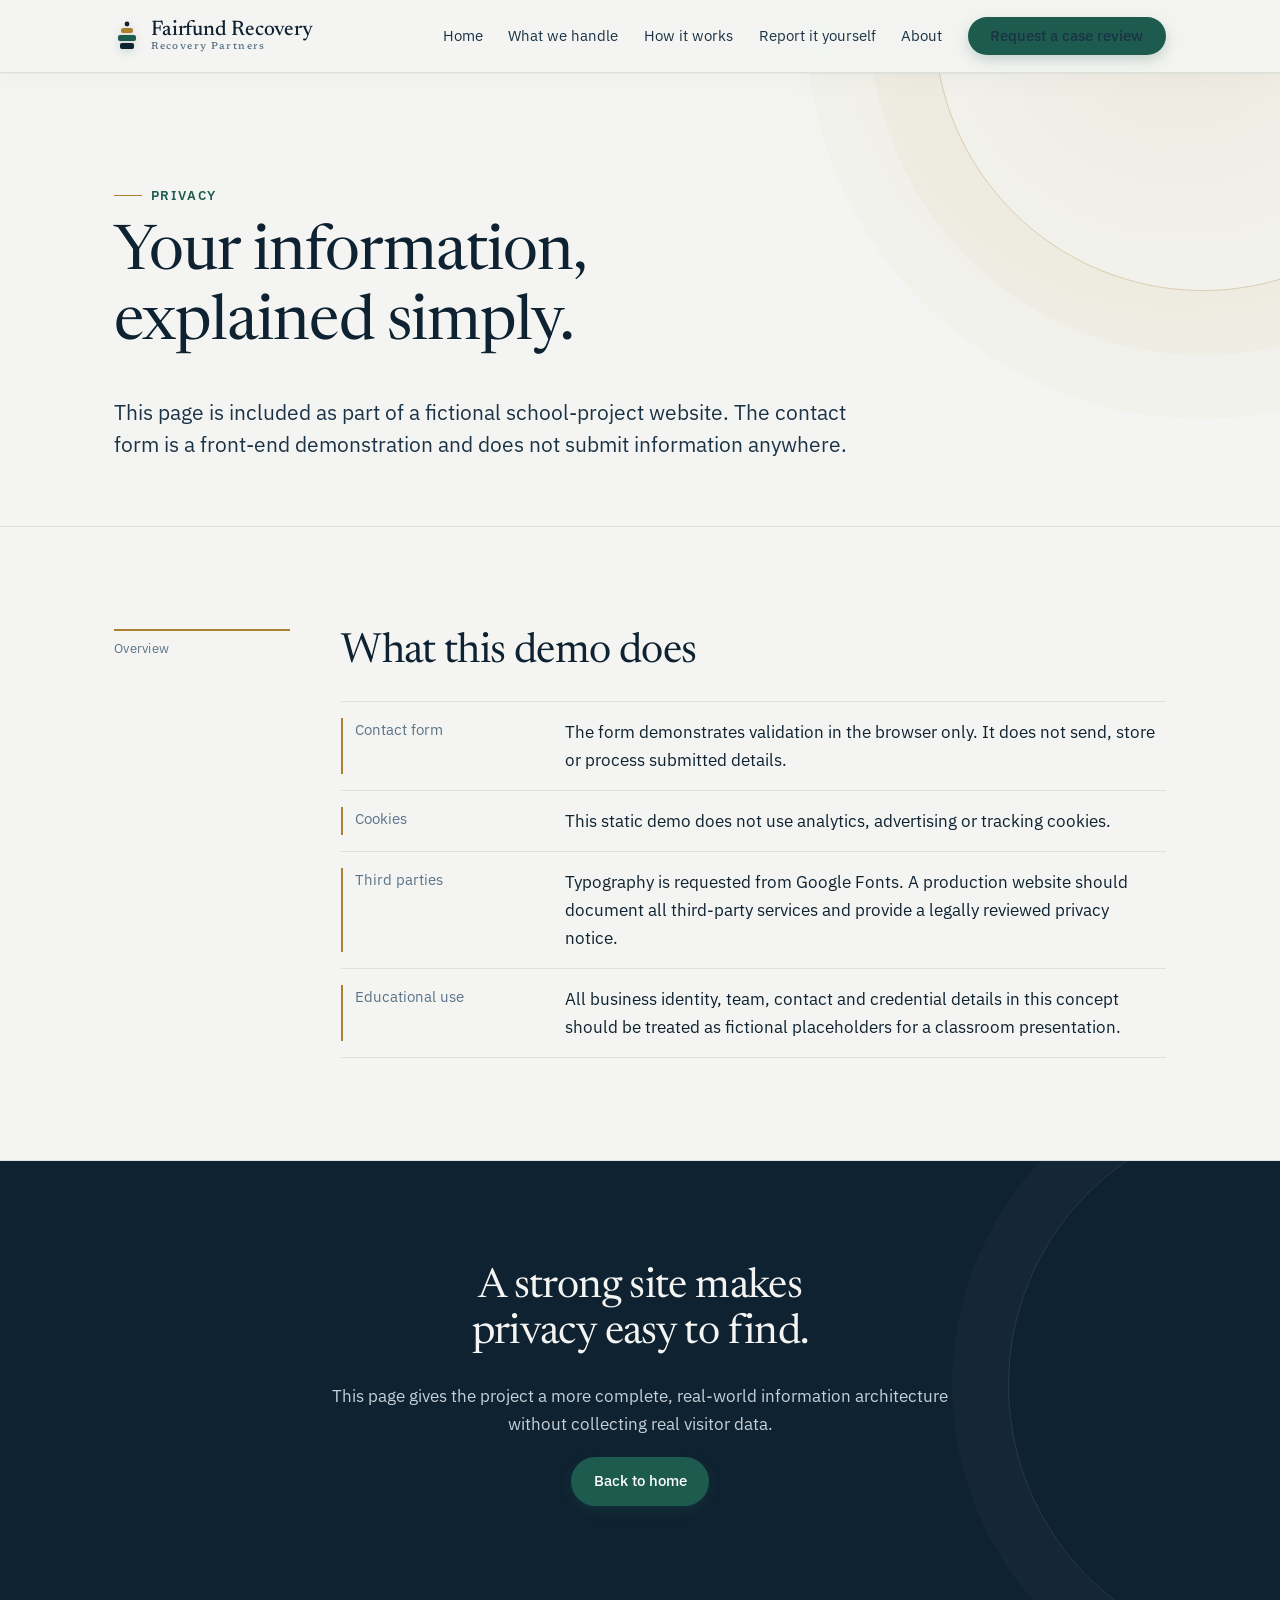
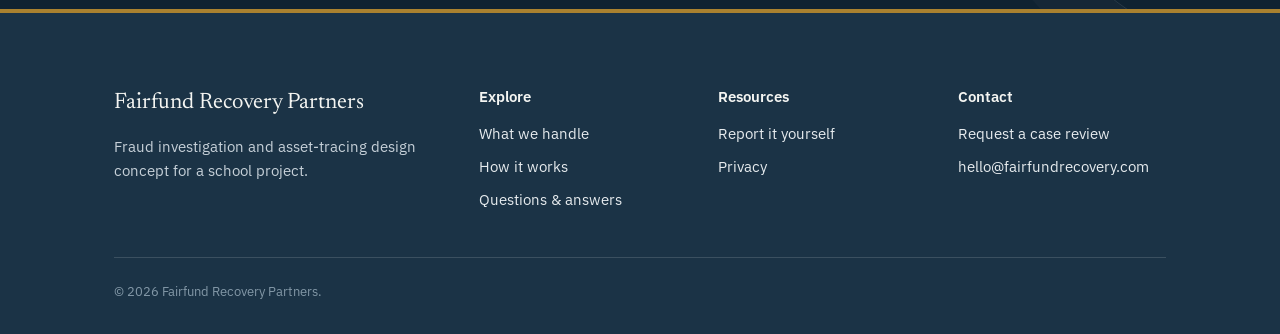
<file: privacy.html>
﻿<!DOCTYPE html>
<html lang="en"><head><meta charset="utf-8"><meta name="viewport" content="width=device-width, initial-scale=1"><title>Privacy — Fairfund Recovery Partners</title><meta name="description" content="Privacy information for this fictional school-project website."><link rel="preconnect" href="https://fonts.googleapis.com"><link rel="preconnect" href="https://fonts.gstatic.com" crossorigin><link href="https://fonts.googleapis.com/css2?family=IBM+Plex+Sans:wght@400;500;600&family=Newsreader:opsz,wght@6..72,300;6..72,400;6..72,500&display=swap" rel="stylesheet"><link rel="stylesheet" href="assets/styles.css"></head>
<body><a class="skip" href="#main">Skip to content</a><header class="masthead"><div class="wrap masthead__inner"><a class="brand" href="index.html"><svg class="brand__mark" viewBox="0 0 26 30" aria-hidden="true"><rect x="6" y="22" width="14" height="6" rx="2" fill="#0F2231"/><rect x="4" y="14" width="18" height="6" rx="2" fill="#1E5B4F"/><rect x="7" y="7" width="12" height="5" rx="2" fill="#A9812F"/><circle cx="13" cy="3" r="2.4" fill="#0F2231"/></svg><span class="brand__name">Fairfund Recovery<span>Recovery Partners</span></span></a><button class="nav-toggle" type="button" aria-expanded="false" aria-controls="site-nav">Menu</button><nav class="nav" id="site-nav" aria-label="Main"><a href="index.html">Home</a><a href="services.html">What we handle</a><a href="how-it-works.html">How it works</a><a href="resources.html">Report it yourself</a><a href="about.html">About</a><a class="btn btn--solid" href="contact.html">Request a case review</a></nav></div></header>
<main id="main"><section class="hero"><div class="wrap"><p class="eyebrow">Privacy</p><h1>Your information, explained simply.</h1><p class="lede">This page is included as part of a fictional school-project website. The contact form is a front-end demonstration and does not submit information anywhere.</p></div></section><section><div class="wrap docket"><p class="docket__aside">Overview</p><div><h2>What this demo does</h2><dl class="kv"><div><dt>Contact form</dt><dd>The form demonstrates validation in the browser only. It does not send, store or process submitted details.</dd></div><div><dt>Cookies</dt><dd>This static demo does not use analytics, advertising or tracking cookies.</dd></div><div><dt>Third parties</dt><dd>Typography is requested from Google Fonts. A production website should document all third-party services and provide a legally reviewed privacy notice.</dd></div><div><dt>Educational use</dt><dd>All business identity, team, contact and credential details in this concept should be treated as fictional placeholders for a classroom presentation.</dd></div></dl></div></div></section><section class="band"><div class="narrow" style="text-align:center"><h2>A strong site makes privacy easy to find.</h2><p style="margin-inline:auto">This page gives the project a more complete, real-world information architecture without collecting real visitor data.</p><a class="btn btn--solid" href="index.html">Back to home</a></div></section></main>
<footer class="foot"><div class="wrap"><div class="foot__grid"><div><h4>Fairfund Recovery Partners</h4><p>Fraud investigation and asset-tracing design concept for a school project.</p></div><div><h4>Explore</h4><ul><li><a href="services.html">What we handle</a></li><li><a href="how-it-works.html">How it works</a></li><li><a href="faq.html">Questions &amp; answers</a></li></ul></div><div><h4>Resources</h4><ul><li><a href="resources.html">Report it yourself</a></li><li><a href="privacy.html">Privacy</a></li></ul></div><div><h4>Contact</h4><ul><li><a href="contact.html">Request a case review</a></li><li><a href="mailto:hello@fairfundrecovery.com">hello@fairfundrecovery.com</a></li></ul></div></div><div class="foot__legal"><p>© 2026 Fairfund Recovery Partners.</p></div></div></footer><script src="assets/site.js"></script></body></html>
</file>
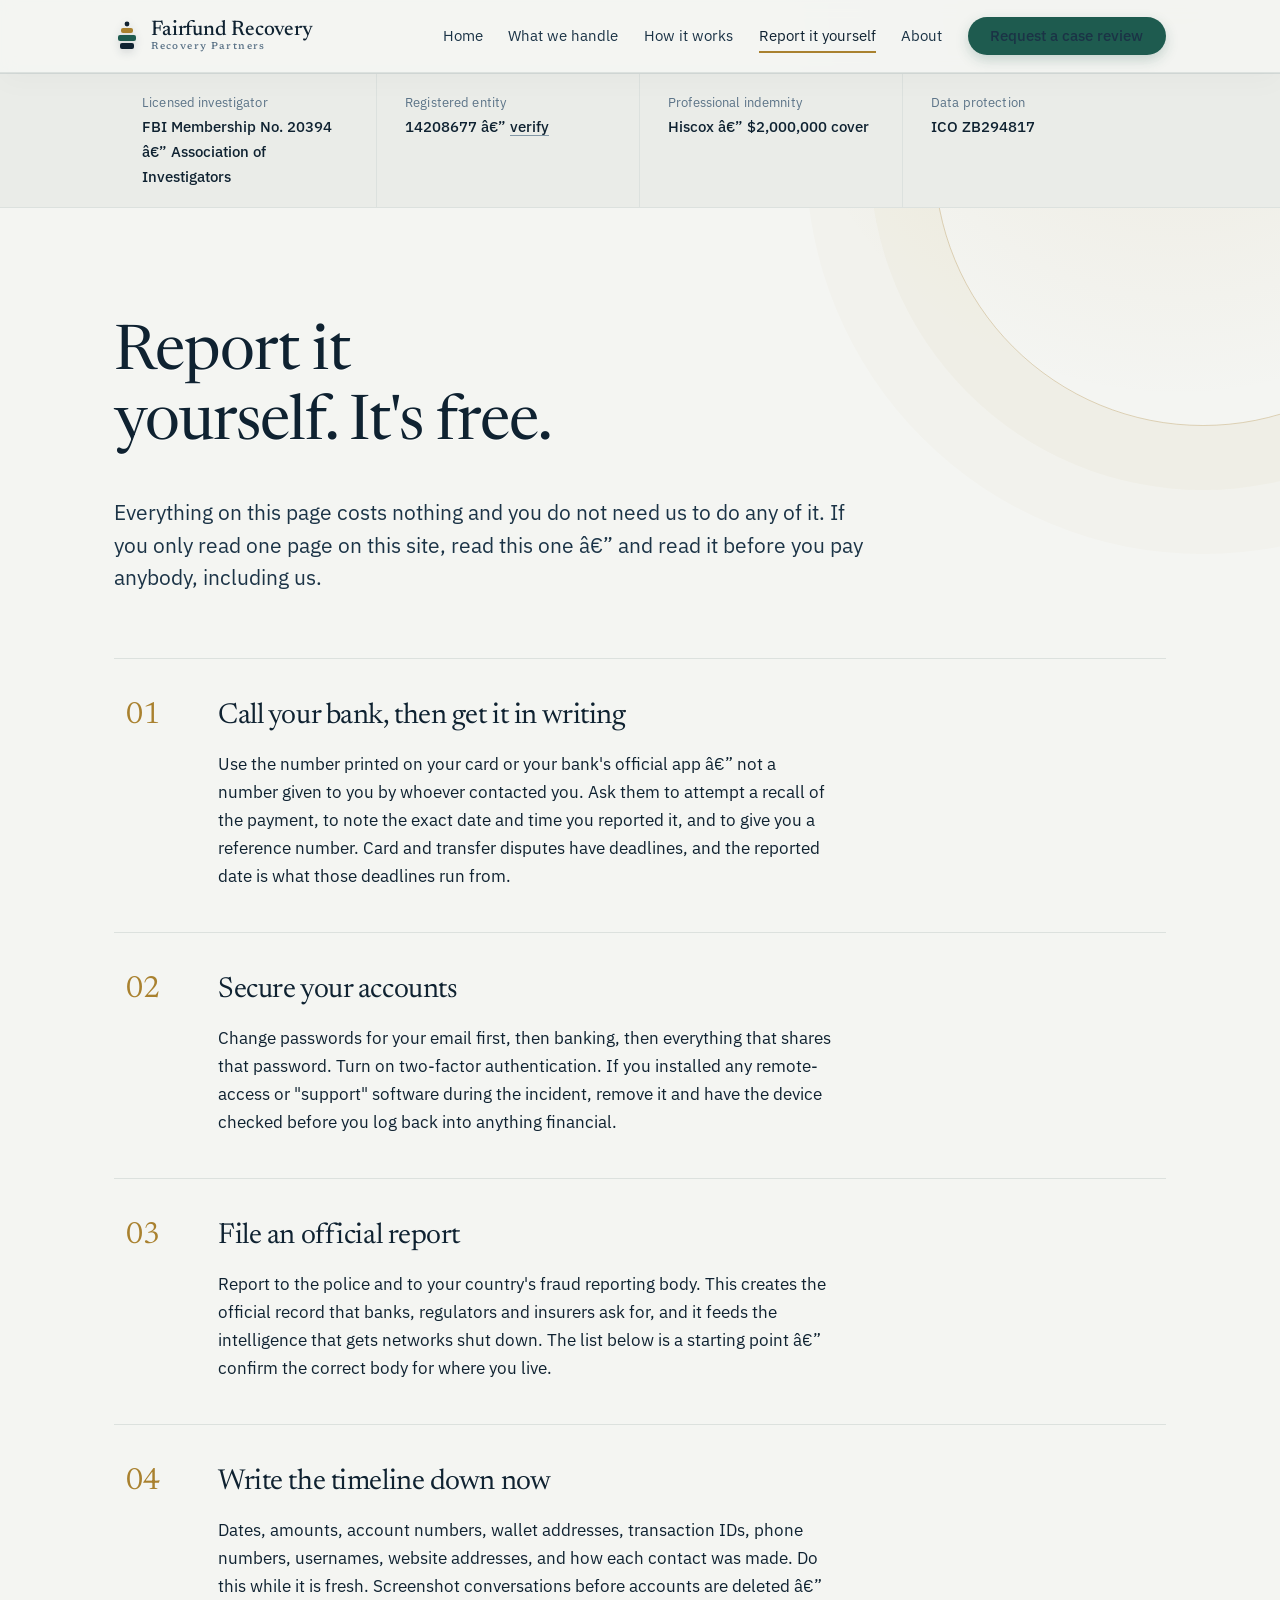
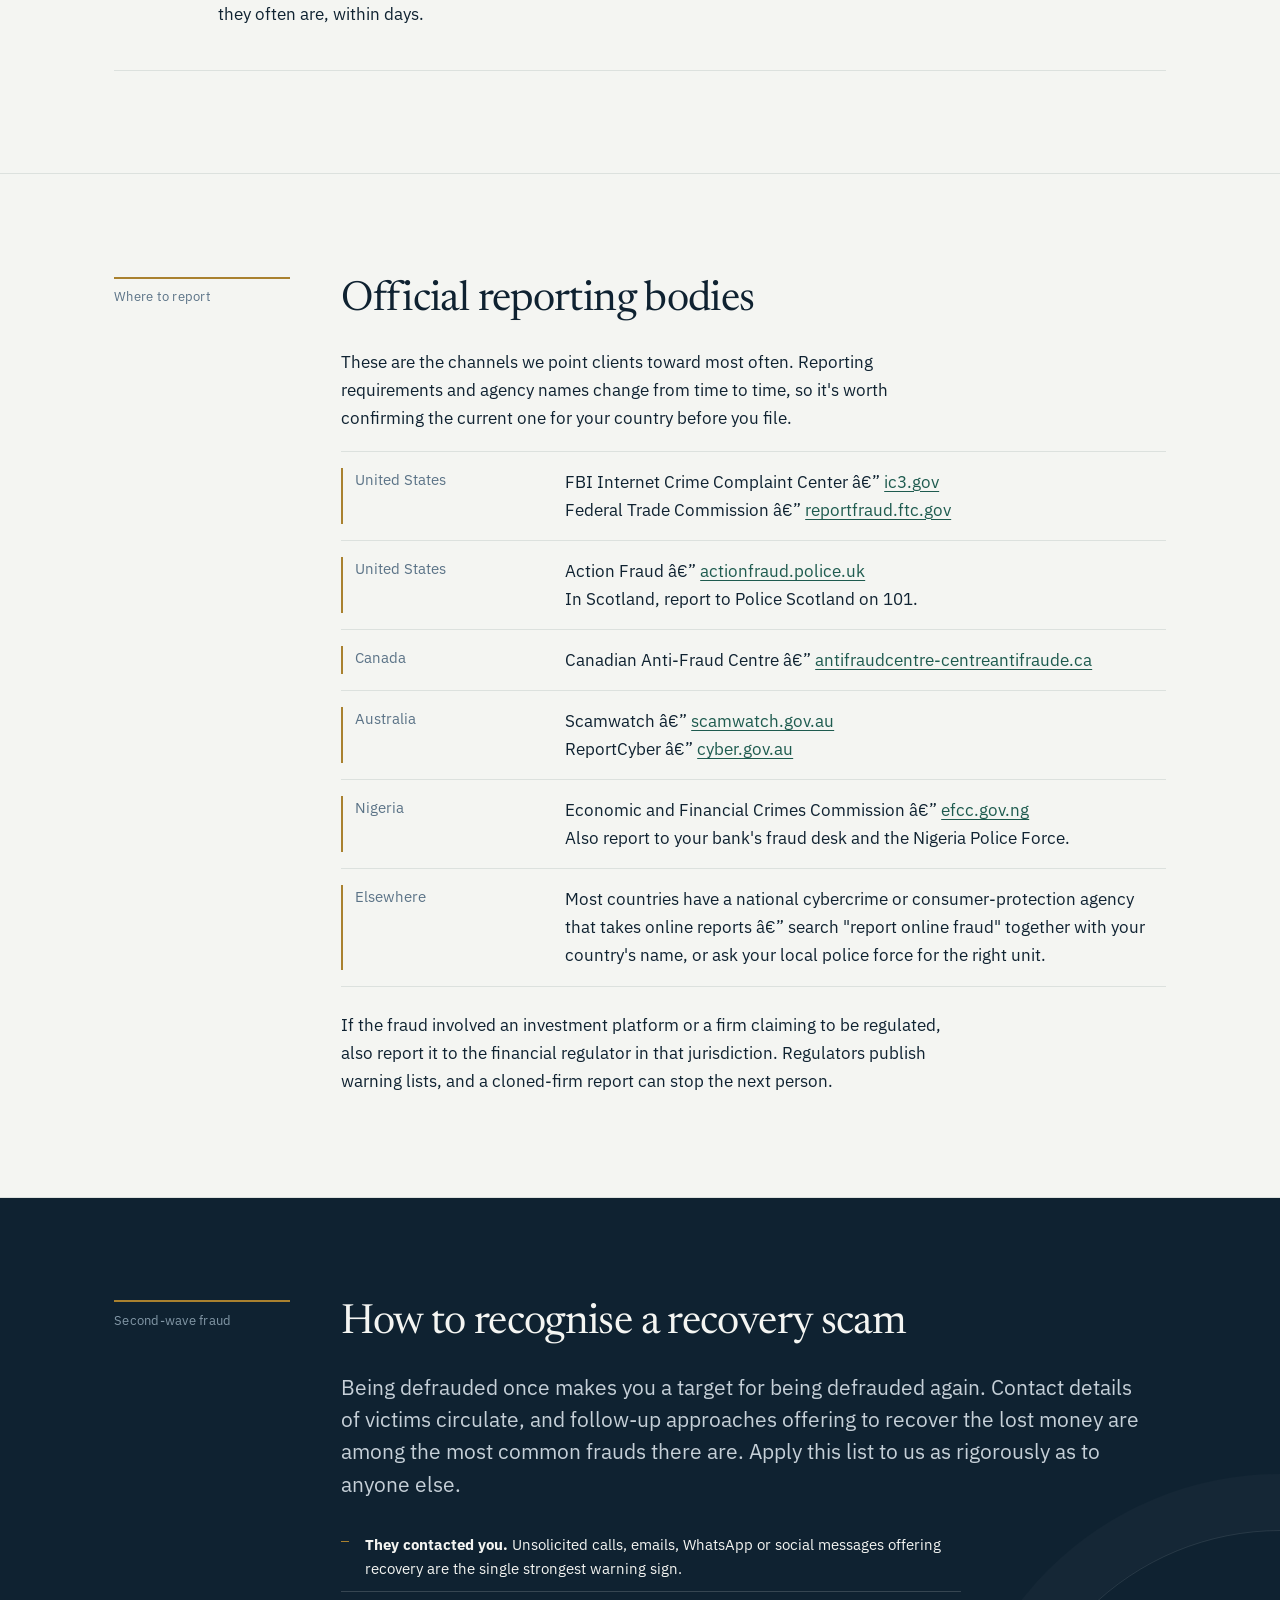
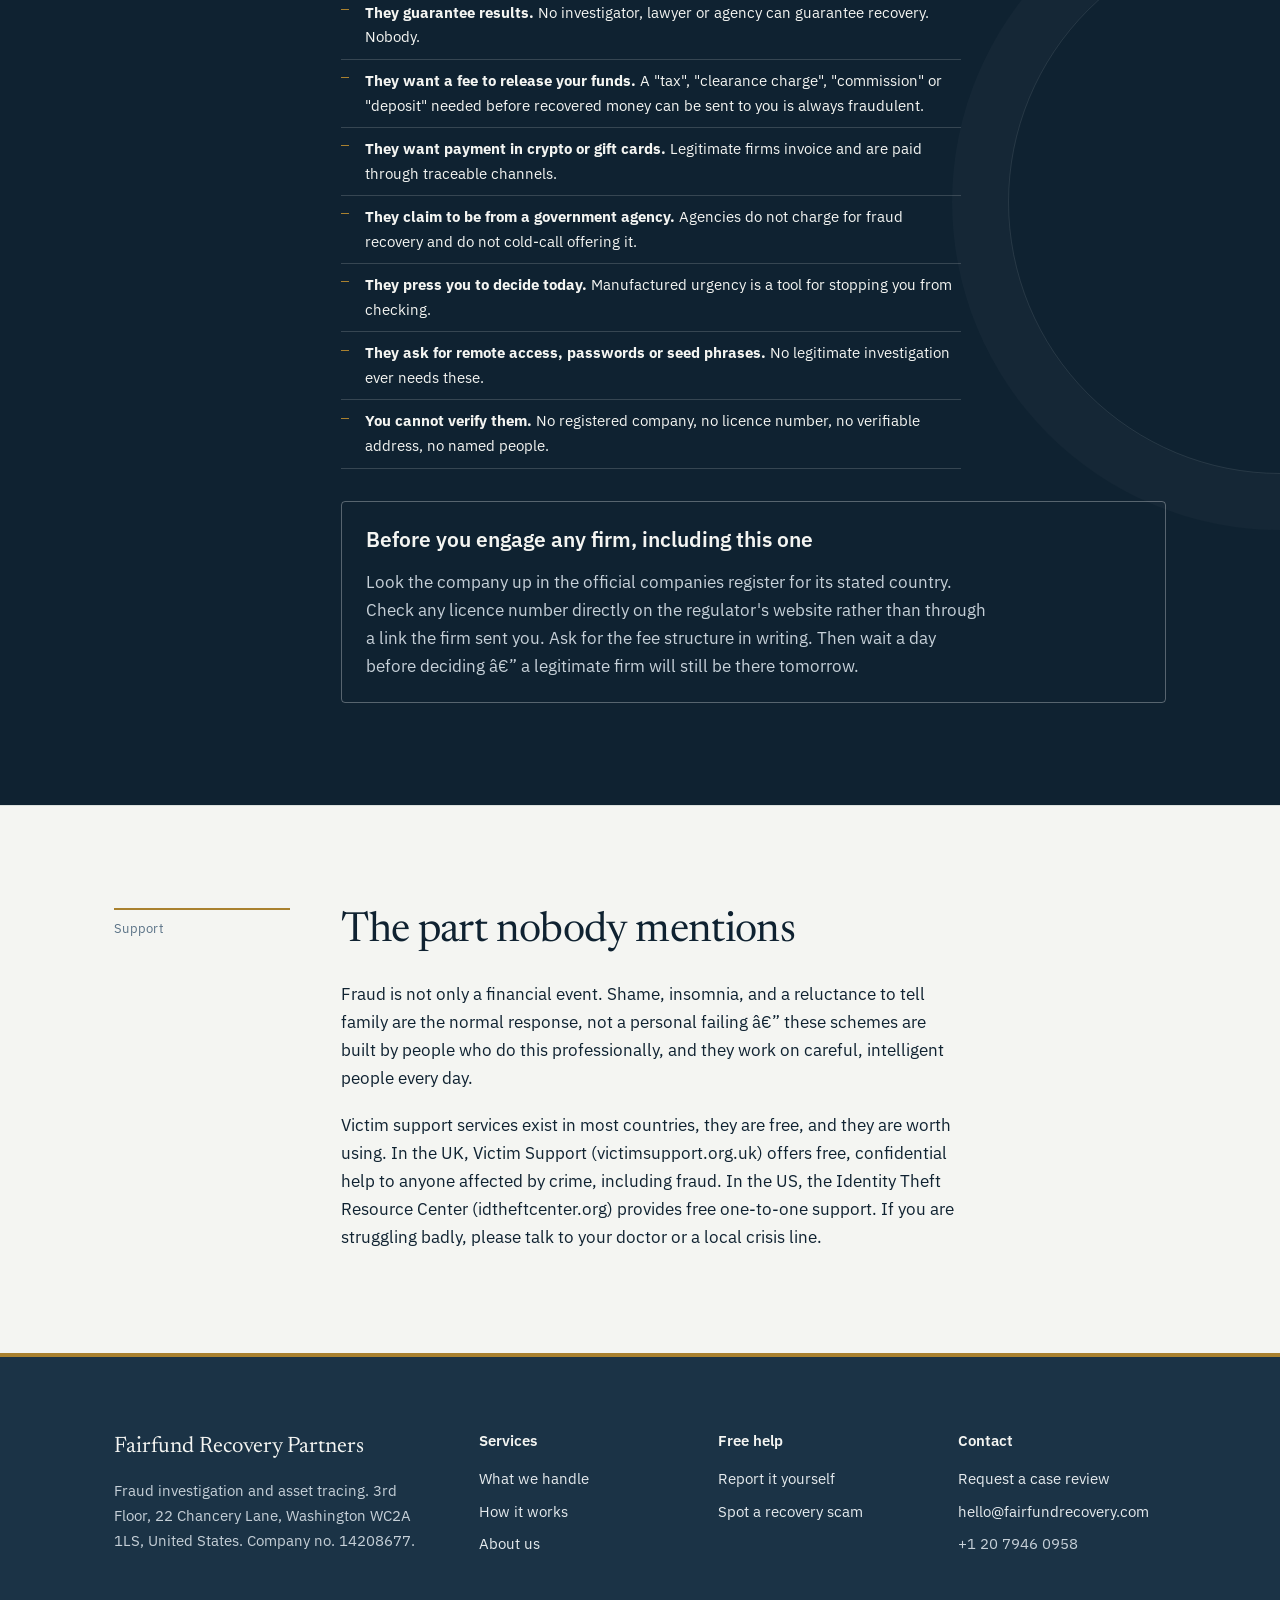
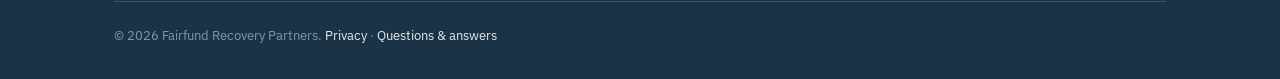
<file: resources.html>
﻿<!DOCTYPE html>
<html lang="en">
<head>
<meta charset="utf-8">
<meta name="viewport" content="width=device-width, initial-scale=1">
<title>Report it yourself â€” Fairfund Recovery Partners</title>
<meta name="description" content="Free, official ways to report fraud, what to do in the first 48 hours, and how to recognise a recovery scam.">
<link rel="preconnect" href="https://fonts.googleapis.com">
<link rel="preconnect" href="https://fonts.gstatic.com" crossorigin>
<link href="https://fonts.googleapis.com/css2?family=IBM+Plex+Sans:wght@400;500;600&family=Newsreader:opsz,wght@6..72,300;6..72,400;6..72,500&display=swap" rel="stylesheet">
<link rel="stylesheet" href="assets/styles.css">
</head>
<body>
<a class="skip" href="#main">Skip to content</a>

<header class="masthead">
  <div class="wrap masthead__inner">
    <a class="brand" href="index.html">
      <svg class="brand__mark" viewBox="0 0 26 30" aria-hidden="true">
        <rect x="6" y="22" width="14" height="6" rx="2" fill="#0F2231"/>
        <rect x="4"  y="14" width="18" height="6" rx="2" fill="#1E5B4F"/>
        <rect x="7"  y="7"  width="12" height="5" rx="2" fill="#A9812F"/>
        <circle cx="13" cy="3" r="2.4" fill="#0F2231"/>
      </svg>
      <span class="brand__name">Fairfund Recovery<span>Recovery Partners</span></span>
    </a>
    <button class="nav-toggle" type="button" aria-expanded="false" aria-controls="site-nav">Menu</button>
    <nav class="nav" id="site-nav" aria-label="Main">
      <a href="index.html">Home</a>
      <a href="services.html">What we handle</a>
      <a href="how-it-works.html">How it works</a>
      <a href="resources.html" aria-current="page">Report it yourself</a>
      <a href="about.html">About</a>
      <a class="btn btn--solid" href="contact.html">Request a case review</a>
    </nav>
  </div>
</header>

<div class="creds">
  <div class="wrap creds__row">
    <div class="creds__item"><span class="k">Licensed investigator</span><span class="v">FBI Membership No. 20394 â€” Association of Investigators</span></div>
    <div class="creds__item"><span class="k">Registered entity</span><span class="v">14208677 â€” <a href="about.html">verify</a></span></div>
    <div class="creds__item"><span class="k">Professional indemnity</span><span class="v">Hiscox â€” $2,000,000 cover</span></div>
    <div class="creds__item"><span class="k">Data protection</span><span class="v">ICO ZB294817</span></div>
  </div>
</div>

<main id="main">

  <section class="hero">
    <div class="wrap">
      <h1>Report it yourself. It's free.</h1>
      <p class="lede">Everything on this page costs nothing and you do not need us to do any of it. If you only read
        one page on this site, read this one â€” and read it before you pay anybody, including us.</p>
    </div>
  </section>

  <section style="padding-top:0; border-top:0;">
    <div class="wrap">
      <ol class="steps">
        <li>
          <div>
            <h3>Call your bank, then get it in writing</h3>
            <p>Use the number printed on your card or your bank's official app â€” not a number given to you by
              whoever contacted you. Ask them to attempt a recall of the payment, to note the exact date and time
              you reported it, and to give you a reference number. Card and transfer disputes have deadlines, and
              the reported date is what those deadlines run from.</p>
          </div>
        </li>
        <li>
          <div>
            <h3>Secure your accounts</h3>
            <p>Change passwords for your email first, then banking, then everything that shares that password. Turn
              on two-factor authentication. If you installed any remote-access or "support" software during the
              incident, remove it and have the device checked before you log back into anything financial.</p>
          </div>
        </li>
        <li>
          <div>
            <h3>File an official report</h3>
            <p>Report to the police and to your country's fraud reporting body. This creates the official record
              that banks, regulators and insurers ask for, and it feeds the intelligence that gets networks shut
              down. The list below is a starting point â€” confirm the correct body for where you live.</p>
          </div>
        </li>
        <li>
          <div>
            <h3>Write the timeline down now</h3>
            <p>Dates, amounts, account numbers, wallet addresses, transaction IDs, phone numbers, usernames, website
              addresses, and how each contact was made. Do this while it is fresh. Screenshot conversations before
              accounts are deleted â€” they often are, within days.</p>
          </div>
        </li>
      </ol>
    </div>
  </section>

  <section>
    <div class="wrap docket">
      <p class="docket__aside">Where to report</p>
      <div>
        <h2>Official reporting bodies</h2>
        <p>These are the channels we point clients toward most often. Reporting requirements and agency names
          change from time to time, so it's worth confirming the current one for your country before you file.</p>
        <dl class="kv">
          <div>
            <dt>United States</dt>
            <dd>FBI Internet Crime Complaint Center â€” <a href="https://www.ic3.gov">ic3.gov</a><br>
              Federal Trade Commission â€” <a href="https://reportfraud.ftc.gov">reportfraud.ftc.gov</a></dd>
          </div>
          <div>
            <dt>United States</dt>
            <dd>Action Fraud â€” <a href="https://www.actionfraud.police.uk">actionfraud.police.uk</a><br>
              In Scotland, report to Police Scotland on 101.</dd>
          </div>
          <div>
            <dt>Canada</dt>
            <dd>Canadian Anti-Fraud Centre â€” <a href="https://antifraudcentre-centreantifraude.ca">antifraudcentre-centreantifraude.ca</a></dd>
          </div>
          <div>
            <dt>Australia</dt>
            <dd>Scamwatch â€” <a href="https://www.scamwatch.gov.au">scamwatch.gov.au</a><br>
              ReportCyber â€” <a href="https://www.cyber.gov.au">cyber.gov.au</a></dd>
          </div>
          <div>
            <dt>Nigeria</dt>
            <dd>Economic and Financial Crimes Commission â€” <a href="https://www.efcc.gov.ng">efcc.gov.ng</a><br>
              Also report to your bank's fraud desk and the Nigeria Police Force.</dd>
          </div>
          <div>
            <dt>Elsewhere</dt>
            <dd>Most countries have a national cybercrime or consumer-protection agency that takes online reports â€”
              search "report online fraud" together with your country's name, or ask your local police force for
              the right unit.</dd>
          </div>
        </dl>
        <p style="margin-top:1.5rem">If the fraud involved an investment platform or a firm claiming to be
          regulated, also report it to the financial regulator in that jurisdiction. Regulators publish warning
          lists, and a cloned-firm report can stop the next person.</p>
      </div>
    </div>
  </section>

  <section id="recovery-scams" class="band">
    <div class="wrap docket">
      <p class="docket__aside" style="color:var(--slate-lt)">Second-wave fraud</p>
      <div>
        <h2>How to recognise a recovery scam</h2>
        <p class="lede">Being defrauded once makes you a target for being defrauded again. Contact details of
          victims circulate, and follow-up approaches offering to recover the lost money are among the most common
          frauds there are. Apply this list to us as rigorously as to anyone else.</p>

        <ul class="list-plain">
          <li style="border-color:rgba(255,255,255,.16)"><strong>They contacted you.</strong> Unsolicited calls, emails, WhatsApp or social messages offering recovery are the single strongest warning sign.</li>
          <li style="border-color:rgba(255,255,255,.16)"><strong>They guarantee results.</strong> No investigator, lawyer or agency can guarantee recovery. Nobody.</li>
          <li style="border-color:rgba(255,255,255,.16)"><strong>They want a fee to release your funds.</strong> A "tax", "clearance charge", "commission" or "deposit" needed before recovered money can be sent to you is always fraudulent.</li>
          <li style="border-color:rgba(255,255,255,.16)"><strong>They want payment in crypto or gift cards.</strong> Legitimate firms invoice and are paid through traceable channels.</li>
          <li style="border-color:rgba(255,255,255,.16)"><strong>They claim to be from a government agency.</strong> Agencies do not charge for fraud recovery and do not cold-call offering it.</li>
          <li style="border-color:rgba(255,255,255,.16)"><strong>They press you to decide today.</strong> Manufactured urgency is a tool for stopping you from checking.</li>
          <li style="border-color:rgba(255,255,255,.16)"><strong>They ask for remote access, passwords or seed phrases.</strong> No legitimate investigation ever needs these.</li>
          <li style="border-color:rgba(255,255,255,.16)"><strong>You cannot verify them.</strong> No registered company, no licence number, no verifiable address, no named people.</li>
        </ul>

        <div style="margin-top:2rem; padding:1.35rem 1.5rem; border:1px solid rgba(255,255,255,.3); border-radius:4px">
          <h4 style="color:var(--paper)">Before you engage any firm, including this one</h4>
          <p>Look the company up in the official companies register for its stated country. Check any licence number
            directly on the regulator's website rather than through a link the firm sent you. Ask for the fee
            structure in writing. Then wait a day before deciding â€” a legitimate firm will still be there tomorrow.</p>
        </div>
      </div>
    </div>
  </section>

  <section>
    <div class="wrap docket">
      <p class="docket__aside">Support</p>
      <div>
        <h2>The part nobody mentions</h2>
        <p>Fraud is not only a financial event. Shame, insomnia, and a reluctance to tell family are the normal
          response, not a personal failing â€” these schemes are built by people who do this professionally, and they
          work on careful, intelligent people every day.</p>
        <p>Victim support services exist in most countries, they are free, and they are worth using. In the UK,
          Victim Support (victimsupport.org.uk) offers free, confidential help to anyone affected by crime,
          including fraud. In the US, the Identity Theft Resource Center (idtheftcenter.org) provides free
          one-to-one support. If you are struggling badly, please talk to your doctor or a local crisis line.</p>
      </div>
    </div>
  </section>

</main>

<footer class="foot">
  <div class="wrap">
    <div class="foot__grid">
      <div>
        <h4>Fairfund Recovery Partners</h4>
        <p style="max-width:34ch">Fraud investigation and asset tracing. 3rd Floor, 22 Chancery Lane, Washington WC2A 1LS, United States. Company no. 14208677.</p>
      </div>
      <div>
        <h4>Services</h4>
        <ul>
          <li><a href="services.html">What we handle</a></li>
          <li><a href="how-it-works.html">How it works</a></li>
          <li><a href="about.html">About us</a></li>
        </ul>
      </div>
      <div>
        <h4>Free help</h4>
        <ul>
          <li><a href="resources.html">Report it yourself</a></li>
          <li><a href="resources.html#recovery-scams">Spot a recovery scam</a></li>
        </ul>
      </div>
      <div>
        <h4>Contact</h4>
        <ul>
          <li><a href="contact.html">Request a case review</a></li>
          <li><a href="mailto:hello@fairfundrecovery.com">hello@fairfundrecovery.com</a></li>
          <li>+1 20 7946 0958</li>
        </ul>
      </div>
    </div>
    <div class="foot__legal">
      <p>© 2026 Fairfund Recovery Partners. <a href="privacy.html">Privacy</a> · <a href="faq.html">Questions &amp; answers</a></p>
    </div>
  </div>
</footer>

<script src="assets/site.js"></script>
</body>
</html>
</file>
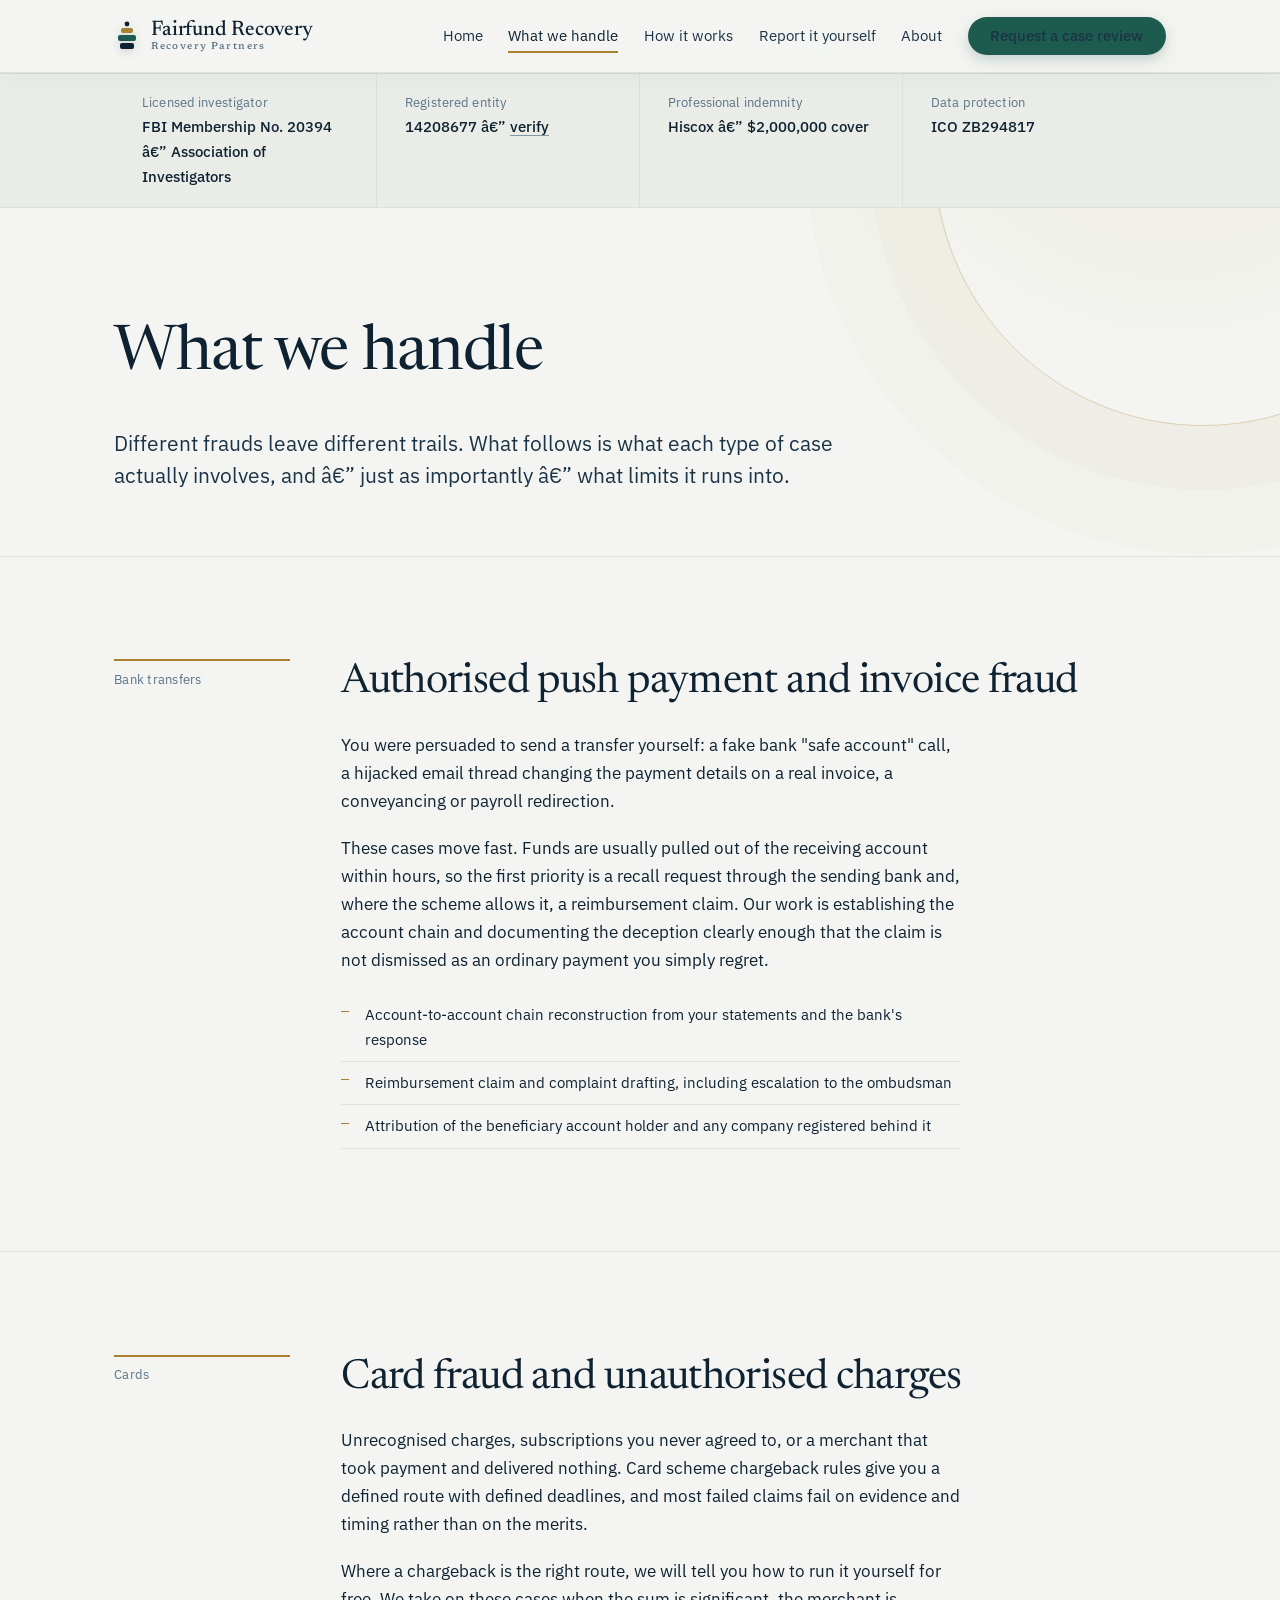
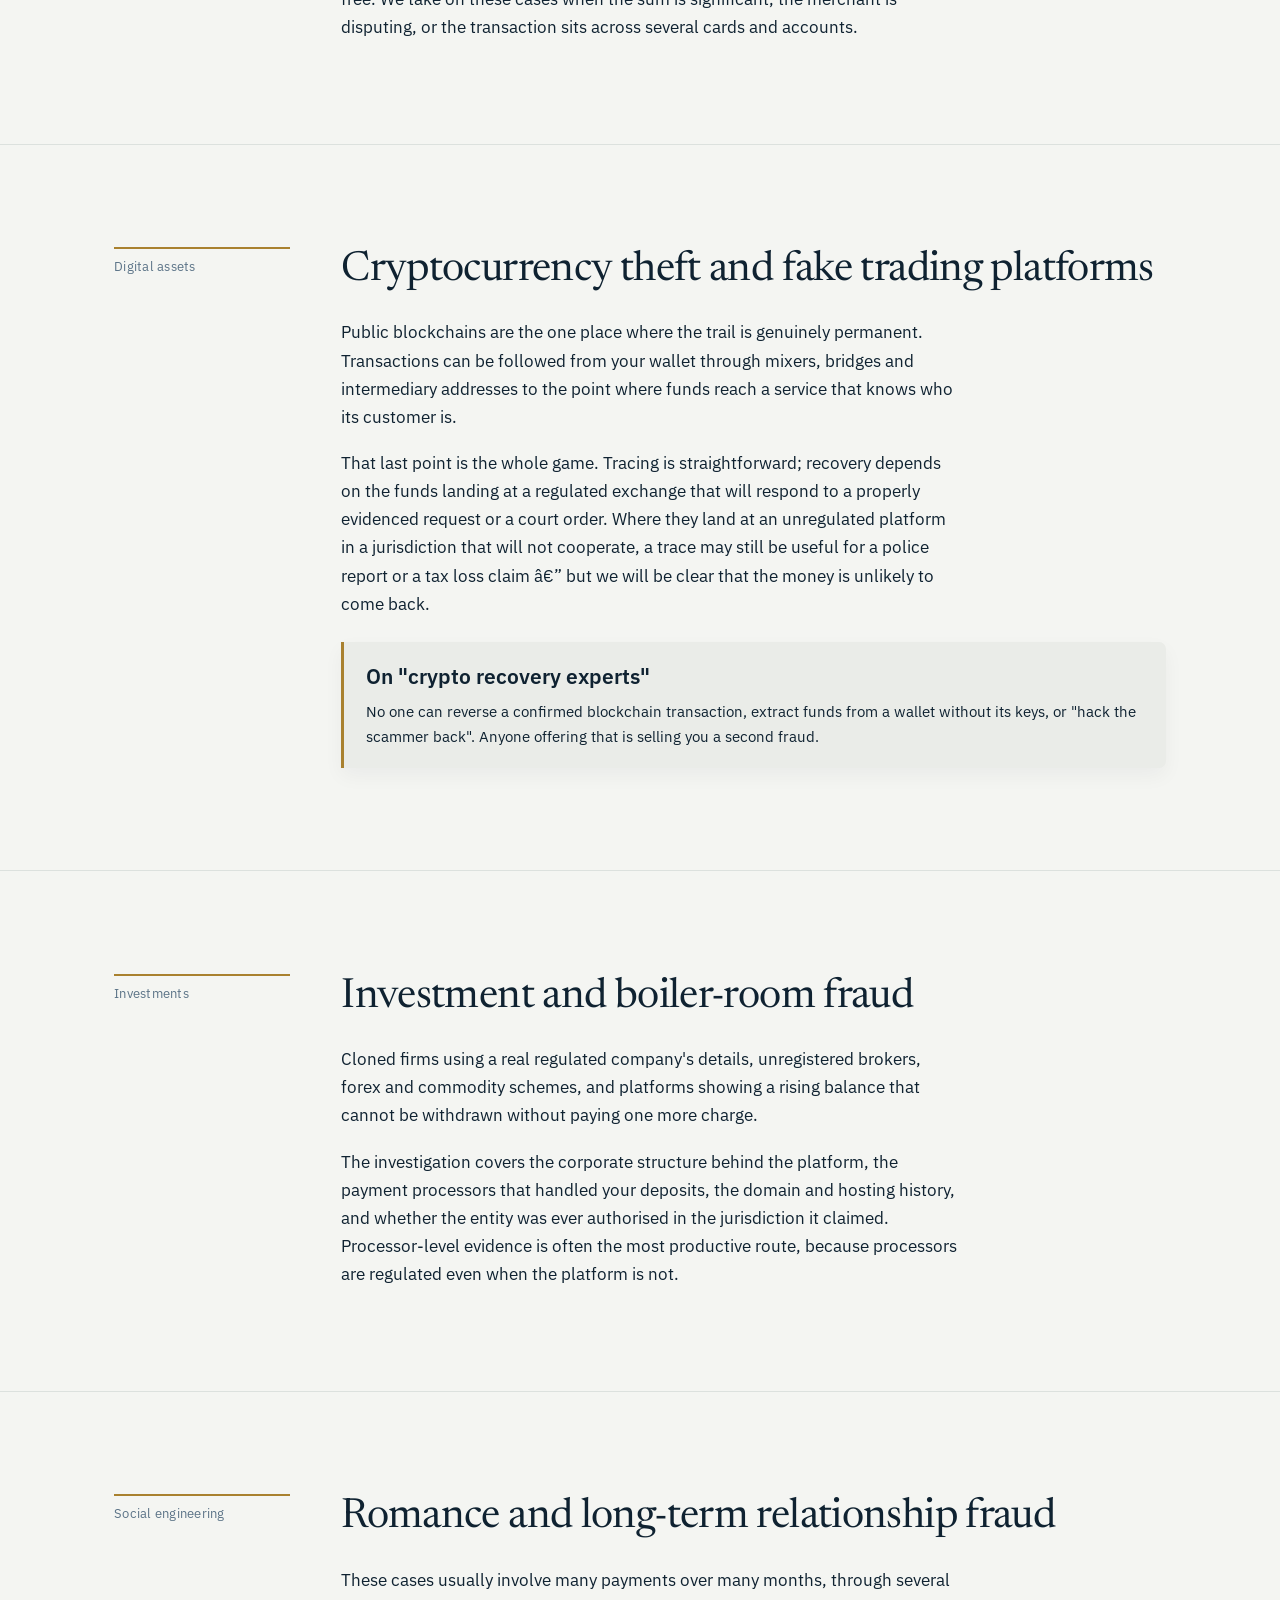
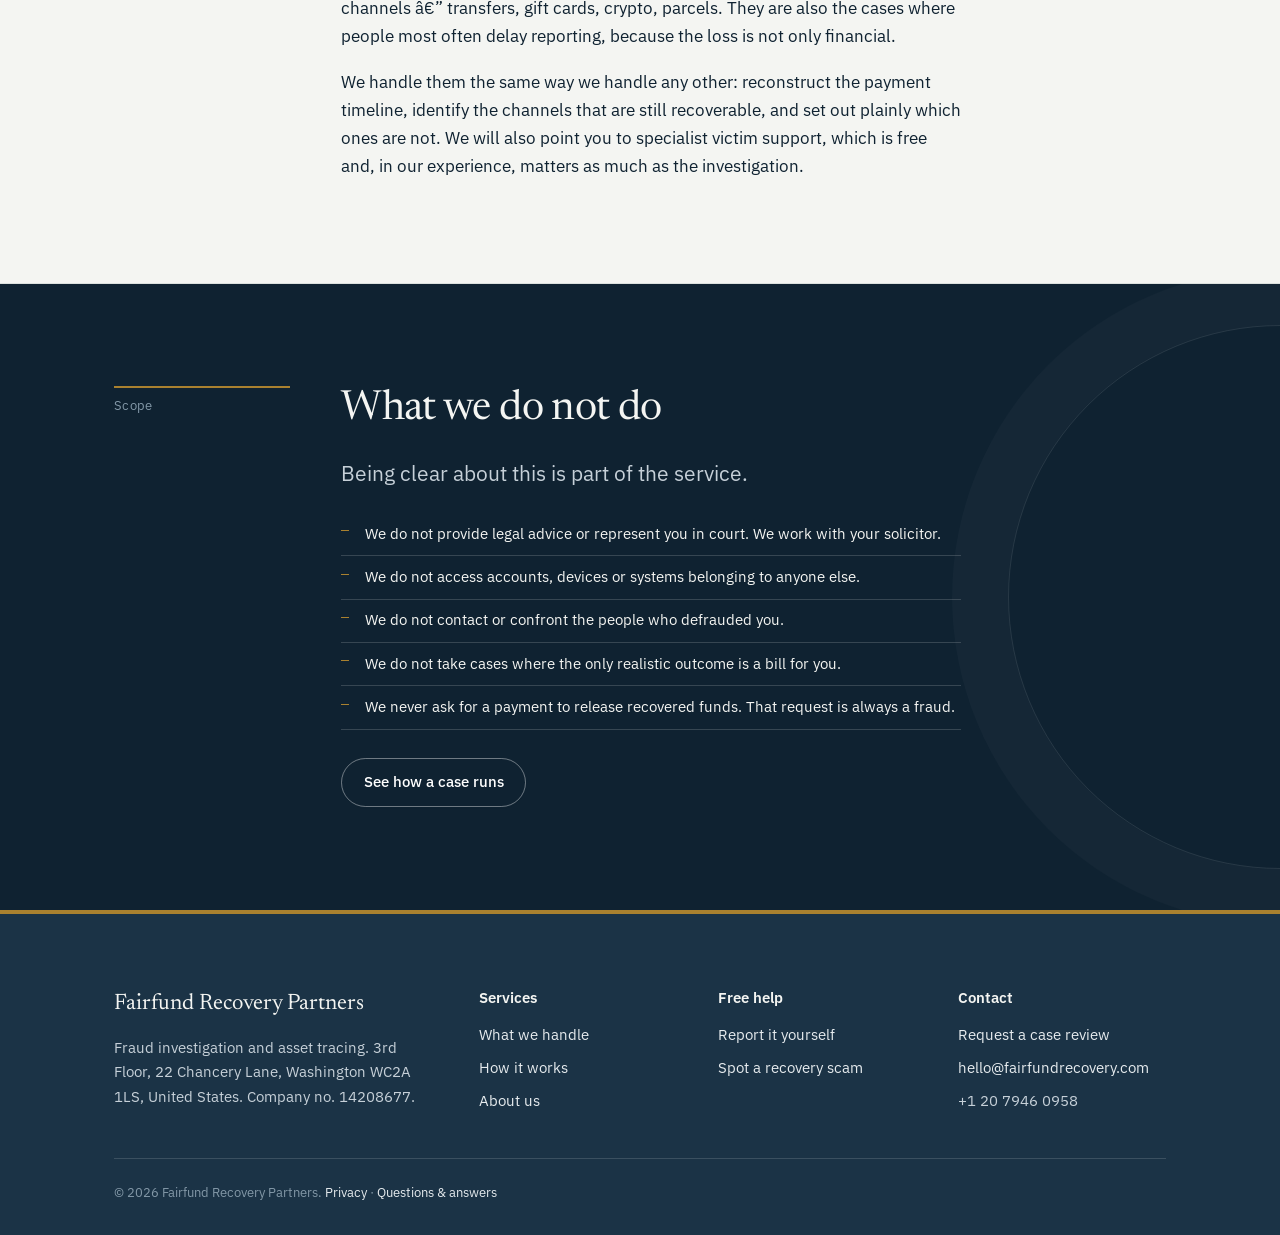
<file: services.html>
﻿<!DOCTYPE html>
<html lang="en">
<head>
<meta charset="utf-8">
<meta name="viewport" content="width=device-width, initial-scale=1">
<title>What we handle â€” Fairfund Recovery Partners</title>
<meta name="description" content="The fraud types Fairfund Recovery Partners investigates: bank transfer and invoice fraud, card fraud, cryptocurrency theft, investment fraud, and romance fraud.">
<link rel="preconnect" href="https://fonts.googleapis.com">
<link rel="preconnect" href="https://fonts.gstatic.com" crossorigin>
<link href="https://fonts.googleapis.com/css2?family=IBM+Plex+Sans:wght@400;500;600&family=Newsreader:opsz,wght@6..72,300;6..72,400;6..72,500&display=swap" rel="stylesheet">
<link rel="stylesheet" href="assets/styles.css">
</head>
<body>
<a class="skip" href="#main">Skip to content</a>

<header class="masthead">
  <div class="wrap masthead__inner">
    <a class="brand" href="index.html">
      <svg class="brand__mark" viewBox="0 0 26 30" aria-hidden="true">
        <rect x="6" y="22" width="14" height="6" rx="2" fill="#0F2231"/>
        <rect x="4"  y="14" width="18" height="6" rx="2" fill="#1E5B4F"/>
        <rect x="7"  y="7"  width="12" height="5" rx="2" fill="#A9812F"/>
        <circle cx="13" cy="3" r="2.4" fill="#0F2231"/>
      </svg>
      <span class="brand__name">Fairfund Recovery<span>Recovery Partners</span></span>
    </a>
    <button class="nav-toggle" type="button" aria-expanded="false" aria-controls="site-nav">Menu</button>
    <nav class="nav" id="site-nav" aria-label="Main">
      <a href="index.html">Home</a>
      <a href="services.html" aria-current="page">What we handle</a>
      <a href="how-it-works.html">How it works</a>
      <a href="resources.html">Report it yourself</a>
      <a href="about.html">About</a>
      <a class="btn btn--solid" href="contact.html">Request a case review</a>
    </nav>
  </div>
</header>

<div class="creds">
  <div class="wrap creds__row">
    <div class="creds__item"><span class="k">Licensed investigator</span><span class="v">FBI Membership No. 20394 â€” Association of Investigators</span></div>
    <div class="creds__item"><span class="k">Registered entity</span><span class="v">14208677 â€” <a href="about.html">verify</a></span></div>
    <div class="creds__item"><span class="k">Professional indemnity</span><span class="v">Hiscox â€” $2,000,000 cover</span></div>
    <div class="creds__item"><span class="k">Data protection</span><span class="v">ICO ZB294817</span></div>
  </div>
</div>

<main id="main">

  <section class="hero">
    <div class="wrap">
      <h1>What we handle</h1>
      <p class="lede">Different frauds leave different trails. What follows is what each type of case actually
        involves, and â€” just as importantly â€” what limits it runs into.</p>
    </div>
  </section>

  <section>
    <div class="wrap docket">
      <p class="docket__aside">Bank transfers</p>
      <div>
        <h2>Authorised push payment and invoice fraud</h2>
        <p>You were persuaded to send a transfer yourself: a fake bank "safe account" call, a hijacked email thread
          changing the payment details on a real invoice, a conveyancing or payroll redirection.</p>
        <p>These cases move fast. Funds are usually pulled out of the receiving account within hours, so the first
          priority is a recall request through the sending bank and, where the scheme allows it, a reimbursement
          claim. Our work is establishing the account chain and documenting the deception clearly enough that the
          claim is not dismissed as an ordinary payment you simply regret.</p>
        <ul class="list-plain" style="margin-top:1.25rem">
          <li>Account-to-account chain reconstruction from your statements and the bank's response</li>
          <li>Reimbursement claim and complaint drafting, including escalation to the ombudsman</li>
          <li>Attribution of the beneficiary account holder and any company registered behind it</li>
        </ul>
      </div>
    </div>
  </section>

  <section>
    <div class="wrap docket">
      <p class="docket__aside">Cards</p>
      <div>
        <h2>Card fraud and unauthorised charges</h2>
        <p>Unrecognised charges, subscriptions you never agreed to, or a merchant that took payment and delivered
          nothing. Card scheme chargeback rules give you a defined route with defined deadlines, and most failed
          claims fail on evidence and timing rather than on the merits.</p>
        <p>Where a chargeback is the right route, we will tell you how to run it yourself for free. We take on these
          cases when the sum is significant, the merchant is disputing, or the transaction sits across several
          cards and accounts.</p>
      </div>
    </div>
  </section>

  <section>
    <div class="wrap docket">
      <p class="docket__aside">Digital assets</p>
      <div>
        <h2>Cryptocurrency theft and fake trading platforms</h2>
        <p>Public blockchains are the one place where the trail is genuinely permanent. Transactions can be followed
          from your wallet through mixers, bridges and intermediary addresses to the point where funds reach a
          service that knows who its customer is.</p>
        <p>That last point is the whole game. Tracing is straightforward; recovery depends on the funds landing at a
          regulated exchange that will respond to a properly evidenced request or a court order. Where they land at
          an unregulated platform in a jurisdiction that will not cooperate, a trace may still be useful for a
          police report or a tax loss claim â€” but we will be clear that the money is unlikely to come back.</p>
        <div class="note" style="margin-top:1.5rem">
          <h4>On "crypto recovery experts"</h4>
          <p>No one can reverse a confirmed blockchain transaction, extract funds from a wallet without its keys,
            or "hack the scammer back". Anyone offering that is selling you a second fraud.</p>
        </div>
      </div>
    </div>
  </section>

  <section>
    <div class="wrap docket">
      <p class="docket__aside">Investments</p>
      <div>
        <h2>Investment and boiler-room fraud</h2>
        <p>Cloned firms using a real regulated company's details, unregistered brokers, forex and commodity schemes,
          and platforms showing a rising balance that cannot be withdrawn without paying one more charge.</p>
        <p>The investigation covers the corporate structure behind the platform, the payment processors that handled
          your deposits, the domain and hosting history, and whether the entity was ever authorised in the
          jurisdiction it claimed. Processor-level evidence is often the most productive route, because processors
          are regulated even when the platform is not.</p>
      </div>
    </div>
  </section>

  <section>
    <div class="wrap docket">
      <p class="docket__aside">Social engineering</p>
      <div>
        <h2>Romance and long-term relationship fraud</h2>
        <p>These cases usually involve many payments over many months, through several channels â€” transfers, gift
          cards, crypto, parcels. They are also the cases where people most often delay reporting, because the loss
          is not only financial.</p>
        <p>We handle them the same way we handle any other: reconstruct the payment timeline, identify the channels
          that are still recoverable, and set out plainly which ones are not. We will also point you to specialist
          victim support, which is free and, in our experience, matters as much as the investigation.</p>
      </div>
    </div>
  </section>

  <section class="band">
    <div class="wrap docket">
      <p class="docket__aside" style="color:var(--slate-lt)">Scope</p>
      <div>
        <h2>What we do not do</h2>
        <p class="lede">Being clear about this is part of the service.</p>
        <ul class="list-plain">
          <li style="border-color:rgba(255,255,255,.16)">We do not provide legal advice or represent you in court. We work with your solicitor.</li>
          <li style="border-color:rgba(255,255,255,.16)">We do not access accounts, devices or systems belonging to anyone else.</li>
          <li style="border-color:rgba(255,255,255,.16)">We do not contact or confront the people who defrauded you.</li>
          <li style="border-color:rgba(255,255,255,.16)">We do not take cases where the only realistic outcome is a bill for you.</li>
          <li style="border-color:rgba(255,255,255,.16)">We never ask for a payment to release recovered funds. That request is always a fraud.</li>
        </ul>
        <div class="btn-row" style="margin-top:1.75rem">
          <a class="btn btn--quiet" href="how-it-works.html">See how a case runs</a>
        </div>
      </div>
    </div>
  </section>

</main>

<footer class="foot">
  <div class="wrap">
    <div class="foot__grid">
      <div>
        <h4>Fairfund Recovery Partners</h4>
        <p style="max-width:34ch">Fraud investigation and asset tracing. 3rd Floor, 22 Chancery Lane, Washington WC2A 1LS, United States. Company no. 14208677.</p>
      </div>
      <div>
        <h4>Services</h4>
        <ul>
          <li><a href="services.html">What we handle</a></li>
          <li><a href="how-it-works.html">How it works</a></li>
          <li><a href="about.html">About us</a></li>
        </ul>
      </div>
      <div>
        <h4>Free help</h4>
        <ul>
          <li><a href="resources.html">Report it yourself</a></li>
          <li><a href="resources.html#recovery-scams">Spot a recovery scam</a></li>
        </ul>
      </div>
      <div>
        <h4>Contact</h4>
        <ul>
          <li><a href="contact.html">Request a case review</a></li>
          <li><a href="mailto:hello@fairfundrecovery.com">hello@fairfundrecovery.com</a></li>
          <li>+1 20 7946 0958</li>
        </ul>
      </div>
    </div>
    <div class="foot__legal">
      <p>© 2026 Fairfund Recovery Partners. <a href="privacy.html">Privacy</a> · <a href="faq.html">Questions &amp; answers</a></p>
    </div>
  </div>
</footer>

<script src="assets/site.js"></script>
</body>
</html>
</file>
<file: assets/styles.css>
/* ============================================================
   Fairfund Recovery Partners — shared stylesheet
   Palette: slate-navy ink, cool paper, pine green, brass hairline
   Type:    Newsreader (display) / IBM Plex Sans (text + UI)
   ============================================================ */

:root {
  --ink:      #0F2231;
  --ink-2:    #1B3346;
  --slate:    #5B7387;
  --slate-lt: #8398A7;
  --paper:    #F4F5F2;
  --paper-2:  #EAECE8;
  --mist:     #DCE1DE;
  --pine:     #1E5B4F;
  --pine-dk:  #133E35;
  --brass:    #A9812F;
  --flag:     #8A2F24;

  --measure: 62ch;
  --gutter: clamp(1.25rem, 5vw, 4rem);
  --rule: 1px solid var(--mist);

  /* modular scale, 1.25 */
  --t-xs:  0.8125rem;
  --t-sm:  0.9375rem;
  --t-base: 1.0625rem;
  --t-md:  clamp(1.15rem, 0.5vw + 1rem, 1.3rem);
  --t-lg:  clamp(1.45rem, 1vw + 1.1rem, 1.8rem);
  --t-xl:  clamp(1.9rem, 2vw + 1.2rem, 2.6rem);
  --t-2xl: clamp(2.4rem, 4vw + 1rem, 3.9rem);

  color-scheme: light;
}

*, *::before, *::after { box-sizing: border-box; }

html { scroll-behavior: smooth; -webkit-text-size-adjust: 100%; }
@media (prefers-reduced-motion: reduce) {
  html { scroll-behavior: auto; }
  *, *::before, *::after { animation-duration: .001ms !important; transition-duration: .001ms !important; }
}

body {
  margin: 0;
  background: var(--paper);
  color: var(--ink);
  font-family: "IBM Plex Sans", ui-sans-serif, system-ui, -apple-system, "Segoe UI", sans-serif;
  font-size: var(--t-base);
  line-height: 1.65;
  -webkit-font-smoothing: antialiased;
}

img, svg { max-width: 100%; display: block; }

h1, h2, h3, .display {
  font-family: "Newsreader", Georgia, "Times New Roman", serif;
  font-weight: 400;
  line-height: 1.12;
  letter-spacing: -0.015em;
  margin: 0 0 .6em;
  text-wrap: balance;
}
h1 { font-size: var(--t-2xl); }
h2 { font-size: var(--t-xl); }
h3 { font-size: var(--t-lg); }
h4 { font-size: var(--t-md); font-weight: 600; margin: 0 0 .5em; }
p  { margin: 0 0 1.1em; max-width: var(--measure); }
p:last-child { margin-bottom: 0; }

a { color: var(--pine); text-underline-offset: 3px; text-decoration-thickness: 1px; }
a:hover { color: var(--pine-dk); }

:focus-visible {
  outline: 2px solid var(--pine);
  outline-offset: 3px;
  border-radius: 2px;
}

.skip {
  position: absolute; left: -9999px; top: 0;
  background: var(--ink); color: var(--paper);
  padding: .75rem 1rem; z-index: 100;
}
.skip:focus { left: 0; }

/* ---------- layout ---------- */

.wrap { width: min(1180px, 100%); margin-inline: auto; padding-inline: var(--gutter); }
.narrow { width: min(760px, 100%); margin-inline: auto; padding-inline: var(--gutter); }

section { padding-block: clamp(3.5rem, 8vw, 6.5rem); }
section + section { border-top: var(--rule); }

/* asymmetric docket grid: a slim marginal column + the content column */
.docket {
  display: grid;
  grid-template-columns: 11rem minmax(0, 1fr);
  gap: clamp(1.5rem, 4vw, 3.5rem);
  align-items: start;
}
.docket__aside {
  font-size: var(--t-xs);
  color: var(--slate);
  letter-spacing: .02em;
  padding-top: .45rem;
  border-top: 2px solid var(--brass);
}
@media (max-width: 760px) {
  .docket { grid-template-columns: 1fr; gap: 1rem; }
}

.stack > * + * { margin-top: 1.1em; }
.lede { font-size: var(--t-md); color: var(--ink-2); line-height: 1.55; }

/* ---------- header ---------- */

.masthead {
  position: sticky; top: 0; z-index: 50;
  background: color-mix(in srgb, var(--paper) 92%, transparent);
  backdrop-filter: saturate(140%) blur(8px);
  border-bottom: var(--rule);
}
.masthead__inner {
  display: flex; align-items: center; justify-content: space-between;
  gap: 1rem; min-height: 4.5rem;
}
.brand { display: flex; align-items: center; gap: .7rem; text-decoration: none; color: var(--ink); }
.brand__mark { width: 26px; height: 30px; flex: none; }
.brand__name {
  font-family: "Newsreader", Georgia, serif;
  font-size: 1.32rem; line-height: 1.1; letter-spacing: -0.01em;
}
.brand__name span { display: block; font-family: inherit; font-size: .62rem; letter-spacing: .14em; color: var(--slate); }

.nav { display: flex; align-items: center; gap: clamp(1rem, 2vw, 1.9rem); }
.nav a {
  font-size: var(--t-sm); color: var(--ink-2); text-decoration: none;
  padding-block: .4rem; border-bottom: 2px solid transparent;
}
.nav a:hover { border-bottom-color: var(--brass); }
.nav a[aria-current="page"] { border-bottom-color: var(--pine); color: var(--ink); }

.nav-toggle {
  display: none; background: none; border: var(--rule); border-radius: 3px;
  padding: .5rem .7rem; font: inherit; font-size: var(--t-sm); color: var(--ink); cursor: pointer;
}

@media (max-width: 940px) {
  .nav-toggle { display: block; }
  .nav {
    position: absolute; inset: 100% 0 auto 0;
    flex-direction: column; align-items: stretch; gap: 0;
    background: var(--paper); border-bottom: var(--rule);
    padding: .5rem var(--gutter) 1.25rem;
  }
  .nav[hidden] { display: none; }
  .nav a { border-bottom: var(--rule); padding-block: .85rem; }
  .nav .btn { margin-top: .9rem; text-align: center; }
}

/* ---------- buttons ---------- */

.btn {
  display: inline-block; font: inherit; font-size: var(--t-sm); font-weight: 500;
  padding: .72rem 1.35rem; border-radius: 3px; cursor: pointer;
  text-decoration: none; border: 1px solid transparent;
  transition: background-color .18s ease, color .18s ease, border-color .18s ease;
}
.btn--solid { background: var(--pine); color: #fff; }
.btn--solid:hover { background: var(--pine-dk); color: #fff; }
.btn--quiet { border-color: var(--slate-lt); color: var(--ink); background: transparent; }
.btn--quiet:hover { border-color: var(--ink); color: var(--ink); background: var(--paper-2); }
.btn-row { display: flex; flex-wrap: wrap; gap: .75rem; align-items: center; }

/* ---------- hero ---------- */

.hero { padding-block: clamp(3.5rem, 9vw, 7rem) clamp(2.5rem, 5vw, 4rem); }
.hero h1 { max-width: 16ch; }
.hero .lede { max-width: 54ch; }
.reveal { opacity: 0; transform: translateY(10px); animation: rise .7s cubic-bezier(.2,.7,.3,1) forwards; }
.reveal:nth-child(2) { animation-delay: .09s; }
.reveal:nth-child(3) { animation-delay: .18s; }
@keyframes rise { to { opacity: 1; transform: none; } }
@media (prefers-reduced-motion: reduce) { .reveal { opacity: 1; transform: none; } }

/* the "first 24 hours" strip — the one bold element on the home page */
.triage {
  border: 1px solid var(--ink);
  background: var(--ink);
  color: var(--paper);
  border-radius: 4px;
  overflow: hidden;
}
.triage__head {
  padding: 1.1rem clamp(1.1rem, 3vw, 1.9rem);
  border-bottom: 1px solid rgba(255,255,255,.16);
  display: flex; flex-wrap: wrap; gap: .5rem 1rem; align-items: baseline; justify-content: space-between;
}
.triage__head h2 { color: var(--paper); font-size: var(--t-lg); margin: 0; }
.triage__head p { color: var(--slate-lt); font-size: var(--t-sm); margin: 0; }
.triage__list { list-style: none; margin: 0; padding: 0; display: grid; grid-template-columns: repeat(3, 1fr); }
.triage__list li {
  padding: clamp(1.1rem, 3vw, 1.9rem);
  border-right: 1px solid rgba(255,255,255,.16);
}
.triage__list li:last-child { border-right: 0; }
.triage__list .n {
  font-family: "Newsreader", Georgia, serif; font-size: 1.5rem; color: var(--brass);
  display: block; line-height: 1; margin-bottom: .5rem;
}
.triage__list h3 { color: var(--paper); font-size: var(--t-base); font-family: inherit; font-weight: 600; margin-bottom: .35rem; }
.triage__list p { color: #C6D0D8; font-size: var(--t-sm); margin: 0; }
.triage__list a { color: #fff; }
@media (max-width: 800px) {
  .triage__list { grid-template-columns: 1fr; }
  .triage__list li { border-right: 0; border-bottom: 1px solid rgba(255,255,255,.16); }
  .triage__list li:last-child { border-bottom: 0; }
}

/* ---------- credentials strip ---------- */

.creds {
  border-top: var(--rule);
  border-bottom: var(--rule);
  background: var(--paper-2);
}
.creds__row {
  display: grid;
  grid-template-columns: repeat(4, 1fr);
  gap: 0;
}
.creds__item {
  padding: 1.1rem clamp(1rem, 2.5vw, 1.75rem);
  border-right: var(--rule);
  display: flex; flex-direction: column; gap: .15rem;
}
.creds__item:last-child { border-right: 0; }
.creds__item .k { font-size: var(--t-xs); color: var(--slate); letter-spacing: .01em; }
.creds__item .v { font-size: var(--t-sm); font-weight: 500; color: var(--ink); }
.creds__item .v a { color: inherit; text-decoration-color: var(--slate-lt); }
@media (max-width: 860px) {
  .creds__row { grid-template-columns: repeat(2, 1fr); }
  .creds__item:nth-child(2) { border-right: 0; }
}
@media (max-width: 520px) {
  .creds__row { grid-template-columns: 1fr; }
  .creds__item { border-right: 0; border-bottom: var(--rule); }
  .creds__item:last-child { border-bottom: 0; }
}

/* ---------- content blocks ---------- */

.cols { display: grid; gap: clamp(1.75rem, 4vw, 3rem); }
.cols--2 { grid-template-columns: repeat(auto-fit, minmax(280px, 1fr)); }
.cols--3 { grid-template-columns: repeat(auto-fit, minmax(255px, 1fr)); }

.entry { border-top: 1px solid var(--ink); padding-top: 1.1rem; }
.entry h3 { font-size: var(--t-md); margin-bottom: .4rem; }
.entry p { font-size: var(--t-sm); color: var(--ink-2); }

/* numbered sequence — only used where content is genuinely a sequence */
.steps { list-style: none; margin: 0; padding: 0; counter-reset: step; }
.steps > li {
  counter-increment: step;
  display: grid; grid-template-columns: 4.5rem minmax(0, 1fr);
  gap: clamp(1rem, 3vw, 2rem);
  padding-block: clamp(1.75rem, 4vw, 2.6rem);
  border-top: var(--rule);
}
.steps > li:last-child { border-bottom: var(--rule); }
.steps > li::before {
  content: counter(step, decimal-leading-zero);
  font-family: "Newsreader", Georgia, serif;
  font-size: 1.9rem; color: var(--brass); line-height: 1;
}
@media (max-width: 620px) {
  .steps > li { grid-template-columns: 1fr; gap: .5rem; }
}

.kv { border-top: var(--rule); margin: 0; }
.kv div { display: grid; grid-template-columns: 13rem minmax(0,1fr); gap: 1rem; padding: 1rem 0; border-bottom: var(--rule); }
.kv dt { color: var(--slate); font-size: var(--t-sm); }
.kv dd { margin: 0; }
@media (max-width: 620px) { .kv div { grid-template-columns: 1fr; gap: .2rem; } }

/* callouts */
.note {
  border-left: 3px solid var(--brass);
  background: var(--paper-2);
  padding: 1.15rem 1.35rem;
  border-radius: 0 3px 3px 0;
  font-size: var(--t-sm);
}
.note--alert { border-left-color: var(--flag); }
.note h4 { margin-bottom: .35rem; }
.note p { max-width: none; }

.band { background: var(--ink); color: var(--paper); }
.band h2 { color: var(--paper); }
.band p { color: #C6D0D8; }
.band a { color: #fff; }
.band .btn--quiet { border-color: rgba(255,255,255,.4); color: #fff; }
.band .btn--quiet:hover { background: rgba(255,255,255,.1); border-color: #fff; }

.tag {
  display: inline-block; font-size: var(--t-xs); color: var(--slate);
  border: var(--rule); border-radius: 999px; padding: .15rem .65rem; margin: 0 .3rem .4rem 0;
}

.list-plain { list-style: none; padding: 0; margin: 0; max-width: var(--measure); }
.list-plain li { padding: .55rem 0 .55rem 1.5rem; border-bottom: var(--rule); position: relative; font-size: var(--t-sm); }
.list-plain li::before {
  content: ""; position: absolute; left: 0; top: 1.15em;
  width: .5rem; height: 1px; background: var(--brass);
}

/* ---------- form ---------- */

.form { display: grid; gap: 1.15rem; max-width: 46rem; }
.field { display: grid; gap: .35rem; }
.field label { font-size: var(--t-sm); font-weight: 500; }
.field .hint { font-size: var(--t-xs); color: var(--slate); }
.field input, .field select, .field textarea {
  font: inherit; font-size: var(--t-sm);
  padding: .7rem .8rem;
  border: 1px solid var(--slate-lt);
  border-radius: 3px;
  background: #fff;
  color: var(--ink);
  width: 100%;
}
.field textarea { min-height: 8.5rem; resize: vertical; }
.field input:focus-visible, .field select:focus-visible, .field textarea:focus-visible { border-color: var(--pine); }
.field--pair { display: grid; grid-template-columns: 1fr 1fr; gap: 1.15rem; }
@media (max-width: 620px) { .field--pair { grid-template-columns: 1fr; } }
.check { display: grid; grid-template-columns: auto 1fr; gap: .65rem; align-items: start; font-size: var(--t-sm); }
.check input { width: 1.05rem; height: 1.05rem; margin-top: .25rem; }
.form-status { font-size: var(--t-sm); padding: .8rem 1rem; border-radius: 3px; background: var(--paper-2); border-left: 3px solid var(--pine); }
.form-status[hidden] { display: none; }

/* ---------- footer ---------- */

.foot { background: var(--ink-2); color: #C6D0D8; padding-block: clamp(3rem, 6vw, 4.5rem) 2rem; font-size: var(--t-sm); }
.foot a { color: #E6EBEE; text-decoration: none; }
.foot a:hover { text-decoration: underline; }
.foot h4 { color: var(--paper); font-size: var(--t-sm); font-weight: 600; margin-bottom: .8rem; }
.foot__grid { display: grid; grid-template-columns: 1.6fr repeat(3, 1fr); gap: 2rem; }
.foot ul { list-style: none; margin: 0; padding: 0; display: grid; gap: .5rem; }
.foot__legal {
  margin-top: 2.75rem; padding-top: 1.5rem;
  border-top: 1px solid rgba(255,255,255,.14);
  font-size: var(--t-xs); color: var(--slate-lt); line-height: 1.6;
}
.foot__legal p { max-width: 90ch; }
@media (max-width: 860px) { .foot__grid { grid-template-columns: 1fr 1fr; } }
@media (max-width: 520px) { .foot__grid { grid-template-columns: 1fr; } }

/* ---------- elevated presentation ---------- */

body {
  background:
    radial-gradient(circle at 92% 0%, rgba(169, 129, 47, .10), transparent 25rem),
    var(--paper);
}

.masthead {
  box-shadow: 0 1px 0 rgba(15, 34, 49, .04), 0 10px 28px rgba(15, 34, 49, .025);
}

.brand__mark { filter: drop-shadow(0 3px 4px rgba(15, 34, 49, .16)); }
.brand__name { font-weight: 500; }

.nav a {
  position: relative;
  border-bottom: 0;
  transition: color .18s ease;
}
.nav a:not(.btn)::after {
  content: "";
  position: absolute;
  right: 0;
  bottom: .1rem;
  left: 0;
  height: 2px;
  background: var(--brass);
  transform: scaleX(0);
  transform-origin: right;
  transition: transform .2s ease;
}
.nav a:not(.btn):hover::after,
.nav a[aria-current="page"]::after { transform: scaleX(1); transform-origin: left; }
.nav a[aria-current="page"] { border-bottom: 0; }

.btn {
  border-radius: 999px;
  box-shadow: 0 1px 1px rgba(15, 34, 49, .08);
  transition: transform .18s ease, box-shadow .18s ease, background-color .18s ease, color .18s ease, border-color .18s ease;
}
.btn:hover { transform: translateY(-2px); box-shadow: 0 7px 16px rgba(15, 34, 49, .14); }
.btn:active { transform: translateY(0); box-shadow: none; }
.btn--solid { box-shadow: 0 5px 13px rgba(30, 91, 79, .22); }

.hero {
  position: relative;
  overflow: hidden;
  isolation: isolate;
}
.hero::before {
  content: "";
  position: absolute;
  z-index: -1;
  width: min(42vw, 38rem);
  aspect-ratio: 1;
  right: -12rem;
  top: -20rem;
  border: 1px solid rgba(169, 129, 47, .32);
  border-radius: 50%;
  box-shadow: 0 0 0 4rem rgba(169, 129, 47, .035), 0 0 0 8rem rgba(169, 129, 47, .025);
}
.hero h1 { text-shadow: 0 1px 0 rgba(255, 255, 255, .7); }
.hero .lede { max-width: 58ch; }

.creds__item { transition: background-color .2s ease; }
.creds__item:hover { background: rgba(255, 255, 255, .46); }

.triage {
  box-shadow: 0 18px 38px rgba(15, 34, 49, .16);
  border-color: rgba(15, 34, 49, .9);
}
.triage__list li { transition: background-color .2s ease; }
.triage__list li:hover { background: rgba(255, 255, 255, .055); }

.entry {
  position: relative;
  padding: 1.25rem 1.25rem 1.2rem;
  border: 1px solid var(--mist);
  border-top: 3px solid var(--ink);
  border-radius: 5px;
  background: rgba(255, 255, 255, .48);
  box-shadow: 0 2px 0 rgba(15, 34, 49, .02);
  transition: transform .2s ease, border-color .2s ease, box-shadow .2s ease;
}
.entry:hover {
  transform: translateY(-4px);
  border-top-color: var(--pine);
  box-shadow: 0 13px 26px rgba(15, 34, 49, .09);
}
.entry h3 { color: var(--ink); }

.note {
  box-shadow: 0 8px 20px rgba(15, 34, 49, .045);
  border-radius: 0 7px 7px 0;
}
.tag { background: rgba(255, 255, 255, .5); }

.kv div { transition: background-color .18s ease; }
.kv div:hover { background: rgba(255, 255, 255, .5); }
.kv dt { padding-left: .75rem; border-left: 2px solid var(--brass); }

.steps > li { transition: background-color .18s ease; }
.steps > li:hover { background: rgba(255, 255, 255, .42); }
.steps > li::before { padding-left: .75rem; }

.field input, .field select, .field textarea {
  box-shadow: inset 0 1px 2px rgba(15, 34, 49, .035);
  transition: border-color .18s ease, box-shadow .18s ease, background-color .18s ease;
}
.field input:hover, .field select:hover, .field textarea:hover { border-color: var(--slate); }
.field input:focus, .field select:focus, .field textarea:focus {
  outline: 0;
  border-color: var(--pine);
  box-shadow: 0 0 0 4px rgba(30, 91, 79, .12);
}

.band { position: relative; overflow: hidden; }
.band::after {
  content: "";
  position: absolute;
  width: 34rem;
  height: 34rem;
  right: -17rem;
  top: 50%;
  transform: translateY(-50%);
  border: 1px solid rgba(255, 255, 255, .10);
  border-radius: 50%;
  box-shadow: 0 0 0 3.5rem rgba(255, 255, 255, .025);
}
.band .wrap { position: relative; z-index: 1; }

.foot { border-top: 4px solid var(--brass); }
.foot__grid > div:first-child h4 {
  font-family: "Newsreader", Georgia, serif;
  font-size: 1.4rem;
  font-weight: 400;
}

@media (max-width: 940px) {
  .nav a:not(.btn)::after { display: none; }
  .nav a:hover { background: var(--paper-2); }
}

@media (max-width: 620px) {
  .entry { padding: 1.1rem; }
  .hero::before { right: -16rem; }
}

/* ---------- content-rich pages ---------- */
.eyebrow {
  display: flex;
  align-items: center;
  gap: .55rem;
  margin-bottom: .85rem;
  color: var(--pine);
  font-size: var(--t-xs);
  font-weight: 600;
  letter-spacing: .12em;
  text-transform: uppercase;
}
.eyebrow::before { content: ""; width: 1.75rem; height: 1px; background: var(--brass); }
.insight-section { background: linear-gradient(135deg, rgba(220, 225, 222, .62), rgba(244, 245, 242, .25)); }
.insight-grid { display: grid; grid-template-columns: repeat(3, 1fr); gap: 1rem; margin-top: 2.25rem; }
.insight-grid article { padding: 1.4rem; border: 1px solid rgba(91, 115, 135, .22); border-radius: 7px; background: rgba(255, 255, 255, .55); }
.insight-grid h3 { font-size: var(--t-md); margin: .8rem 0 .45rem; }
.insight-grid p { margin: 0; color: var(--ink-2); font-size: var(--t-sm); }
.insight-icon { display: inline-grid; place-items: center; width: 2.2rem; height: 2.2rem; border-radius: 50%; background: var(--pine); color: white; font-family: "Newsreader", Georgia, serif; font-size: .92rem; }
.text-link { display: inline-flex; align-items: center; gap: .45rem; font-size: var(--t-sm); font-weight: 600; text-decoration: none; }
.text-link span { font-size: 1.1rem; transition: transform .18s ease; }
.text-link:hover span { transform: translateX(3px); }
.faq-list { border-top: var(--rule); }
.faq-list details { border-bottom: var(--rule); padding: 1.2rem 0; }
.faq-list summary { display: flex; align-items: center; justify-content: space-between; gap: 1rem; cursor: pointer; color: var(--ink); font-family: "Newsreader", Georgia, serif; font-size: var(--t-lg); line-height: 1.25; list-style: none; }
.faq-list summary::-webkit-details-marker { display: none; }
.faq-list summary::after { content: "+"; flex: 0 0 auto; color: var(--pine); font-family: "IBM Plex Sans", sans-serif; font-size: 1.45rem; font-weight: 400; }
.faq-list details[open] summary::after { content: "-"; }
.faq-list details p { margin: .9rem 2.5rem .05rem 0; color: var(--ink-2); }
@media (max-width: 760px) { .insight-grid { grid-template-columns: 1fr; } }
</file>
